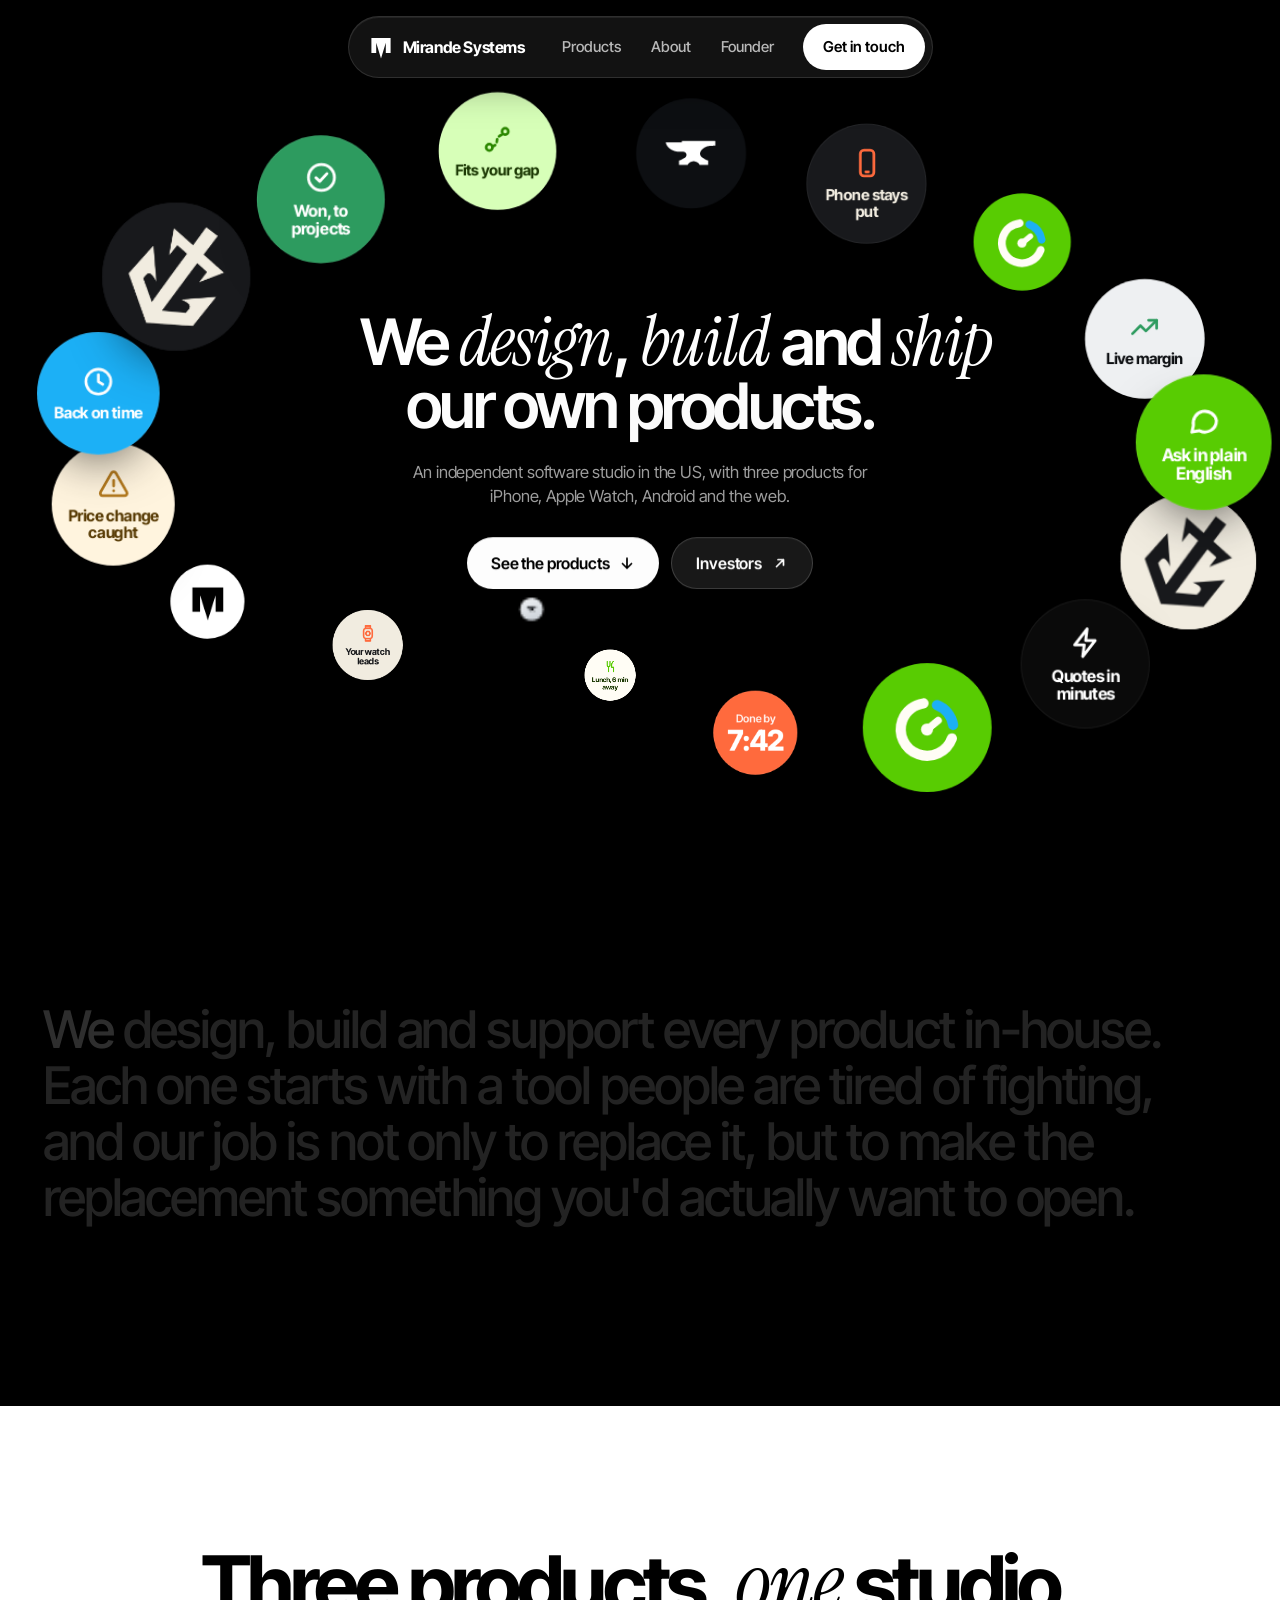
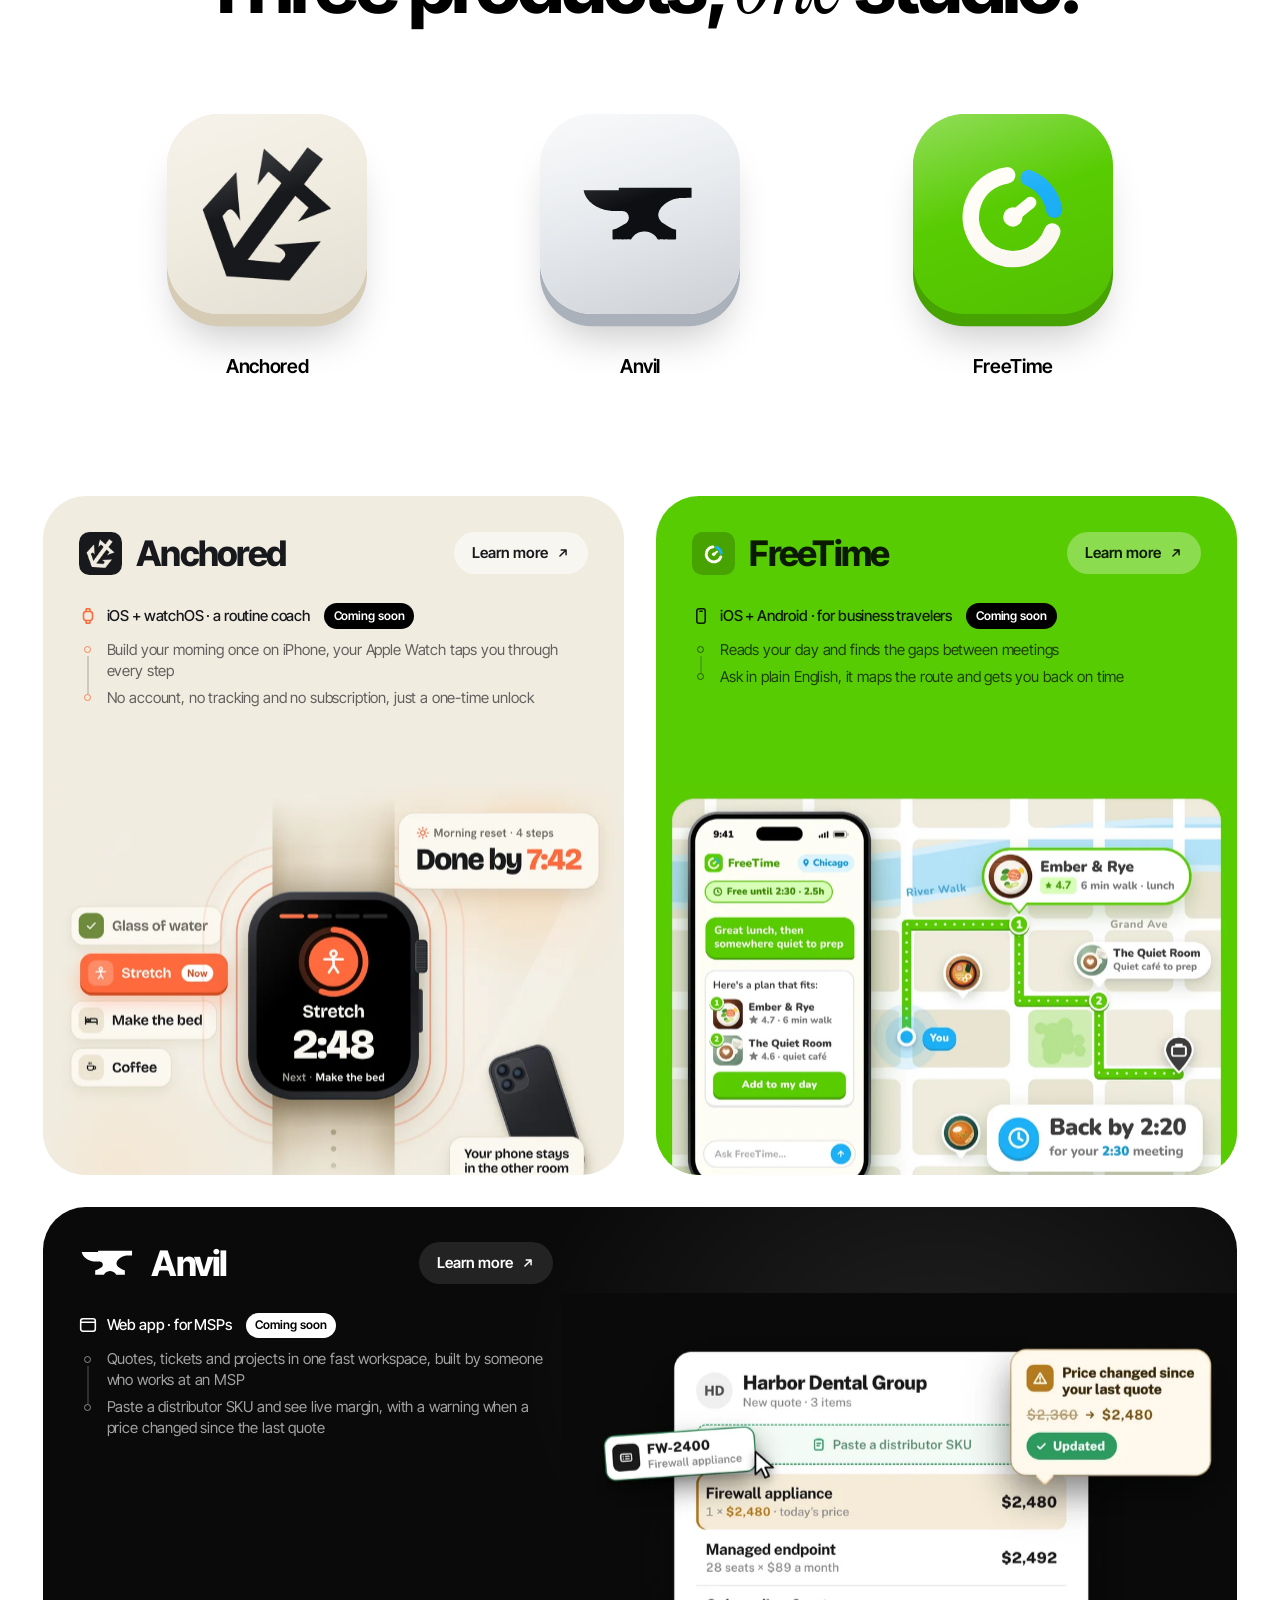
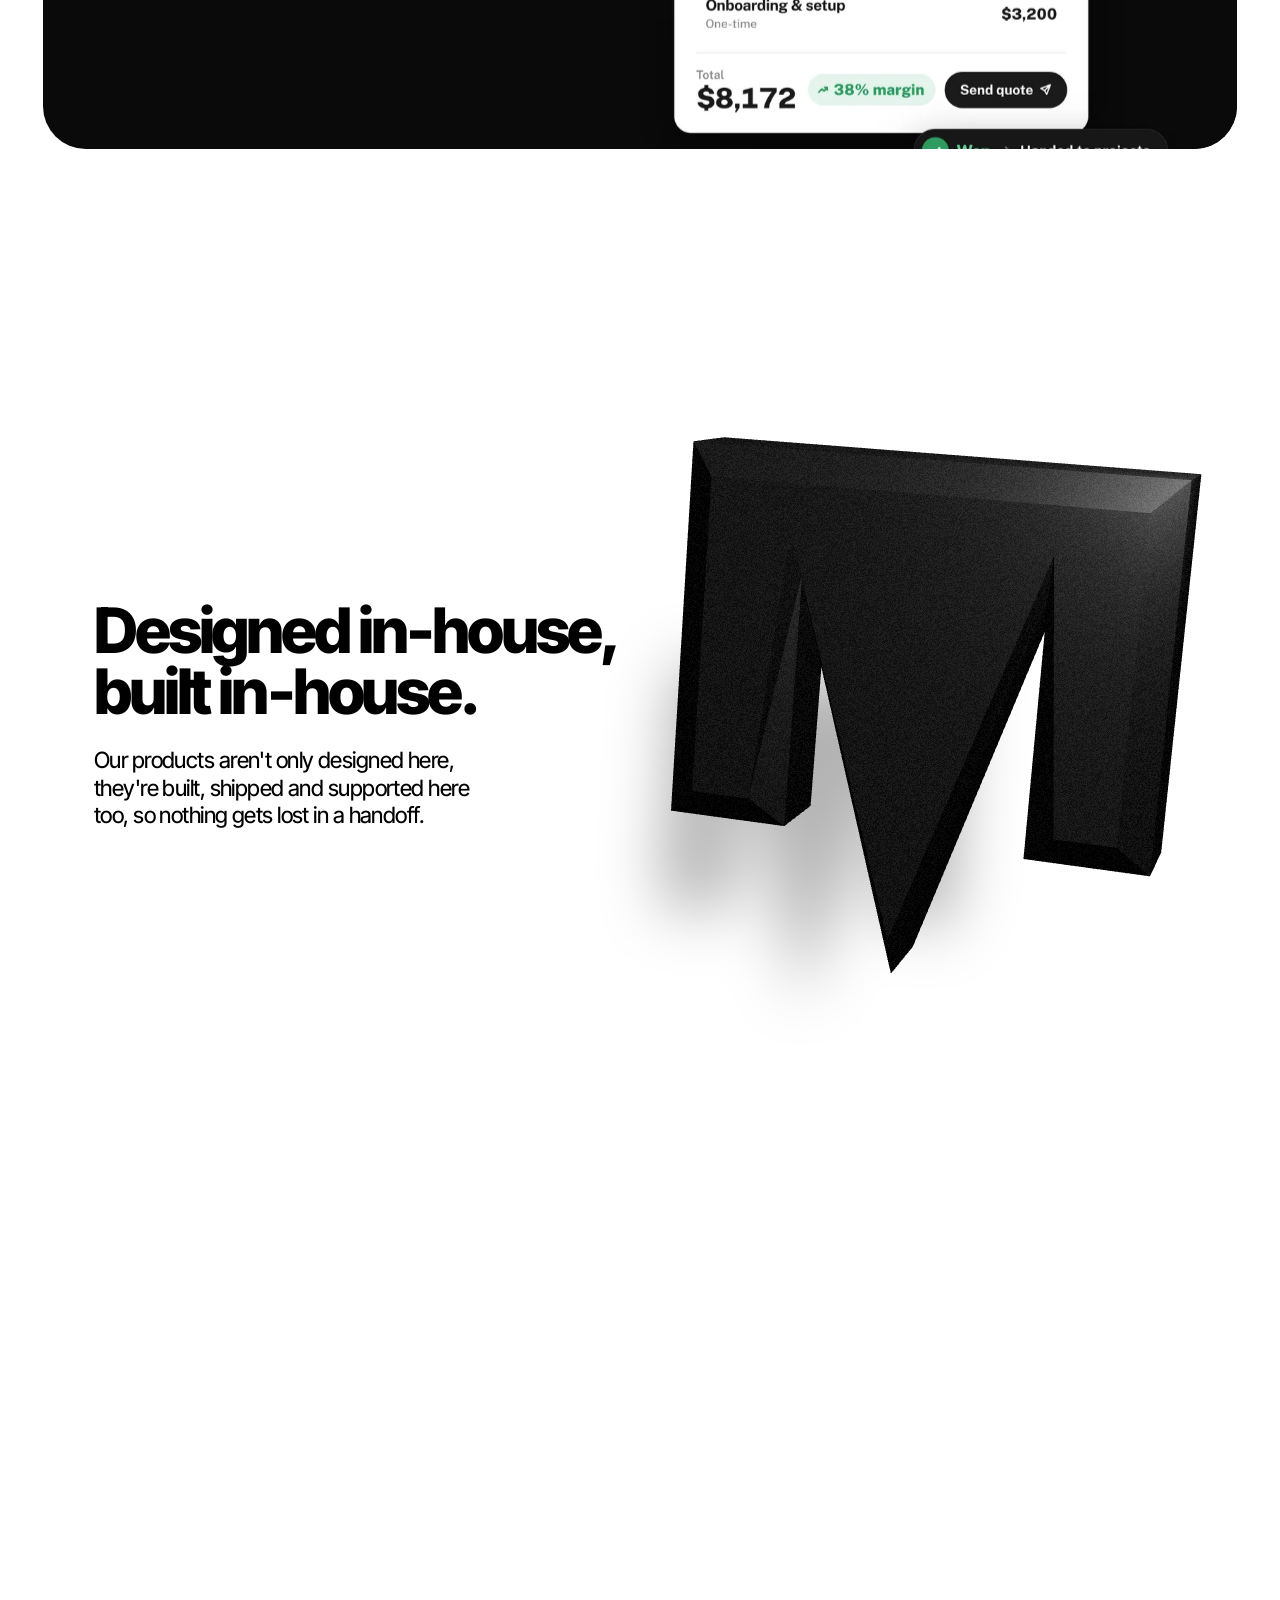
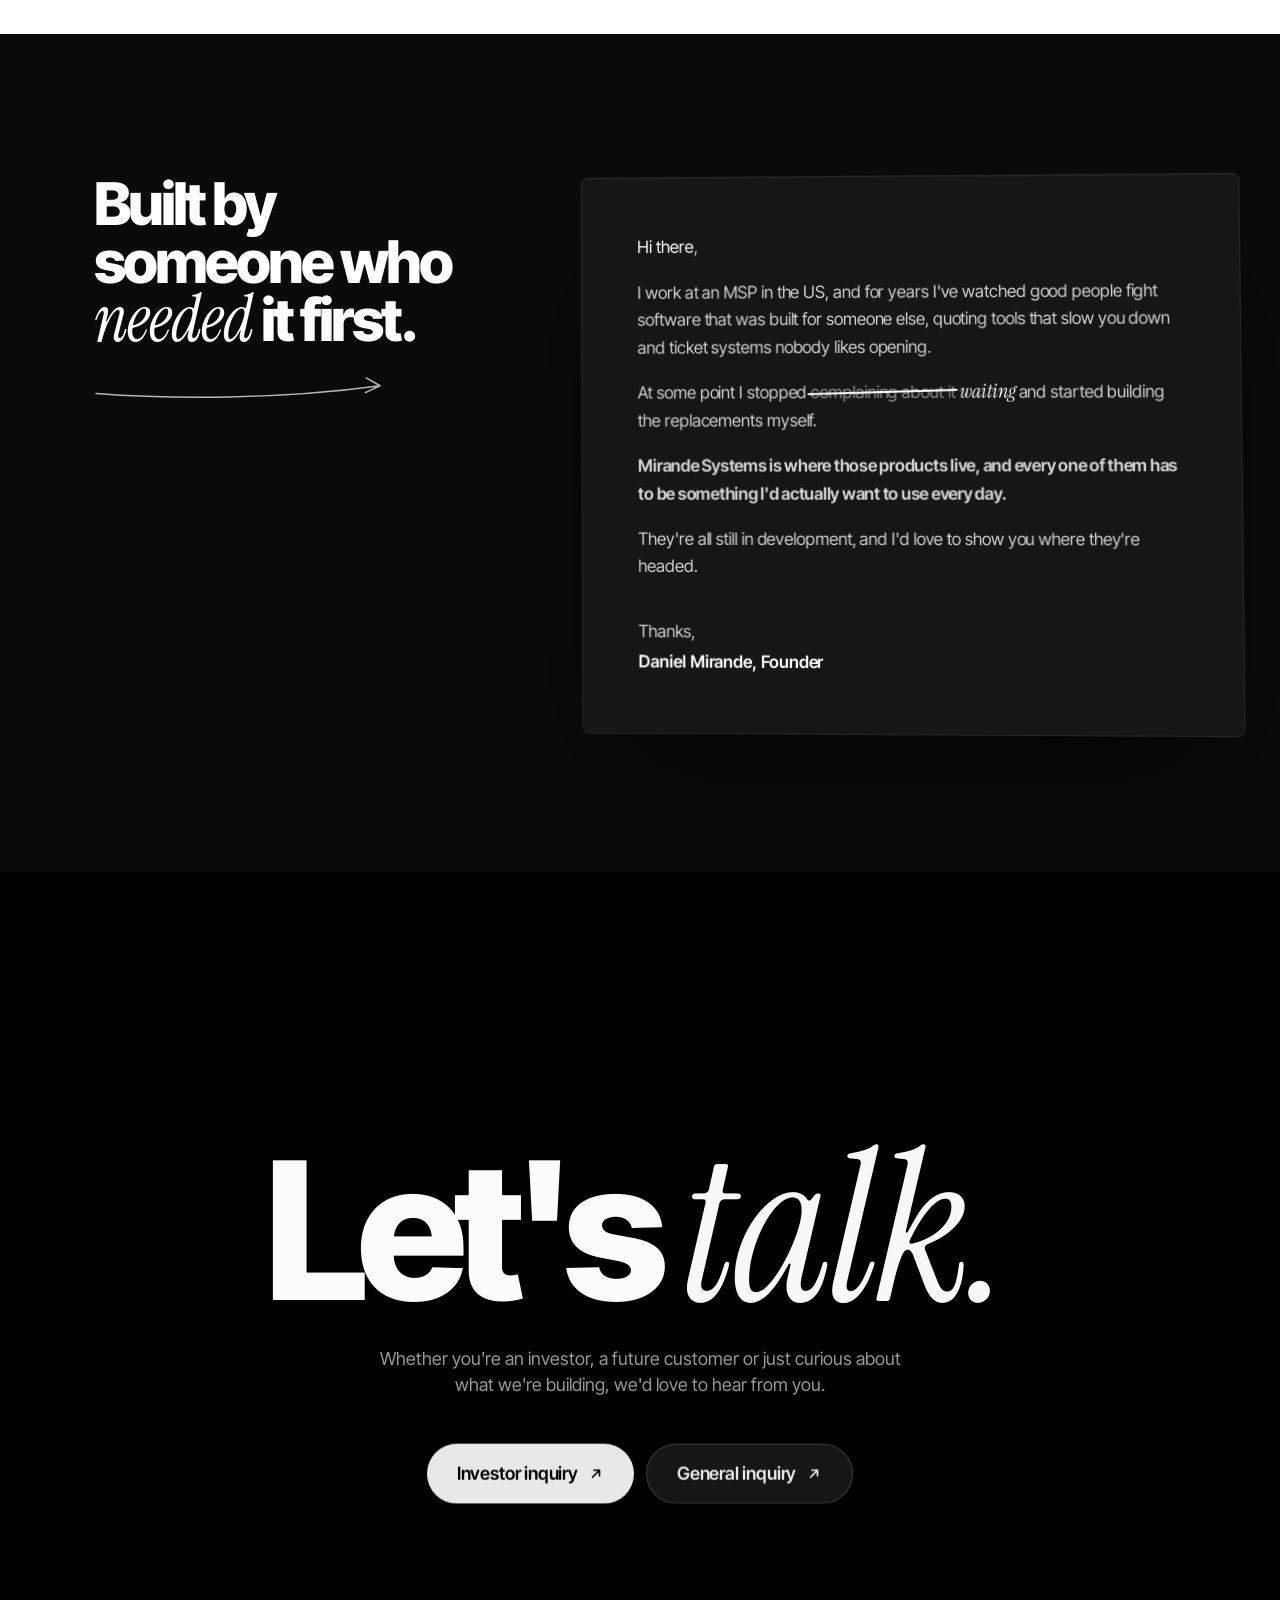
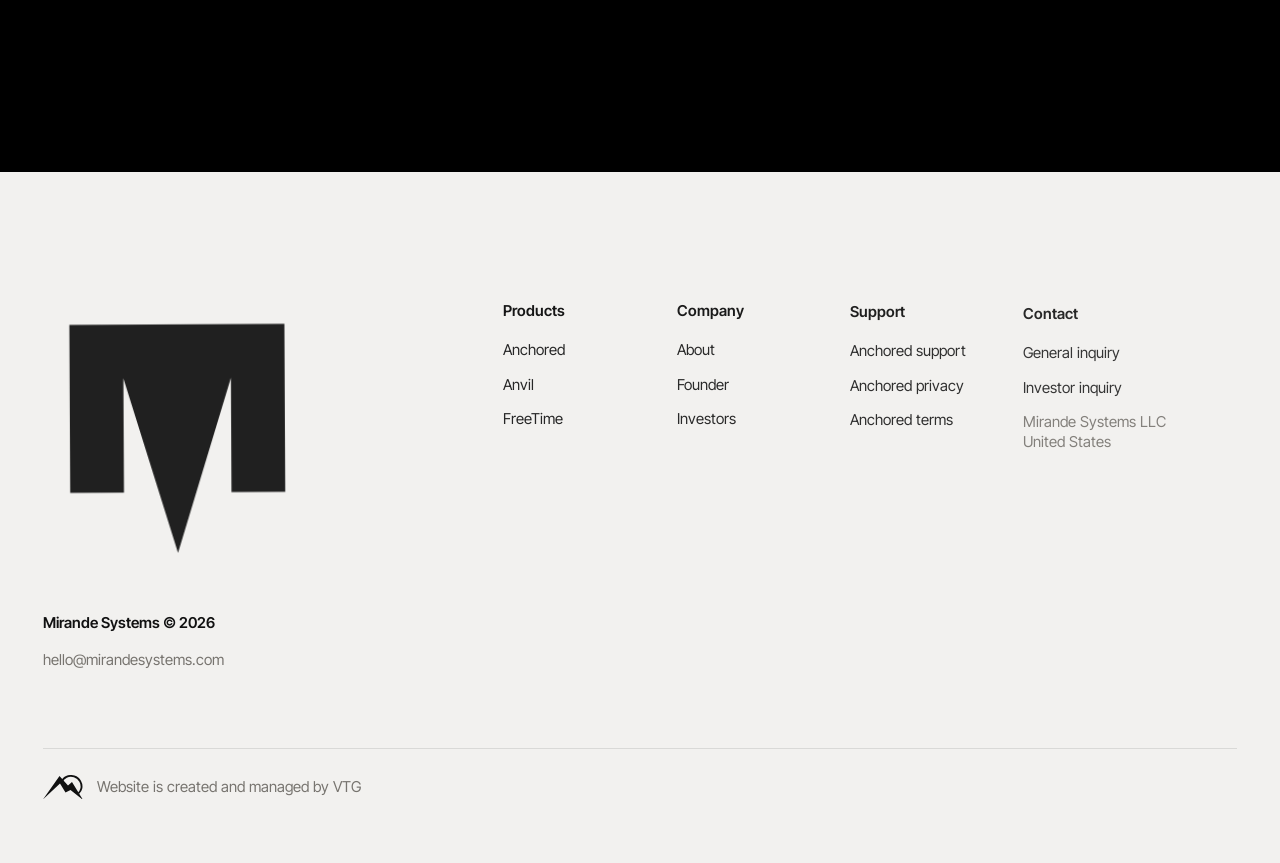
<file: index.html>
<!DOCTYPE html>
<html lang="en">
<head>
<meta charset="UTF-8">
<meta name="viewport" content="width=device-width, initial-scale=1, viewport-fit=cover">
<title>Mirande Systems · Independent software studio</title>
<meta name="description" content="Mirande Systems is an independent software studio in the US. We design, build and ship our own products: Anchored, Anvil and FreeTime.">
<meta name="theme-color" content="#000000">
<link rel="canonical" href="https://www.mirandesystems.com/">
<meta property="og:type" content="website">
<meta property="og:site_name" content="Mirande Systems">
<meta property="og:title" content="Mirande Systems · We design, build and ship our own products">
<meta property="og:description" content="An independent software studio in the US, with three products for iPhone, Apple Watch, Android and the web: Anchored, Anvil and FreeTime.">
<meta property="og:url" content="https://www.mirandesystems.com/">
<meta property="og:image" content="https://www.mirandesystems.com/assets/site/img/og-image.png">
<meta property="og:image:width" content="1200">
<meta property="og:image:height" content="630">
<meta name="twitter:card" content="summary_large_image">
<link rel="icon" href="/assets/site/img/m.svg" type="image/svg+xml">
<link rel="apple-touch-icon" href="/assets/site/img/apple-touch-icon.png">
<link rel="preconnect" href="https://fonts.googleapis.com">
<link rel="preconnect" href="https://fonts.gstatic.com" crossorigin>
<link href="https://fonts.googleapis.com/css2?family=Inter+Tight:ital,wght@0,300..900;1,300..900&family=Instrument+Serif:ital@0;1&display=swap" rel="stylesheet">
<link rel="stylesheet" href="/assets/site/site.css">
<link rel="modulepreload" href="/assets/site/js/main.js">
<link rel="modulepreload" href="/assets/site/js/orbit.js">
<link rel="modulepreload" href="/assets/site/js/m3d.js">
<link rel="modulepreload" href="/assets/site/lib/three-m3d.js">
<script>
  // decide on the preloader before first paint (skip on reduced motion, repeat visits, ?nopre)
  (function () {
    var q = location.search, d = document.documentElement;
    var reduce = window.matchMedia('(prefers-reduced-motion: reduce)').matches;
    var seen = false; try { seen = sessionStorage.getItem('ms-pre') === '1'; } catch (e) {}
    var pre = !reduce && q.indexOf('nopre') < 0 && (!seen || q.indexOf('pre') > -1 && q.indexOf('nopre') < 0);
    d.classList.add(pre ? 'has-pre' : 'no-pre');
    if (reduce) d.classList.add('reduce');
    else { d.classList.add('js-intro'); setTimeout(function () { d.classList.remove('js-intro'); }, 5000); }
    d.classList.add('hero-orbit');
  })();
</script>
</head>
<body>

<svg width="0" height="0" style="position:absolute" aria-hidden="true" focusable="false">
  <defs>
    <symbol id="i-m" viewBox="0 0 200 200"><path d="M 20 25 L 180 25 L 180 150 L 140 150 L 140 65 L 100 195 L 60 65 L 60 150 L 20 150 Z" fill="currentColor"/></symbol>
    <symbol id="i-arrow" viewBox="0 0 16 16"><path d="M4.5 11.5l7-7M6 4.5h5.5V10" fill="none" stroke="currentColor" stroke-width="1.7" stroke-linecap="round" stroke-linejoin="round"/></symbol>
    <symbol id="i-down" viewBox="0 0 16 16"><path d="M8 3v10M3.5 8.5L8 13l4.5-4.5" fill="none" stroke="currentColor" stroke-width="1.7" stroke-linecap="round" stroke-linejoin="round"/></symbol>
    <symbol id="i-watch" viewBox="0 0 16 16"><g fill="none" stroke="currentColor" stroke-width="1.4" stroke-linejoin="round"><rect x="4" y="4" width="8" height="8" rx="2.4"/><path d="M6 4l.5-2.5h3L10 4M6 12l.5 2.5h3L10 12"/></g></symbol>
    <symbol id="i-phone" viewBox="0 0 16 16"><g fill="none" stroke="currentColor" stroke-width="1.4"><rect x="4.25" y="1.5" width="7.5" height="13" rx="2"/><path d="M7 3.7h2" stroke-linecap="round"/></g></symbol>
    <symbol id="i-web" viewBox="0 0 16 16"><g fill="none" stroke="currentColor" stroke-width="1.4"><rect x="1.5" y="2.5" width="13" height="11" rx="2"/><path d="M1.5 5.5h13"/></g></symbol>
    <symbol id="i-shield" viewBox="0 0 16 16"><path d="M8 1.6l5.2 2v4c0 3.2-2.2 5.6-5.2 6.8C5 13.2 2.8 10.8 2.8 7.6v-4z" fill="none" stroke="currentColor" stroke-width="1.4" stroke-linejoin="round"/></symbol>
    <symbol id="i-flow" viewBox="0 0 16 16"><g fill="none" stroke="currentColor" stroke-width="1.4" stroke-linecap="round"><circle cx="3.5" cy="4" r="1.8"/><circle cx="12.5" cy="12" r="1.8"/><path d="M5.3 4h3.2a2 2 0 012 2v4"/></g></symbol>
    <symbol id="i-tag" viewBox="0 0 16 16"><g fill="none" stroke="currentColor" stroke-width="1.4" stroke-linejoin="round"><path d="M8.6 1.8h5.6v5.6L7.6 14 2 8.4z"/><circle cx="11.3" cy="4.7" r="1"/></g></symbol>
    <symbol id="i-pin" viewBox="0 0 16 16"><g fill="none" stroke="currentColor" stroke-width="1.4"><path d="M8 14.5s4.6-4.3 4.6-8a4.6 4.6 0 10-9.2 0c0 3.7 4.6 8 4.6 8z"/><circle cx="8" cy="6.5" r="1.7"/></g></symbol>
    <symbol id="i-gap" viewBox="0 0 16 16"><g fill="none" stroke="currentColor" stroke-width="1.4" stroke-linecap="round"><path d="M13.2 5.2A5.8 5.8 0 108 2.2"/><path d="M8 5v3l2 1.4"/></g></symbol>
    <symbol id="i-lock" viewBox="0 0 16 16"><g fill="none" stroke="currentColor" stroke-width="1.4"><rect x="3" y="7" width="10" height="7.5" rx="1.8"/><path d="M5.3 7V5.2a2.7 2.7 0 015.4 0V7"/></g></symbol>
    <symbol id="i-ft" viewBox="0 0 100 100">
      <circle cx="50" cy="52" r="27" fill="none" stroke="#FFFDF5" stroke-width="10.5" stroke-linecap="round" stroke-dasharray="114 200" transform="rotate(20 50 52)"/>
      <circle cx="50" cy="52" r="27" fill="none" stroke="#1CB0F6" stroke-width="10.5" stroke-linecap="round" stroke-dasharray="27.3 200" transform="rotate(292 50 52)"/>
      <path d="M50 52L61.4 42.8" stroke="#FFFDF5" stroke-width="7.5" stroke-linecap="round"/>
      <circle cx="50" cy="52" r="6.2" fill="#FFFDF5"/>
    </symbol>
  </defs>
</svg>

<!-- 0 · preloader (dot matrix) -->
<div class="pre" id="pre" aria-hidden="true"><canvas id="pre-canvas"></canvas></div>

<!-- 1 · floating glass pill nav -->
<header class="nav" id="nav">
  <div class="nav__pill">
    <a class="nav__brand" href="#top" aria-label="Mirande Systems, back to top">
      <svg class="nav__m" aria-hidden="true"><use href="#i-m"/></svg>
      <span>Mirande Systems</span>
    </a>
    <nav class="nav__links" aria-label="Primary">
      <a href="#products">Products</a>
      <a href="#about">About</a>
      <a href="#founder">Founder</a>
    </nav>
    <a class="nav__cta" href="#contact">Get in touch</a>
  </div>
</header>

<main id="top">

  <!-- 2 · hero -->
  <section class="hero" data-theme="dark" aria-labelledby="hero-title">
    <div class="hero__copy">
      <h1 class="hero__title" id="hero-title">
        <span class="line">We <em>design</em>, <em>build</em> and <em>ship</em></span>
        <span class="line">our own products.</span>
      </h1>
      <p class="hero__sub">An independent software studio in the US, with three products for iPhone, Apple&nbsp;Watch, Android and the&nbsp;web.</p>
      <div class="hero__ctas">
        <a class="pill pill--solid" href="#products">See the products <svg aria-hidden="true"><use href="#i-down"/></svg></a>
        <a class="pill pill--glass" href="mailto:hello@mirandesystems.com?subject=Investor%20inquiry">Investors <svg aria-hidden="true"><use href="#i-arrow"/></svg></a>
      </div>
    </div>

    <!-- Tiny-style orbit (drag to spin) -->
    <div class="orbit" id="orbit" aria-hidden="true">
      <div class="orbit__ring" id="orbit-ring"></div>
    </div>

    <ul class="sr-only">
      <li>Anchored, a routine coach for iPhone and Apple Watch</li>
      <li>Anvil, a quoting, ticketing and project workspace for MSPs</li>
      <li>FreeTime, an AI companion for business travelers on iOS and Android</li>
    </ul>
  </section>

  <!-- 4 · blur-reveal statement -->
  <section class="statement" id="about" data-theme="dark" aria-label="About the studio">
    <p class="statement__text" id="statement-text">We design, build and support every product in-house. Each one starts with a tool people are tired of fighting, and our job is not only to replace it, but to make the replacement something you'd actually want to open.</p>
  </section>

  <!-- 5 · products -->
  <section class="products" id="products" data-theme="light" aria-labelledby="products-title">
    <h2 class="products__title" id="products-title">Three products, <em>one</em> studio.</h2>

    <div class="apps">
      <button class="app" type="button" data-target="#p-anchored" aria-label="Anchored, jump to product">
        <span class="app__tile app__tile--anchored"><span class="app__face"><img src="/assets/site/img/anchored-icon.png" alt=""></span></span>
        <span class="app__name">Anchored</span>
      </button>
      <button class="app" type="button" data-target="#p-anvil" aria-label="Anvil, jump to product">
        <span class="app__tile app__tile--anvil"><span class="app__face"><span class="anvil-mark"></span></span></span>
        <span class="app__name">Anvil</span>
      </button>
      <button class="app" type="button" data-target="#p-freetime" aria-label="FreeTime, jump to product">
        <span class="app__tile app__tile--freetime"><span class="app__face"><svg><use href="#i-ft"/></svg></span></span>
        <span class="app__name">FreeTime</span>
      </button>
    </div>

    <div class="cards">
      <article class="pcard pcard--anchored" id="p-anchored">
        <header class="pcard__head">
          <h3 class="pcard__brand"><img src="/assets/site/img/anchored-icon-dark.png" alt="" class="pcard__icon">Anchored</h3>
          <a class="pcard__more" href="/anchored/">Learn more <svg aria-hidden="true"><use href="#i-arrow"/></svg></a>
        </header>
        <p class="pcard__meta"><svg aria-hidden="true"><use href="#i-watch"/></svg>iOS + watchOS · a routine coach <span class="pcard__tag">Coming soon</span></p>
        <ul class="pcard__facts">
          <li>Build your morning once on iPhone, your Apple&nbsp;Watch taps you through every step</li>
          <li>No account, no tracking and no subscription, just a one-time unlock</li>
        </ul>
        <div class="pcard__media">
          <figure class="pcard__visual">
            <picture>
              <source media="(max-width: 700px)" srcset="/assets/site/visuals/anchored-square-640.webp 640w, /assets/site/visuals/anchored-square-1200.webp 1200w" sizes="92vw" type="image/webp" width="1200" height="1200">
              <img src="/assets/site/visuals/anchored-card-1600.webp" srcset="/assets/site/visuals/anchored-card-960.webp 960w, /assets/site/visuals/anchored-card-1600.webp 1600w, /assets/site/visuals/anchored-card-2400.webp 2400w" sizes="(max-width: 1100px) 92vw, min(46vw, 650px)" width="1600" height="1200" alt="Anchored: your Apple Watch walks you through a four-step morning routine while your phone stays in the other room, done by 7:42" fetchpriority="low" decoding="async">
            </picture>
          </figure>
        </div>
      </article>

      <article class="pcard pcard--freetime" id="p-freetime">
        <header class="pcard__head">
          <h3 class="pcard__brand"><svg class="pcard__icon" aria-hidden="true"><use href="#i-ft"/></svg>FreeTime</h3>
          <a class="pcard__more" href="/freetime/">Learn more <svg aria-hidden="true"><use href="#i-arrow"/></svg></a>
        </header>
        <p class="pcard__meta"><svg aria-hidden="true"><use href="#i-phone"/></svg>iOS + Android · for business travelers <span class="pcard__tag">Coming soon</span></p>
        <ul class="pcard__facts">
          <li>Reads your day and finds the gaps between meetings</li>
          <li>Ask in plain English, it maps the route and gets you back on time</li>
        </ul>
        <div class="pcard__media">
          <figure class="pcard__visual">
            <picture>
              <source media="(max-width: 700px)" srcset="/assets/site/visuals/freetime-square-640.webp 640w, /assets/site/visuals/freetime-square-1200.webp 1200w" sizes="92vw" type="image/webp" width="1200" height="1200">
              <img src="/assets/site/visuals/freetime-card-1600.webp" srcset="/assets/site/visuals/freetime-card-960.webp 960w, /assets/site/visuals/freetime-card-1600.webp 1600w, /assets/site/visuals/freetime-card-2400.webp 2400w" sizes="(max-width: 1100px) 92vw, min(46vw, 650px)" width="1600" height="1200" alt="FreeTime: in an unfamiliar city with a free gap until 2:30, it finds a good lunch spot six minutes away and a quiet café to prep, maps the walk and gets you back in time" fetchpriority="low" decoding="async">
            </picture>
          </figure>
        </div>
      </article>

      <article class="pcard pcard--anvil pcard--wide" id="p-anvil">
        <div class="pcard__col">
          <header class="pcard__head">
            <h3 class="pcard__brand"><span class="anvil-mark pcard__icon"></span>Anvil</h3>
            <a class="pcard__more" href="/anvil/">Learn more <svg aria-hidden="true"><use href="#i-arrow"/></svg></a>
          </header>
          <p class="pcard__meta"><svg aria-hidden="true"><use href="#i-web"/></svg>Web app · for MSPs <span class="pcard__tag">Coming soon</span></p>
          <ul class="pcard__facts">
            <li>Quotes, tickets and projects in one fast workspace, built by someone who works at an MSP</li>
            <li>Paste a distributor SKU and see live margin, with a warning when a price changed since the last quote</li>
          </ul>
        </div>
        <div class="pcard__media">
          <figure class="pcard__visual">
            <picture>
              <source media="(max-width: 700px)" srcset="/assets/site/visuals/anvil-square-640.webp 640w, /assets/site/visuals/anvil-square-1200.webp 1200w" sizes="92vw" type="image/webp" width="1200" height="1200">
              <img src="/assets/site/visuals/anvil-card-1600.webp" srcset="/assets/site/visuals/anvil-card-960.webp 960w, /assets/site/visuals/anvil-card-1600.webp 1600w, /assets/site/visuals/anvil-card-2400.webp 2400w" sizes="(max-width: 1100px) 92vw, min(56vw, 790px)" width="1600" height="1200" alt="Anvil: paste a distributor SKU into a quote, see the margin, get warned that a price changed since your last quote, send it, and hand the won deal to projects" fetchpriority="low" decoding="async">
            </picture>
          </figure>
        </div>
      </article>
    </div>
  </section>

  <!-- 6 · giant 3D M -->
  <section class="mshow" id="mshow" data-theme="light" aria-labelledby="mshow-title">
    <div class="mshow__sticky">
      <canvas class="mshow__canvas" id="m-canvas" aria-hidden="true"></canvas>
      <div class="mshow__copy">
        <h2 class="mshow__title" id="mshow-title"><span>Designed in&#8209;house,</span><span>built in&#8209;house.</span></h2>
        <p class="mshow__body">Our products aren't only designed here, they're built, shipped and supported here too, so nothing gets lost in a handoff.</p>
      </div>
    </div>
  </section>

  <!-- 9 · founder letter -->
  <section class="founder" id="founder" data-theme="dark" aria-labelledby="founder-title">
    <div class="founder__side">
      <h2 class="founder__title" id="founder-title">Built by someone who <em>needed</em> it first.</h2>
      <svg class="founder__arrow" viewBox="0 0 300 30" aria-hidden="true"><path d="M2 20C80 26 190 26 292 12M278 4l14 8-15 7" fill="none" stroke="currentColor" stroke-width="1.6" stroke-linecap="round" stroke-linejoin="round"/></svg>
    </div>
    <article class="letter" id="letter">
      <p class="letter__hi">Hi there,</p>
      <p>I work at an MSP in the US, and for years I've watched good people fight software that was built for someone else, quoting tools that slow you down and ticket systems nobody likes opening.</p>
      <p>At some point I stopped <s class="letter__strike"><span>complaining about it</span></s> <span class="letter__edit">waiting for someone else to fix it</span> and started building the replacements myself.</p>
      <p class="letter__hl"><mark>Mirande Systems is where those products live, and every one of them has to be something I'd actually want to use every day.</mark></p>
      <p>They're all still in development, and I'd love to show you where they're headed.</p>
      <div class="letter__sign">
        <p>Thanks,</p>
        <p class="letter__name">Daniel Mirande, Founder</p>
      </div>
    </article>
  </section>

  <!-- 10 · contact + footer -->
  <section class="contact" id="contact" data-theme="dark" aria-labelledby="contact-title">
    <canvas class="stars" id="stars" aria-hidden="true"></canvas>
    <div class="contact__inner">
      <h2 class="contact__title" id="contact-title">Let's <em>talk.</em></h2>
      <p class="contact__sub">Whether you're an investor, a future customer or just curious about what we're building, we'd love to hear from you.</p>
      <div class="contact__ctas">
        <a class="pill pill--solid pill--lg" href="mailto:hello@mirandesystems.com?subject=Investor%20inquiry">Investor inquiry <svg aria-hidden="true"><use href="#i-arrow"/></svg></a>
        <a class="pill pill--glass pill--lg" href="mailto:hello@mirandesystems.com">General inquiry <svg aria-hidden="true"><use href="#i-arrow"/></svg></a>
      </div>
    </div>
  </section>

  <footer class="foot" data-theme="light">
    <div class="foot__inner">
      <div class="foot__brand">
        <a class="foot__logo" href="#top" aria-label="Mirande Systems, back to top"><svg viewBox="0 0 200 200" aria-hidden="true"><use href="#i-m"/></svg></a>
        <div class="foot__legal">
          <p class="foot__copy">Mirande Systems &copy; 2026</p>
          <a href="mailto:hello@mirandesystems.com">hello@mirandesystems.com</a>
        </div>
      </div>
      <nav class="foot__cols" aria-label="Footer">
        <div class="foot__col">
          <p class="foot__h">Products</p>
          <a href="/anchored/">Anchored</a>
          <a href="/anvil/">Anvil</a>
          <a href="/freetime/">FreeTime</a>
        </div>
        <div class="foot__col">
          <p class="foot__h">Company</p>
          <a href="#about">About</a>
          <a href="#founder">Founder</a>
          <a href="mailto:hello@mirandesystems.com?subject=Investor%20inquiry">Investors</a>
        </div>
        <div class="foot__col">
          <p class="foot__h">Support</p>
          <a href="/anchored/support/">Anchored support</a>
          <a href="/anchored/privacy/">Anchored privacy</a>
          <a href="/anchored/terms/">Anchored terms</a>
        </div>
        <div class="foot__col">
          <p class="foot__h">Contact</p>
          <a href="mailto:hello@mirandesystems.com">General inquiry</a>
          <a href="mailto:hello@mirandesystems.com?subject=Investor%20inquiry">Investor inquiry</a>
          <p class="foot__note">Mirande Systems LLC<br>United States</p>
        </div>
      </nav>
    </div>
    <a class="foot__credit" href="https://usevantagetech.com" target="_blank" rel="noopener">
      <svg viewBox="217.345 212.675 316.602 197.112" aria-hidden="true"><path fill="currentColor" d="M217.345 405.829L347.943 219.825L415.221 295.018L446.881 267.316L533.947 409.787L435.009 330.636L395.434 350.424L351.901 279.188Z"/><path fill="none" stroke="currentColor" stroke-width="15" d="M364.549 270.615C376.457 231.719 421.130 210.910 464.327 224.135C508.800 237.751 528.167 284.053 520.981 318.509C517.100 337.122 505.980 349.839 499.166 356.376"/></svg>
      <span>Website is created and managed by VTG</span>
    </a>
  </footer>
</main>


<script src="/assets/site/lib/gsap.min.js"></script>
<script src="/assets/site/lib/ScrollTrigger.min.js"></script>
<script src="/assets/site/lib/SplitText.min.js"></script>
<script type="module" src="/assets/site/js/main.js"></script>
</body>
</html>
</file>
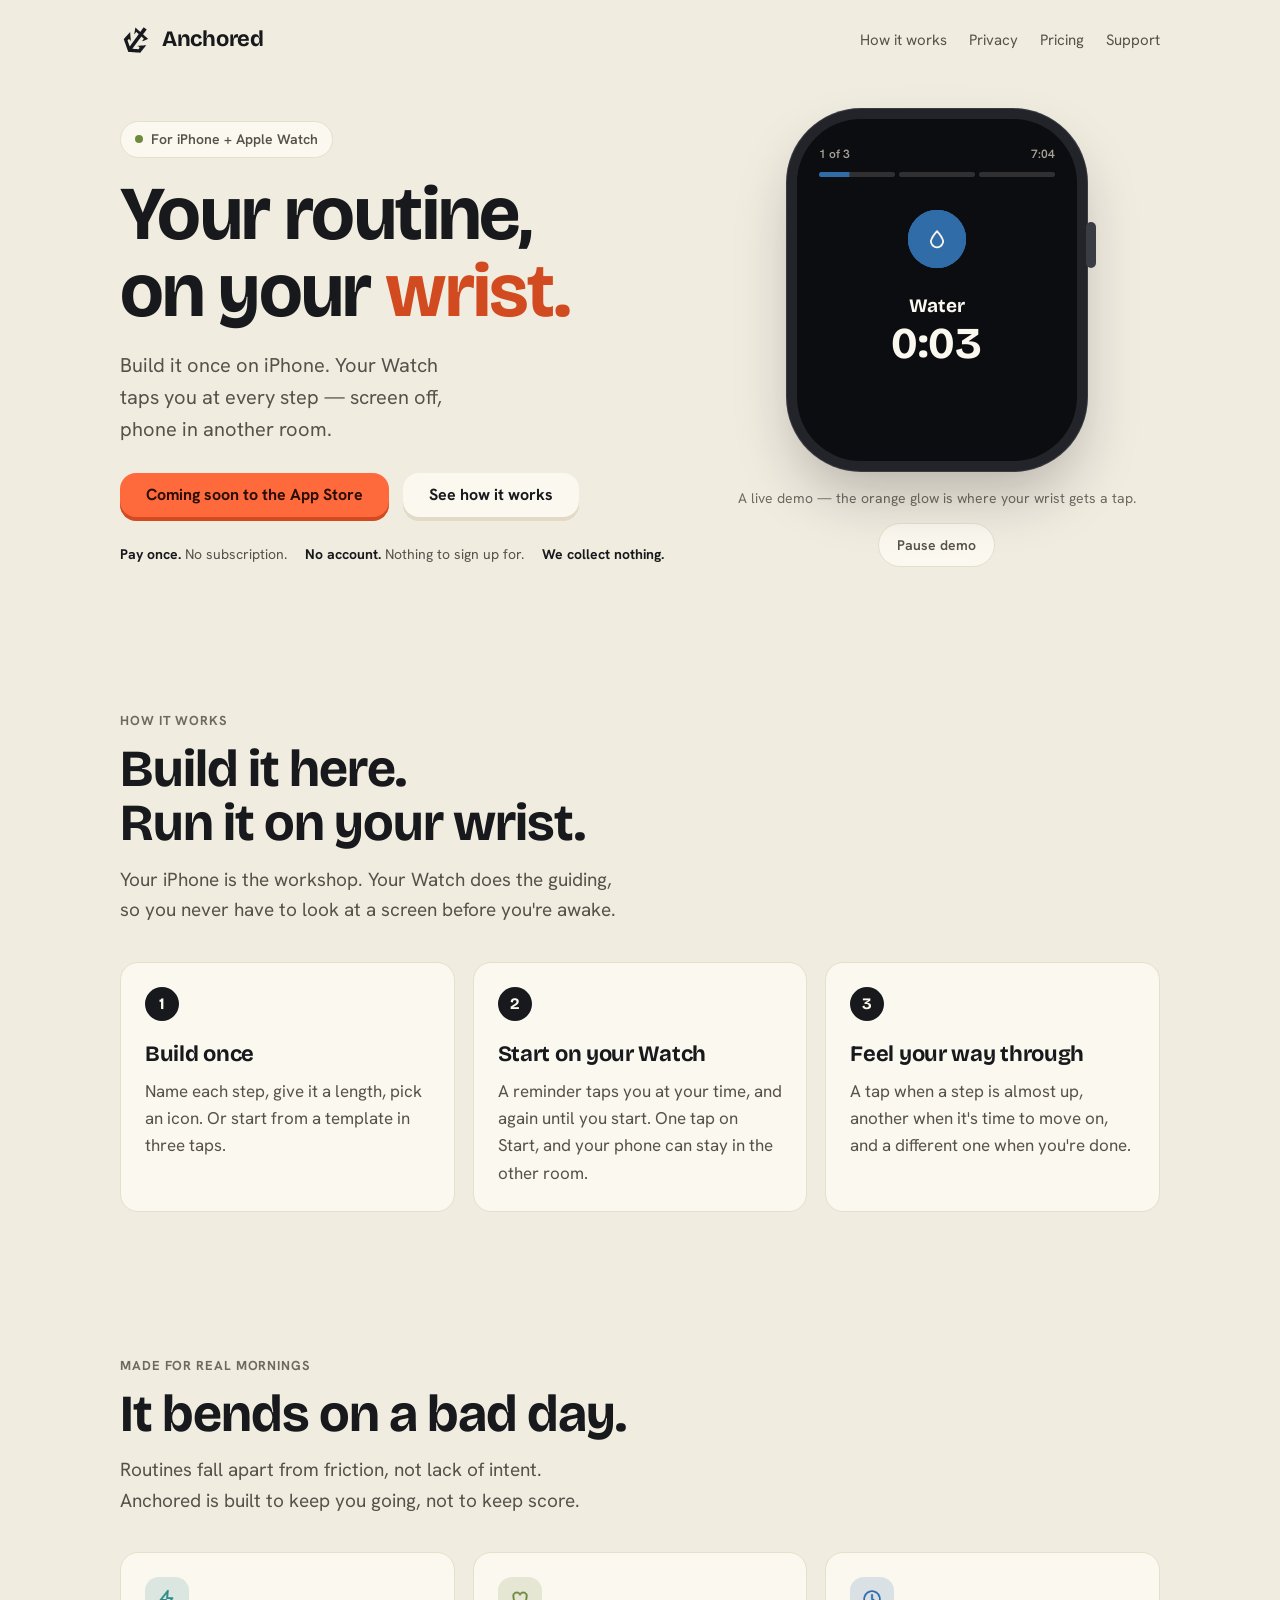
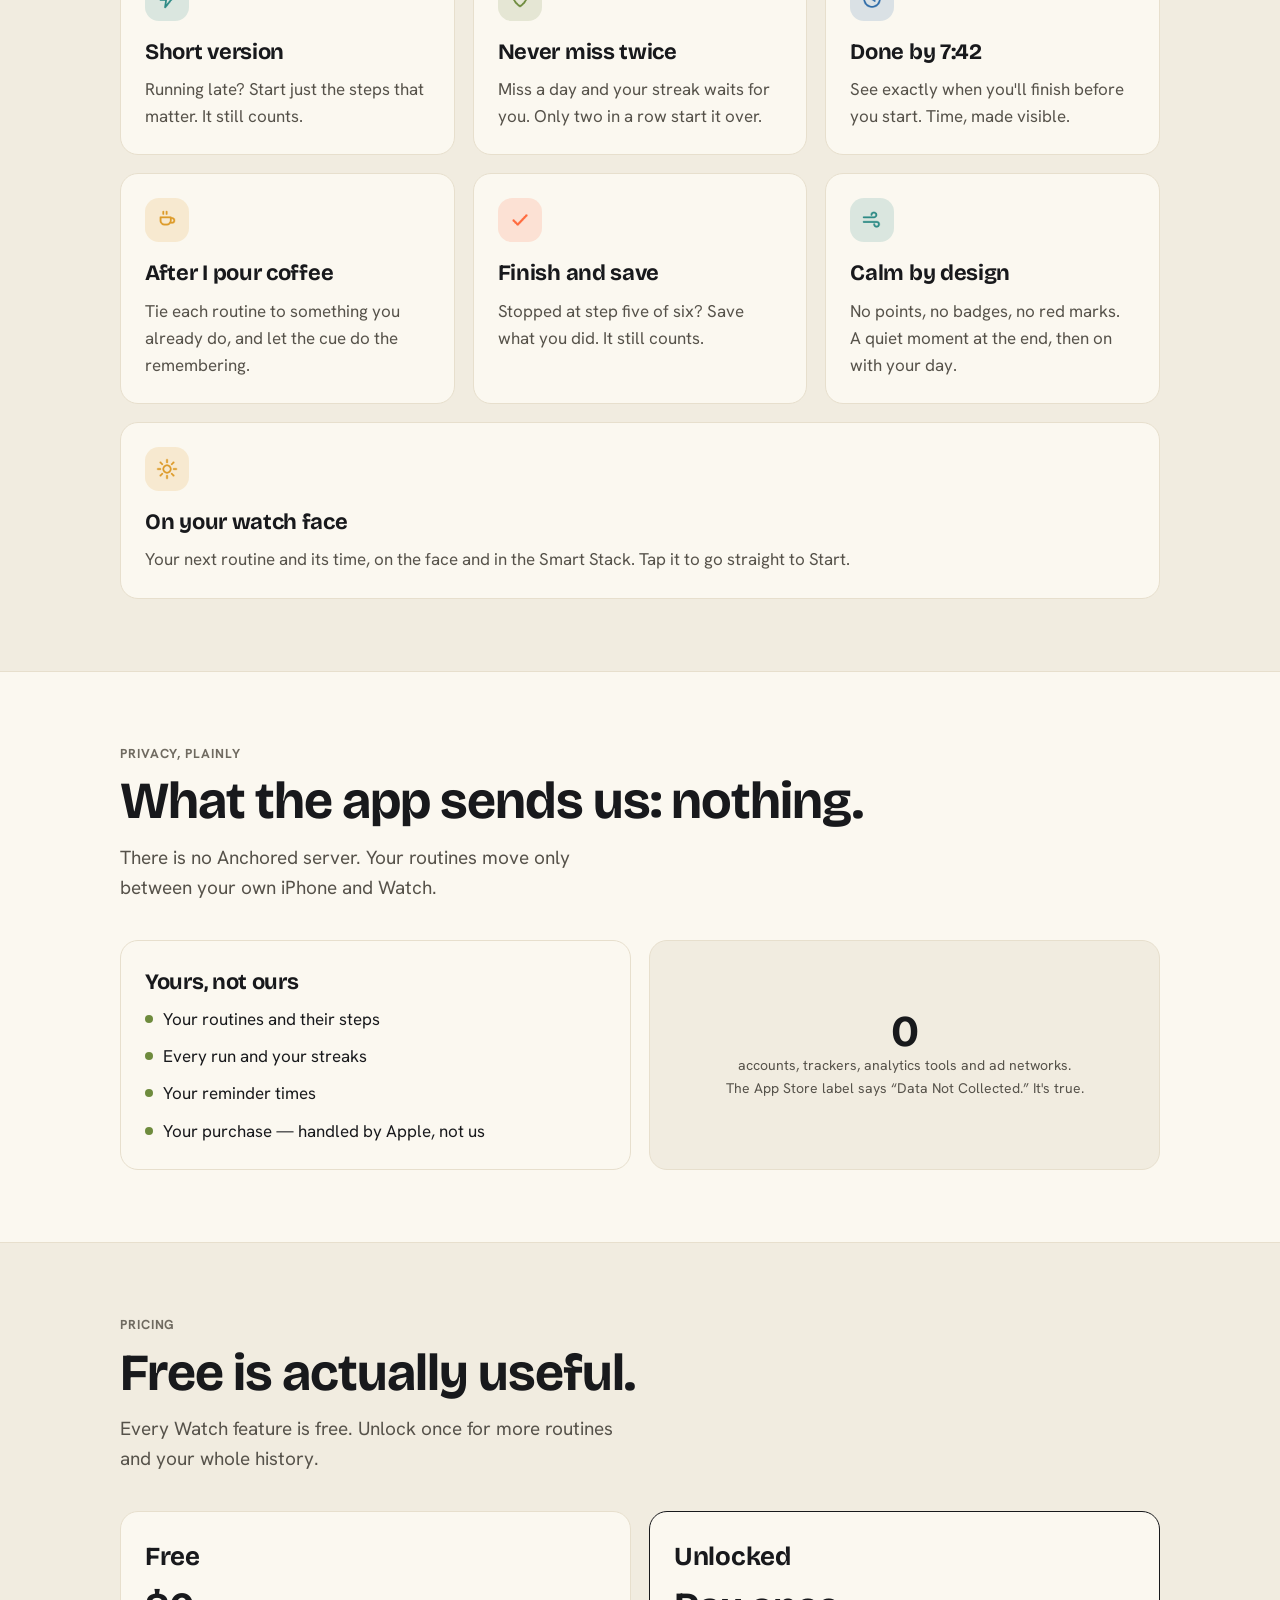
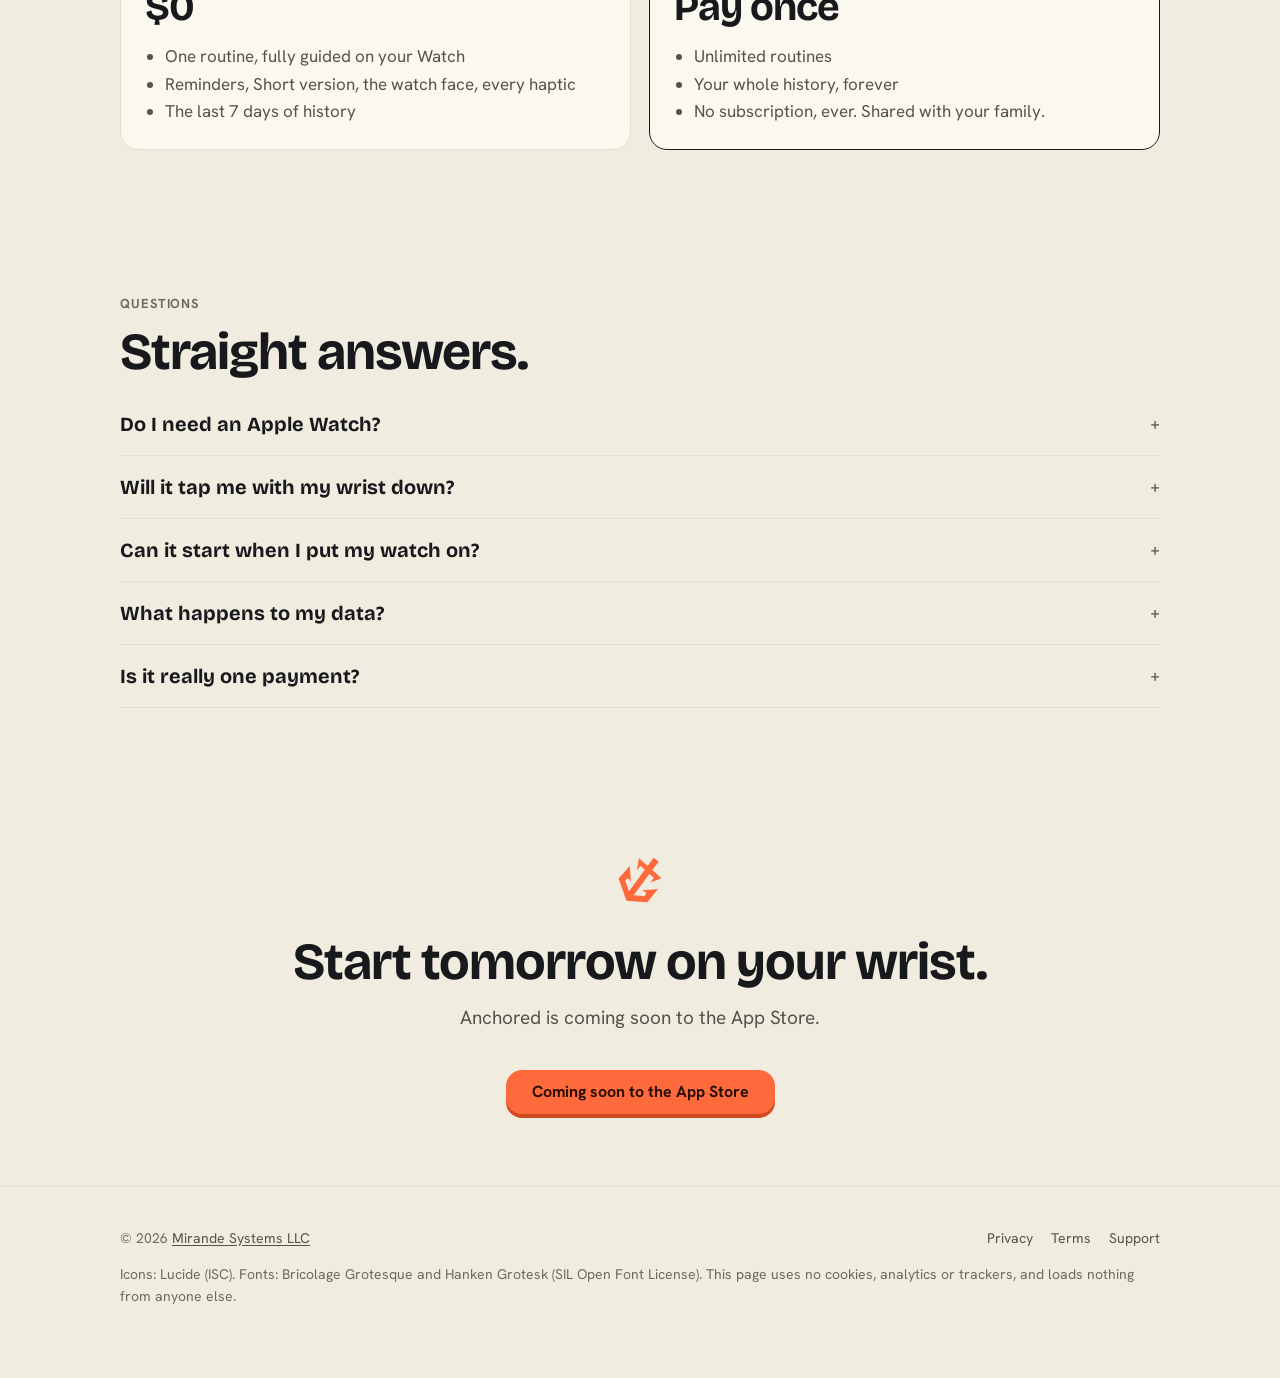
<file: anchored/index.html>
<!DOCTYPE html>
<html lang="en">
<head>
<meta charset="utf-8">
<meta name="viewport" content="width=device-width, initial-scale=1">
<title>Anchored — Your routine, on your wrist</title>
<meta name="description" content="Build a routine once on iPhone. Your Apple Watch taps you through every step — screen off, phone in another room. Pay once. The app collects nothing.">
<meta name="theme-color" content="#F1ECE0">
<link rel="canonical" href="https://www.mirandesystems.com/anchored/">
<link rel="icon" href="/anchored/assets/favicon.svg" type="image/svg+xml">
<link rel="stylesheet" href="/anchored/style.css">
</head>
<body>

<div class="wrap">
  <nav class="nav" aria-label="Main">
    <a class="brand" href="/anchored/"><i class="mark" aria-hidden="true"></i><span>Anchored</span></a>
    <div class="links">
      <a href="#how">How it works</a>
      <a href="#privacy">Privacy</a>
      <a href="#pricing">Pricing</a>
      <a href="/anchored/support">Support</a>
    </div>
  </nav>
</div>

<main>
<div class="wrap">
  <header class="hero">
    <div>
      <span class="pill"><i class="dot" aria-hidden="true"></i>For iPhone + Apple Watch</span>
      <h1>Your routine,<br>on your <em>wrist.</em></h1>
      <p class="lede">Build it once on iPhone. Your Watch taps you at every step — screen off, phone in another room.</p>
      <div class="cta-row">
        <span class="ledge" aria-disabled="true">Coming soon to the App Store</span>
        <a class="ledge quiet" href="#how">See how it works</a>
      </div>
      <div class="trust">
        <span><b>Pay once.</b> No subscription.</span>
        <span><b>No account.</b> Nothing to sign up for.</span>
        <span><b>We collect nothing.</b></span>
      </div>
    </div>

    <div class="watch-stage">
      <div class="watch" id="watch" role="img" aria-label="Anchored running on an Apple Watch: a step called Stretch counts down, then the routine finishes with the word Anchored.">
        <i class="crown" aria-hidden="true"></i>
        <div class="tap" id="tap" aria-hidden="true"></div>
        <div aria-hidden="true">
          <div class="w-top"><span id="w-count">1 of 3</span><span id="w-clock">7:04</span></div>
          <div class="w-bar" id="w-bar"><i></i><i></i><i></i></div>
          <div class="w-anim">
            <i class="w-ring"></i><i class="w-ring two"></i>
            <div class="w-core"><i class="glyph" id="w-glyph" style="--src:url('/anchored/assets/icons/droplet.png')"></i></div>
          </div>
          <div class="w-name" id="w-name">Water</div>
          <div class="w-time" id="w-time">0:05</div>
          <div class="w-next" id="w-next"></div>
          <div class="w-done" id="w-done">
            <i class="ripple"></i>
            <div class="disc"><i class="glyph" style="--src:url('/anchored/assets/icons/check.png')"></i></div>
            <strong>Anchored.</strong>
            <span>All 3 steps · 12 min</span>
          </div>
        </div>
      </div>
      <p class="demo-caption" id="demo-caption">A live demo — the orange glow is where your wrist gets a tap.</p>
      <button type="button" class="demo-toggle" id="demo-toggle">Pause demo</button>
    </div>
  </header>
</div>

<section id="how">
  <div class="wrap">
    <div class="eyebrow">How it works</div>
    <h2 class="reveal">Build it here.<br>Run it on your wrist.</h2>
    <p class="section-lede reveal">Your iPhone is the workshop. Your Watch does the guiding, so you never have to look at a screen before you're awake.</p>
    <div class="steps">
      <div class="card reveal"><h3>Build once</h3><p>Name each step, give it a length, pick an icon. Or start from a template in three taps.</p></div>
      <div class="card reveal"><h3>Start on your Watch</h3><p>A reminder taps you at your time, and again until you start. One tap on Start, and your phone can stay in the other room.</p></div>
      <div class="card reveal"><h3>Feel your way through</h3><p>A tap when a step is almost up, another when it's time to move on, and a different one when you're done.</p></div>
    </div>
  </div>
</section>

<section>
  <div class="wrap">
    <div class="eyebrow">Made for real mornings</div>
    <h2 class="reveal">It bends on a bad day.</h2>
    <p class="section-lede reveal">Routines fall apart from friction, not lack of intent. Anchored is built to keep you going, not to keep score.</p>
    <div class="features">
      <div class="card feature reveal" style="--c: var(--teal)"><div class="tile"><i class="glyph" style="--src:url('/anchored/assets/icons/bolt.png')"></i></div><h3>Short version</h3><p>Running late? Start just the steps that matter. It still counts.</p></div>
      <div class="card feature reveal" style="--c: var(--olive)"><div class="tile"><i class="glyph" style="--src:url('/anchored/assets/icons/heart.png')"></i></div><h3>Never miss twice</h3><p>Miss a day and your streak waits for you. Only two in a row start it over.</p></div>
      <div class="card feature reveal" style="--c: var(--marine)"><div class="tile"><i class="glyph" style="--src:url('/anchored/assets/icons/clock.png')"></i></div><h3>Done by 7:42</h3><p>See exactly when you'll finish before you start. Time, made visible.</p></div>
      <div class="card feature reveal" style="--c: var(--amber)"><div class="tile"><i class="glyph" style="--src:url('/anchored/assets/icons/coffee.png')"></i></div><h3>After I pour coffee</h3><p>Tie each routine to something you already do, and let the cue do the remembering.</p></div>
      <div class="card feature reveal" style="--c: var(--spark)"><div class="tile"><i class="glyph" style="--src:url('/anchored/assets/icons/check.png')"></i></div><h3>Finish and save</h3><p>Stopped at step five of six? Save what you did. It still counts.</p></div>
      <div class="card feature reveal" style="--c: var(--teal)"><div class="tile"><i class="glyph" style="--src:url('/anchored/assets/icons/wind.png')"></i></div><h3>Calm by design</h3><p>No points, no badges, no red marks. A quiet moment at the end, then on with your day.</p></div>
      <div class="card feature reveal" style="--c: var(--amber)"><div class="tile"><i class="glyph" style="--src:url('/anchored/assets/icons/sun.png')"></i></div><h3>On your watch face</h3><p>Your next routine and its time, on the face and in the Smart Stack. Tap it to go straight to Start.</p></div>
    </div>
  </div>
</section>

<section id="privacy" class="band">
  <div class="wrap">
    <div class="eyebrow">Privacy, plainly</div>
    <h2 class="reveal">What the app sends us: nothing.</h2>
    <p class="section-lede reveal">There is no Anchored server. Your routines move only between your own iPhone and Watch.</p>
    <div class="privacy">
      <div class="card reveal">
        <h3>Yours, not ours</h3>
        <ul>
          <li>Your routines and their steps</li>
          <li>Every run and your streaks</li>
          <li>Your reminder times</li>
          <li>Your purchase — handled by Apple, not us</li>
        </ul>
      </div>
      <div class="card empty reveal">
        <div><strong>0</strong><p class="small">accounts, trackers, analytics tools and ad networks.<br>The App Store label says “Data Not Collected.” It's true.</p></div>
      </div>
    </div>
  </div>
</section>

<section id="pricing">
  <div class="wrap">
    <div class="eyebrow">Pricing</div>
    <h2 class="reveal">Free is actually useful.</h2>
    <p class="section-lede reveal">Every Watch feature is free. Unlock once for more routines and your whole history.</p>
    <div class="pricing">
      <div class="card price-card reveal">
        <h3>Free</h3>
        <div class="big">$0</div>
        <ul>
          <li>One routine, fully guided on your Watch</li>
          <li>Reminders, Short version, the watch face, every haptic</li>
          <li>The last 7 days of history</li>
        </ul>
      </div>
      <div class="card price-card pro reveal">
        <h3>Unlocked</h3>
        <div class="big">Pay once</div>
        <ul>
          <li>Unlimited routines</li>
          <li>Your whole history, forever</li>
          <li>No subscription, ever. Shared with your family.</li>
        </ul>
      </div>
    </div>
  </div>
</section>

<section class="faq">
  <div class="wrap">
    <div class="eyebrow">Questions</div>
    <h2 class="reveal">Straight answers.</h2>
    <details><summary>Do I need an Apple Watch?</summary><p>Yes. You build routines on iPhone (iOS 17.6 or later) and run them on an Apple Watch (watchOS 10.6 or later). Without a Watch, routines can't be run.</p></details>
    <details><summary>Will it tap me with my wrist down?</summary><p>Yes. While a routine runs, Anchored stays active for up to an hour so taps come through with the screen off. If you press the Digital Crown or switch apps, the remaining step changes arrive as notifications instead.</p></details>
    <details><summary>Can it start when I put my watch on?</summary><p>watchOS doesn't let any app know when you put your watch on. Instead, a reminder taps you at your time and keeps tapping over the next hour until you start. It opens straight to your routine — one tap on Start.</p></details>
    <details><summary>What happens to my data?</summary><p>It stays on your iPhone and Watch. It moves with your iPhone backup, and deleting the app deletes it from your devices. Read the <a href="/anchored/privacy">privacy policy</a>.</p></details>
    <details><summary>Is it really one payment?</summary><p>Yes. One in-app purchase unlocks unlimited routines and history for good, on every iPhone signed in to your Apple Account. With Family Sharing, your family gets it too.</p></details>
  </div>
</section>

<section class="final">
  <div class="wrap">
    <i class="mark" aria-hidden="true"></i>
    <h2 class="reveal">Start tomorrow on your wrist.</h2>
    <p class="section-lede reveal" style="margin-inline:auto">Anchored is coming soon to the App Store.</p>
    <span class="ledge" aria-disabled="true">Coming soon to the App Store</span>
  </div>
</section>
</main>

<footer>
  <div class="wrap">
    <div class="row">
      <span class="grow">© 2026 <a href="/">Mirande Systems LLC</a></span>
      <a href="/anchored/privacy">Privacy</a>
      <a href="/anchored/terms">Terms</a>
      <a href="/anchored/support">Support</a>
    </div>
    <p>Icons: Lucide (ISC). Fonts: Bricolage Grotesque and Hanken Grotesk (SIL Open Font License). This page uses no cookies, analytics or trackers, and loads nothing from anyone else.</p>
  </div>
</footer>

<script>
document.documentElement.classList.add("js");
/* The live Watch demo: three short steps, a tap at each change, then the finish. */
(function () {
  var reduce = window.matchMedia("(prefers-reduced-motion: reduce)").matches;
  var steps = [
    { name: "Water", icon: "droplet", c: "#2F6CA8", secs: 5 },
    { name: "Stretch", icon: "sun", c: "#2E8B86", secs: 6 },
    { name: "Breathe", icon: "wind", c: "#6E8B3D", secs: 5 }
  ];
  var el = function (id) { return document.getElementById(id); };
  var watch = el("watch"), bars = el("w-bar").children, toggle = el("demo-toggle");
  var i = 0, left = steps[0].secs, doneTicks = 0, timer = null;

  function tap() {
    if (reduce) return;
    var t = el("tap"); t.classList.remove("go"); void t.offsetWidth; t.classList.add("go");
  }
  function render() {
    var s = steps[i];
    watch.style.setProperty("--c", s.c);
    el("w-count").textContent = (i + 1) + " of " + steps.length;
    el("w-name").textContent = s.name;
    el("w-glyph").style.setProperty("--src", "url('/anchored/assets/icons/" + s.icon + ".png')");
    el("w-time").textContent = "0:" + String(left).padStart(2, "0");
    el("w-next").textContent = (left <= 2 && steps[i + 1]) ? "Up next: " + steps[i + 1].name : "";
    for (var b = 0; b < bars.length; b++) {
      bars[b].className = b < i ? "done" : (b === i ? "now" : "");
      bars[b].style.setProperty("--c", steps[b].c);
    }
    bars[i].style.setProperty("--p", String(1 - left / s.secs));
  }
  /* The finish screen stays for four ticks, so pausing holds it too. */
  function finish() {
    watch.style.setProperty("--c", "#6E8B3D");
    el("w-done").classList.add("show");
    doneTicks = 4;
    tap();
  }
  function tick() {
    if (doneTicks > 0) {
      doneTicks -= 1;
      if (doneTicks === 0) { el("w-done").classList.remove("show"); i = 0; left = steps[0].secs; render(); }
      return;
    }
    left -= 1;
    if (left < 0) {
      if (i === steps.length - 1) { finish(); return; }
      i += 1; left = steps[i].secs; tap();
    }
    render();
  }
  function play() {
    timer = setInterval(tick, 1000);
    watch.classList.remove("paused");
    toggle.textContent = "Pause demo";
    if (reduce) el("demo-caption").textContent = "Reduce Motion is on, so the demo runs without the glow.";
  }
  function pause() {
    clearInterval(timer); timer = null;
    watch.classList.add("paused");
    toggle.textContent = "Play demo";
  }
  toggle.addEventListener("click", function () { if (timer) { pause(); } else { play(); } });

  if (reduce) {
    /* Reduce Motion: one still frame of Stretch (as the label says), no ticking. */
    i = 1; left = 4;
    render();
    pause();
    el("demo-caption").textContent = "A still frame, because Reduce Motion is on. Press Play demo to run it.";
  } else {
    render();
    play();
  }

  /* Gentle reveal as sections scroll in (skipped entirely with Reduce Motion). */
  var items = document.querySelectorAll(".reveal");
  if (reduce || !("IntersectionObserver" in window)) {
    items.forEach(function (n) { n.classList.add("in"); });
  } else {
    var io = new IntersectionObserver(function (entries) {
      entries.forEach(function (e) { if (e.isIntersecting) { e.target.classList.add("in"); io.unobserve(e.target); } });
    }, { threshold: 0.15 });
    items.forEach(function (n) { io.observe(n); });
  }
})();
</script>
</body>
</html>
</file>
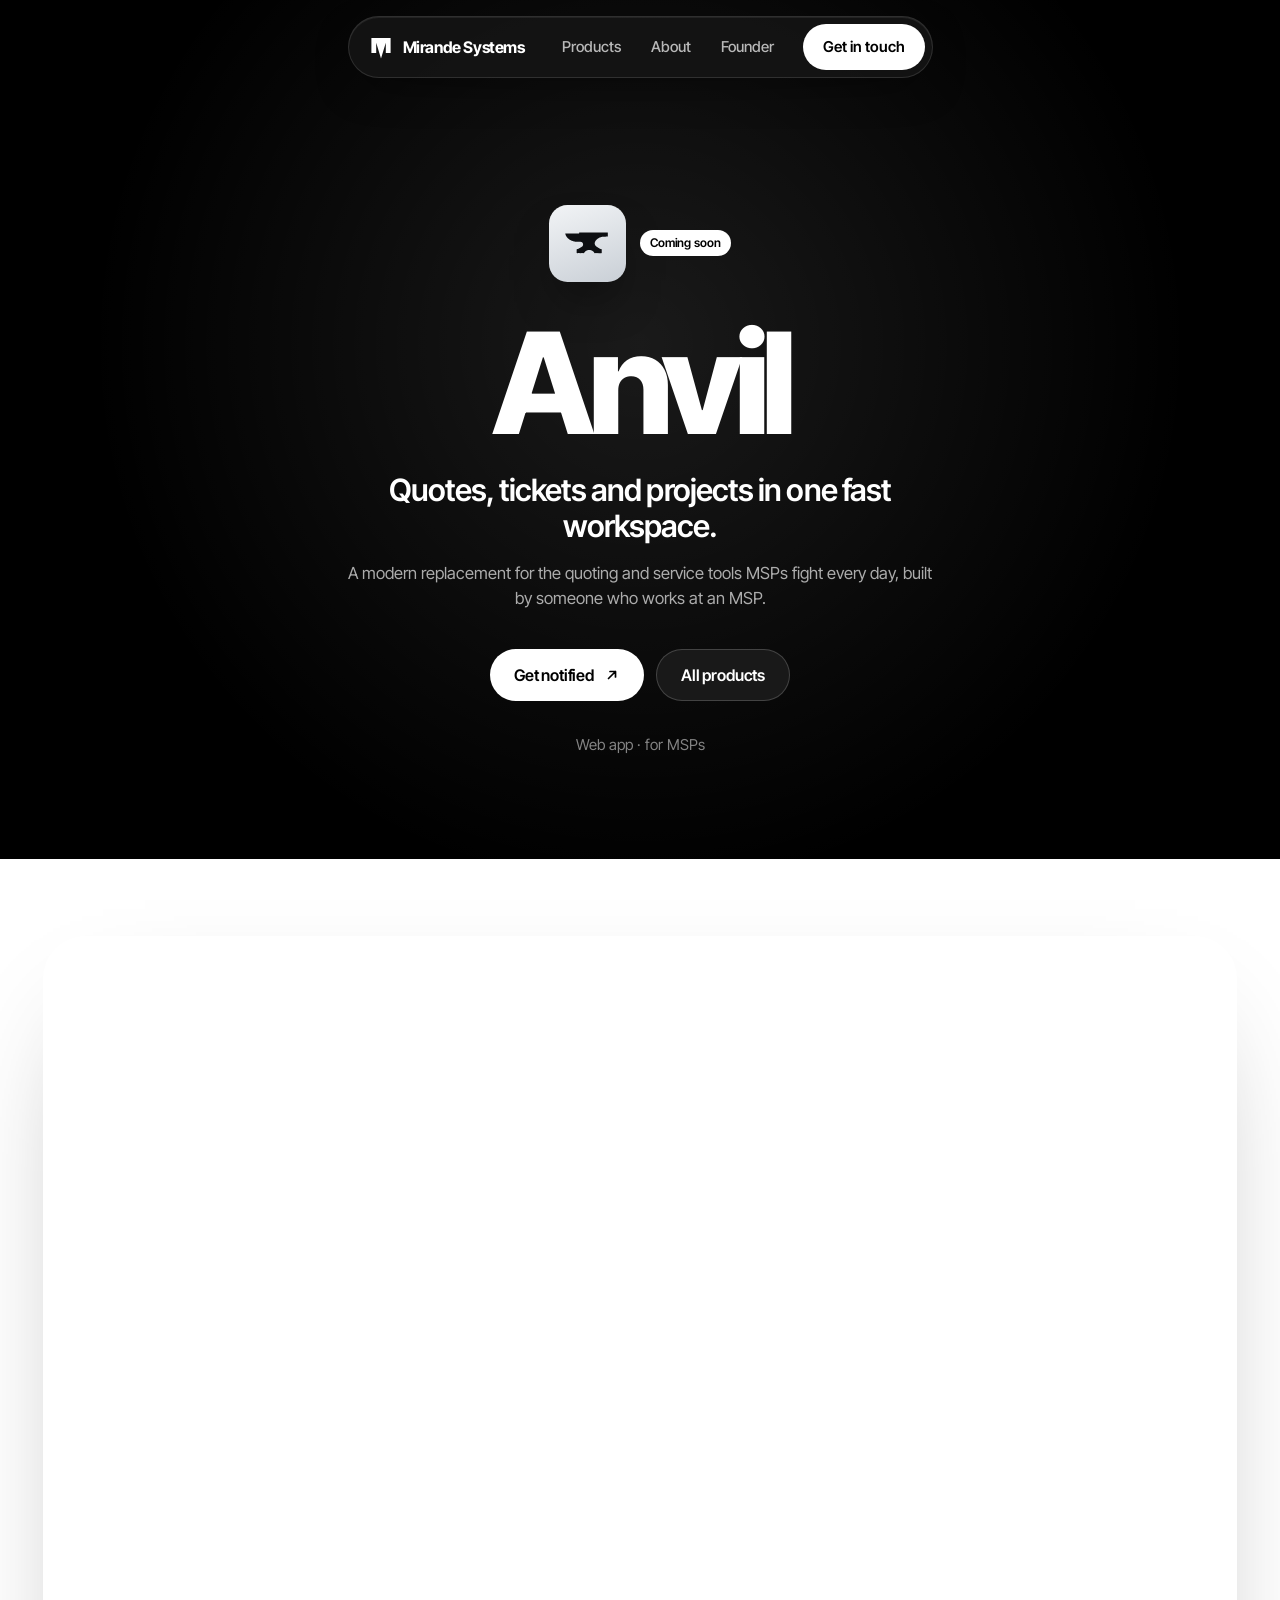
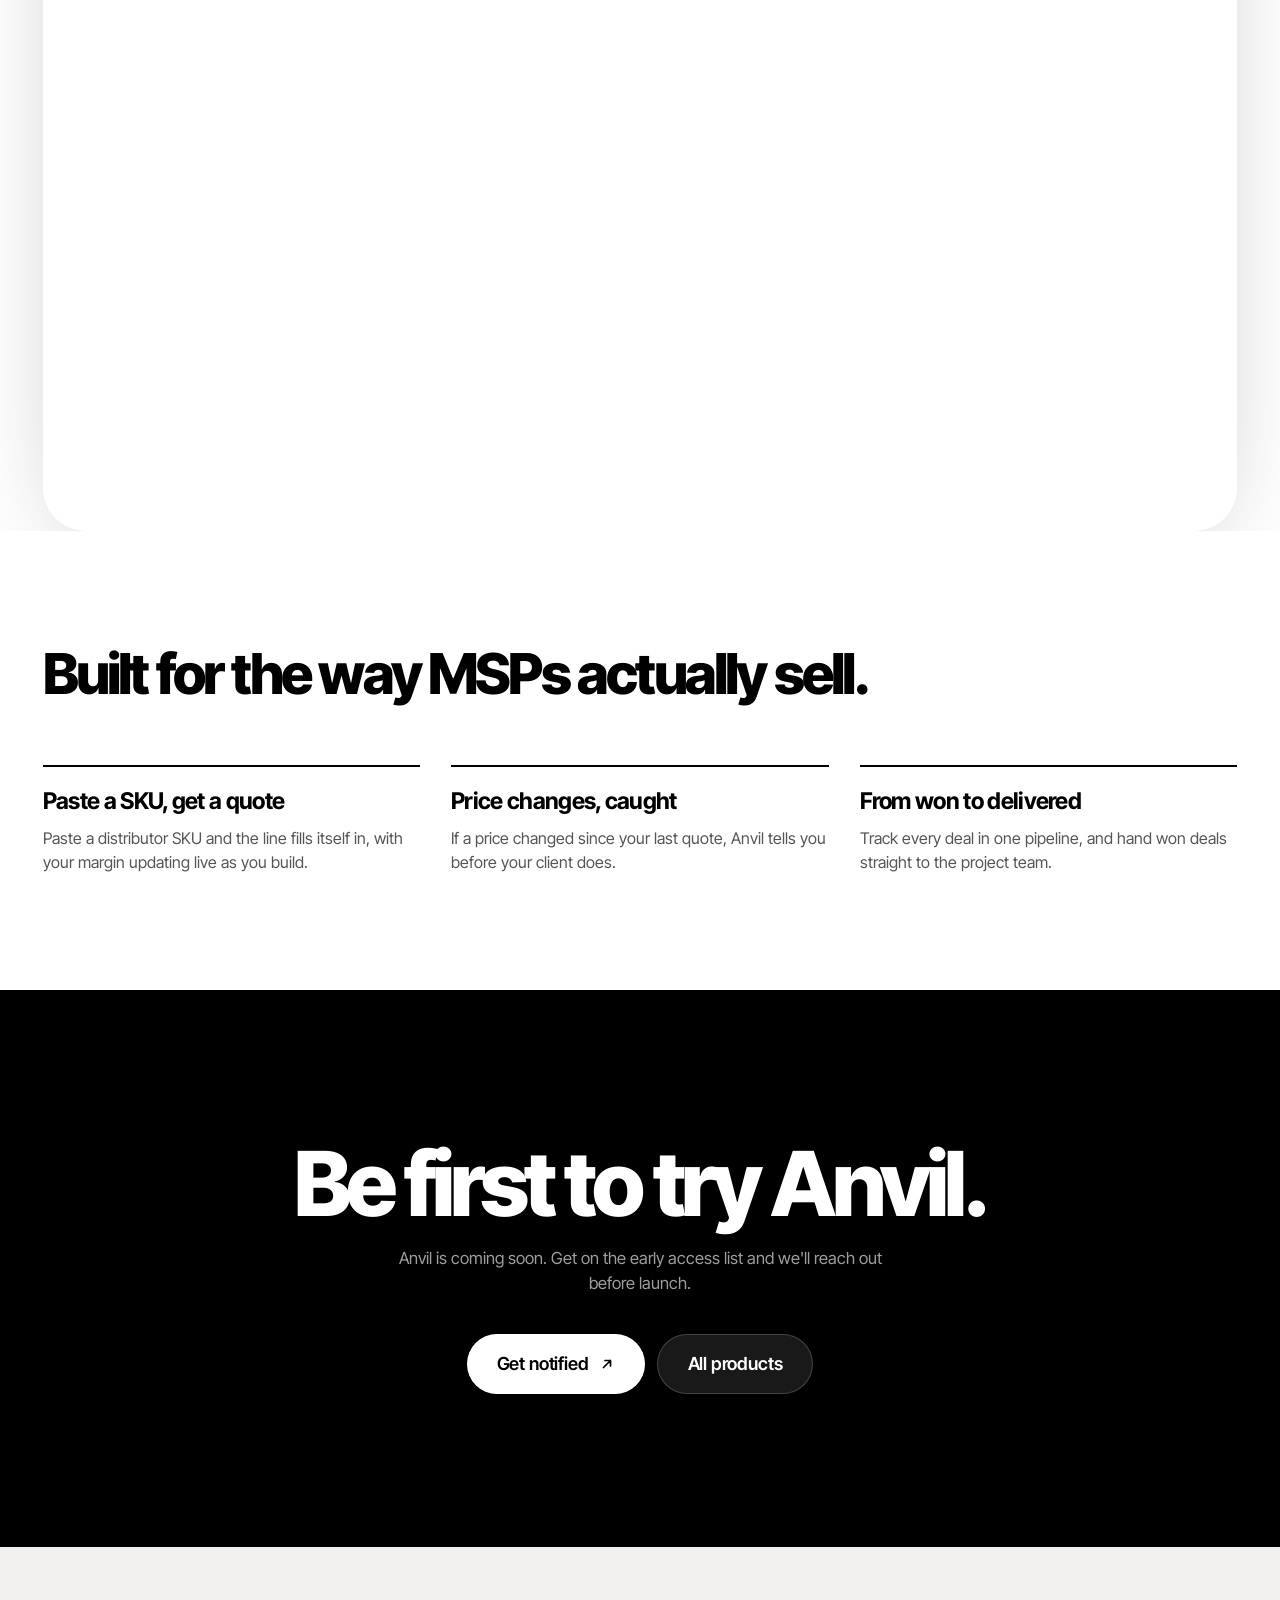
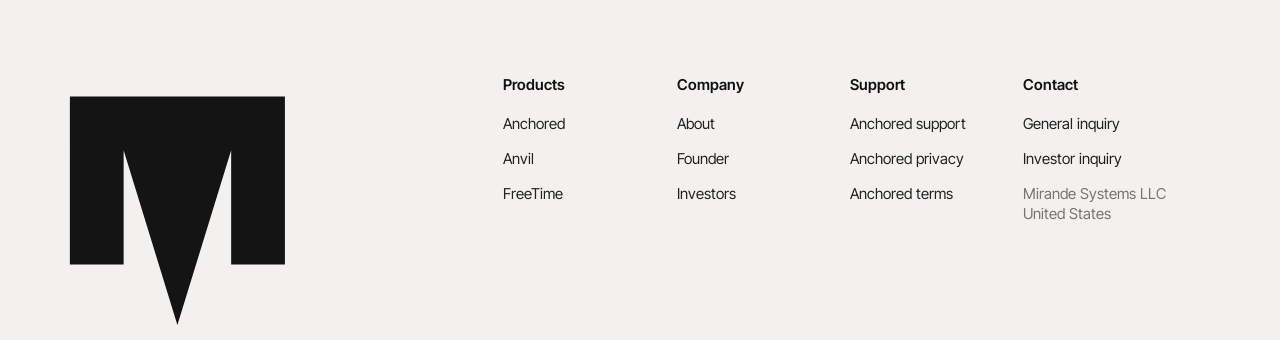
<file: anvil/index.html>
<!DOCTYPE html>
<html lang="en">
<head>
<meta charset="UTF-8">
<meta name="viewport" content="width=device-width, initial-scale=1, viewport-fit=cover">
<title>Anvil · Quotes, tickets and projects for MSPs · Mirande Systems</title>
<meta name="description" content="Anvil is a modern quoting and service workspace for MSPs: quotes, tickets and projects in one fast app. Coming soon from Mirande Systems.">
<meta name="theme-color" content="#000000">
<link rel="canonical" href="https://www.mirandesystems.com/anvil/">
<meta property="og:type" content="website">
<meta property="og:site_name" content="Mirande Systems">
<meta property="og:title" content="Anvil · Quotes, tickets and projects for MSPs">
<meta property="og:description" content="Anvil is a modern quoting and service workspace for MSPs: quotes, tickets and projects in one fast app. Coming soon from Mirande Systems.">
<meta property="og:url" content="https://www.mirandesystems.com/anvil/">
<meta property="og:image" content="https://www.mirandesystems.com/assets/site/visuals/anvil-card-1600.webp">
<meta name="twitter:card" content="summary_large_image">
<link rel="icon" href="/assets/site/img/m.svg" type="image/svg+xml">
<link rel="apple-touch-icon" href="/assets/site/img/apple-touch-icon.png">
<link rel="preconnect" href="https://fonts.googleapis.com">
<link rel="preconnect" href="https://fonts.gstatic.com" crossorigin>
<link href="https://fonts.googleapis.com/css2?family=Inter+Tight:ital,wght@0,300..900;1,300..900&family=Instrument+Serif:ital@0;1&display=swap" rel="stylesheet">
<link rel="stylesheet" href="/assets/site/site.css">
</head>
<body class="pp pp--anvil">

<svg width="0" height="0" style="position:absolute" aria-hidden="true" focusable="false">
  <defs>
    <symbol id="i-m" viewBox="0 0 200 200"><path d="M 20 25 L 180 25 L 180 150 L 140 150 L 140 65 L 100 195 L 60 65 L 60 150 L 20 150 Z" fill="currentColor"/></symbol>
    <symbol id="i-arrow" viewBox="0 0 16 16"><path d="M4.5 11.5l7-7M6 4.5h5.5V10" fill="none" stroke="currentColor" stroke-width="1.7" stroke-linecap="round" stroke-linejoin="round"/></symbol>
    <symbol id="i-down" viewBox="0 0 16 16"><path d="M8 3v10M3.5 8.5L8 13l4.5-4.5" fill="none" stroke="currentColor" stroke-width="1.7" stroke-linecap="round" stroke-linejoin="round"/></symbol>
    <symbol id="i-watch" viewBox="0 0 16 16"><g fill="none" stroke="currentColor" stroke-width="1.4" stroke-linejoin="round"><rect x="4" y="4" width="8" height="8" rx="2.4"/><path d="M6 4l.5-2.5h3L10 4M6 12l.5 2.5h3L10 12"/></g></symbol>
    <symbol id="i-phone" viewBox="0 0 16 16"><g fill="none" stroke="currentColor" stroke-width="1.4"><rect x="4.25" y="1.5" width="7.5" height="13" rx="2"/><path d="M7 3.7h2" stroke-linecap="round"/></g></symbol>
    <symbol id="i-web" viewBox="0 0 16 16"><g fill="none" stroke="currentColor" stroke-width="1.4"><rect x="1.5" y="2.5" width="13" height="11" rx="2"/><path d="M1.5 5.5h13"/></g></symbol>
    <symbol id="i-shield" viewBox="0 0 16 16"><path d="M8 1.6l5.2 2v4c0 3.2-2.2 5.6-5.2 6.8C5 13.2 2.8 10.8 2.8 7.6v-4z" fill="none" stroke="currentColor" stroke-width="1.4" stroke-linejoin="round"/></symbol>
    <symbol id="i-flow" viewBox="0 0 16 16"><g fill="none" stroke="currentColor" stroke-width="1.4" stroke-linecap="round"><circle cx="3.5" cy="4" r="1.8"/><circle cx="12.5" cy="12" r="1.8"/><path d="M5.3 4h3.2a2 2 0 012 2v4"/></g></symbol>
    <symbol id="i-tag" viewBox="0 0 16 16"><g fill="none" stroke="currentColor" stroke-width="1.4" stroke-linejoin="round"><path d="M8.6 1.8h5.6v5.6L7.6 14 2 8.4z"/><circle cx="11.3" cy="4.7" r="1"/></g></symbol>
    <symbol id="i-pin" viewBox="0 0 16 16"><g fill="none" stroke="currentColor" stroke-width="1.4"><path d="M8 14.5s4.6-4.3 4.6-8a4.6 4.6 0 10-9.2 0c0 3.7 4.6 8 4.6 8z"/><circle cx="8" cy="6.5" r="1.7"/></g></symbol>
    <symbol id="i-gap" viewBox="0 0 16 16"><g fill="none" stroke="currentColor" stroke-width="1.4" stroke-linecap="round"><path d="M13.2 5.2A5.8 5.8 0 108 2.2"/><path d="M8 5v3l2 1.4"/></g></symbol>
    <symbol id="i-lock" viewBox="0 0 16 16"><g fill="none" stroke="currentColor" stroke-width="1.4"><rect x="3" y="7" width="10" height="7.5" rx="1.8"/><path d="M5.3 7V5.2a2.7 2.7 0 015.4 0V7"/></g></symbol>
    <symbol id="i-ft" viewBox="0 0 100 100">
      <circle cx="50" cy="52" r="27" fill="none" stroke="#FFFDF5" stroke-width="10.5" stroke-linecap="round" stroke-dasharray="114 200" transform="rotate(20 50 52)"/>
      <circle cx="50" cy="52" r="27" fill="none" stroke="#1CB0F6" stroke-width="10.5" stroke-linecap="round" stroke-dasharray="27.3 200" transform="rotate(292 50 52)"/>
      <path d="M50 52L61.4 42.8" stroke="#FFFDF5" stroke-width="7.5" stroke-linecap="round"/>
      <circle cx="50" cy="52" r="6.2" fill="#FFFDF5"/>
    </symbol>
  </defs>
</svg>

<header class="nav" id="nav">
  <div class="nav__pill">
    <a class="nav__brand" href="/" aria-label="Mirande Systems home">
      <svg class="nav__m" aria-hidden="true"><use href="#i-m"/></svg>
      <span>Mirande Systems</span>
    </a>
    <nav class="nav__links" aria-label="Primary">
      <a href="/#products">Products</a>
      <a href="/#about">About</a>
      <a href="/#founder">Founder</a>
    </nav>
    <a class="nav__cta" href="/#contact">Get in touch</a>
  </div>
</header>

<main>
  <section class="pp-hero" data-theme="dark">
    <div class="pp-hero__brand"><span class="pp-icon pp-icon--anvil"><span class="anvil-mark"></span></span><span class="pcard__tag">Coming soon</span></div>
    <h1 class="pp-hero__title">Anvil</h1>
    <p class="pp-hero__tagline">Quotes, tickets and projects in one fast workspace.</p>
    <p class="pp-hero__sub">A modern replacement for the quoting and service tools MSPs fight every day, built by someone who works at an MSP.</p>
    <div class="pp-hero__ctas">
      <a class="pill pill--solid" href="mailto:hello@mirandesystems.com?subject=Anvil%20early%20access">Get notified <svg aria-hidden="true"><use href="#i-arrow"/></svg></a>
      <a class="pill pill--glass" href="/#products">All products</a>
    </div>
    <p class="pp-hero__meta">Web app · for MSPs</p>
  </section>

  <section class="pp-visual" data-theme="light">
    <figure class="pp-visual__card">
      <picture>
        <source media="(max-width: 700px)" srcset="/assets/site/visuals/anvil-square-640.webp 640w, /assets/site/visuals/anvil-square-1200.webp 1200w" sizes="92vw" type="image/webp" width="1200" height="1200">
        <img src="/assets/site/visuals/anvil-card-1600.webp" srcset="/assets/site/visuals/anvil-card-960.webp 960w, /assets/site/visuals/anvil-card-1600.webp 1600w, /assets/site/visuals/anvil-card-2400.webp 2400w" sizes="min(1240px, 92vw)" width="1600" height="1200" alt="Anvil: paste a distributor SKU into a quote, see the margin, get warned that a price changed since your last quote, send it, and hand the won deal to projects" decoding="async">
      </picture>
    </figure>
  </section>

  <section class="pp-facts" data-theme="light">
    <h2 class="pp-facts__title">Built for the way MSPs actually sell.</h2>
    <div class="pp-facts__grid">
      <div class="pp-fact">
        <h3>Paste a SKU, get a quote</h3>
        <p>Paste a distributor SKU and the line fills itself in, with your margin updating live as you build.</p>
      </div>
      <div class="pp-fact">
        <h3>Price changes, caught</h3>
        <p>If a price changed since your last quote, Anvil tells you before your client does.</p>
      </div>
      <div class="pp-fact">
        <h3>From won to delivered</h3>
        <p>Track every deal in one pipeline, and hand won deals straight to the project team.</p>
      </div>
    </div>
  </section>

  <section class="pp-cta" data-theme="dark">
    <h2>Be first to try Anvil.</h2>
    <p>Anvil is coming soon. Get on the early access list and we'll reach out before launch.</p>
    <div class="pp-hero__ctas">
      <a class="pill pill--solid pill--lg" href="mailto:hello@mirandesystems.com?subject=Anvil%20early%20access">Get notified <svg aria-hidden="true"><use href="#i-arrow"/></svg></a>
      <a class="pill pill--glass pill--lg" href="/#products">All products</a>
    </div>
  </section>
</main>

  <footer class="foot" data-theme="light">
    <div class="foot__inner">
      <div class="foot__brand">
        <a class="foot__logo" href="/" aria-label="Mirande Systems, back to top"><svg viewBox="0 0 200 200" aria-hidden="true"><use href="#i-m"/></svg></a>
        <div class="foot__legal">
          <p class="foot__copy">Mirande Systems &copy; 2026</p>
          <a href="mailto:hello@mirandesystems.com">hello@mirandesystems.com</a>
        </div>
      </div>
      <nav class="foot__cols" aria-label="Footer">
        <div class="foot__col">
          <p class="foot__h">Products</p>
          <a href="/anchored/">Anchored</a>
          <a href="/anvil/">Anvil</a>
          <a href="/freetime/">FreeTime</a>
        </div>
        <div class="foot__col">
          <p class="foot__h">Company</p>
          <a href="/#about">About</a>
          <a href="/#founder">Founder</a>
          <a href="mailto:hello@mirandesystems.com?subject=Investor%20inquiry">Investors</a>
        </div>
        <div class="foot__col">
          <p class="foot__h">Support</p>
          <a href="/anchored/support/">Anchored support</a>
          <a href="/anchored/privacy/">Anchored privacy</a>
          <a href="/anchored/terms/">Anchored terms</a>
        </div>
        <div class="foot__col">
          <p class="foot__h">Contact</p>
          <a href="mailto:hello@mirandesystems.com">General inquiry</a>
          <a href="mailto:hello@mirandesystems.com?subject=Investor%20inquiry">Investor inquiry</a>
          <p class="foot__note">Mirande Systems LLC<br>United States</p>
        </div>
      </nav>
    </div>
    <a class="foot__credit" href="https://usevantagetech.com" target="_blank" rel="noopener">
      <svg viewBox="217.345 212.675 316.602 197.112" aria-hidden="true"><path fill="currentColor" d="M217.345 405.829L347.943 219.825L415.221 295.018L446.881 267.316L533.947 409.787L435.009 330.636L395.434 350.424L351.901 279.188Z"/><path fill="none" stroke="currentColor" stroke-width="15" d="M364.549 270.615C376.457 231.719 421.130 210.910 464.327 224.135C508.800 237.751 528.167 284.053 520.981 318.509C517.100 337.122 505.980 349.839 499.166 356.376"/></svg>
      <span>Website is created and managed by VTG</span>
    </a>
  </footer>
</body>
</html>
</file>
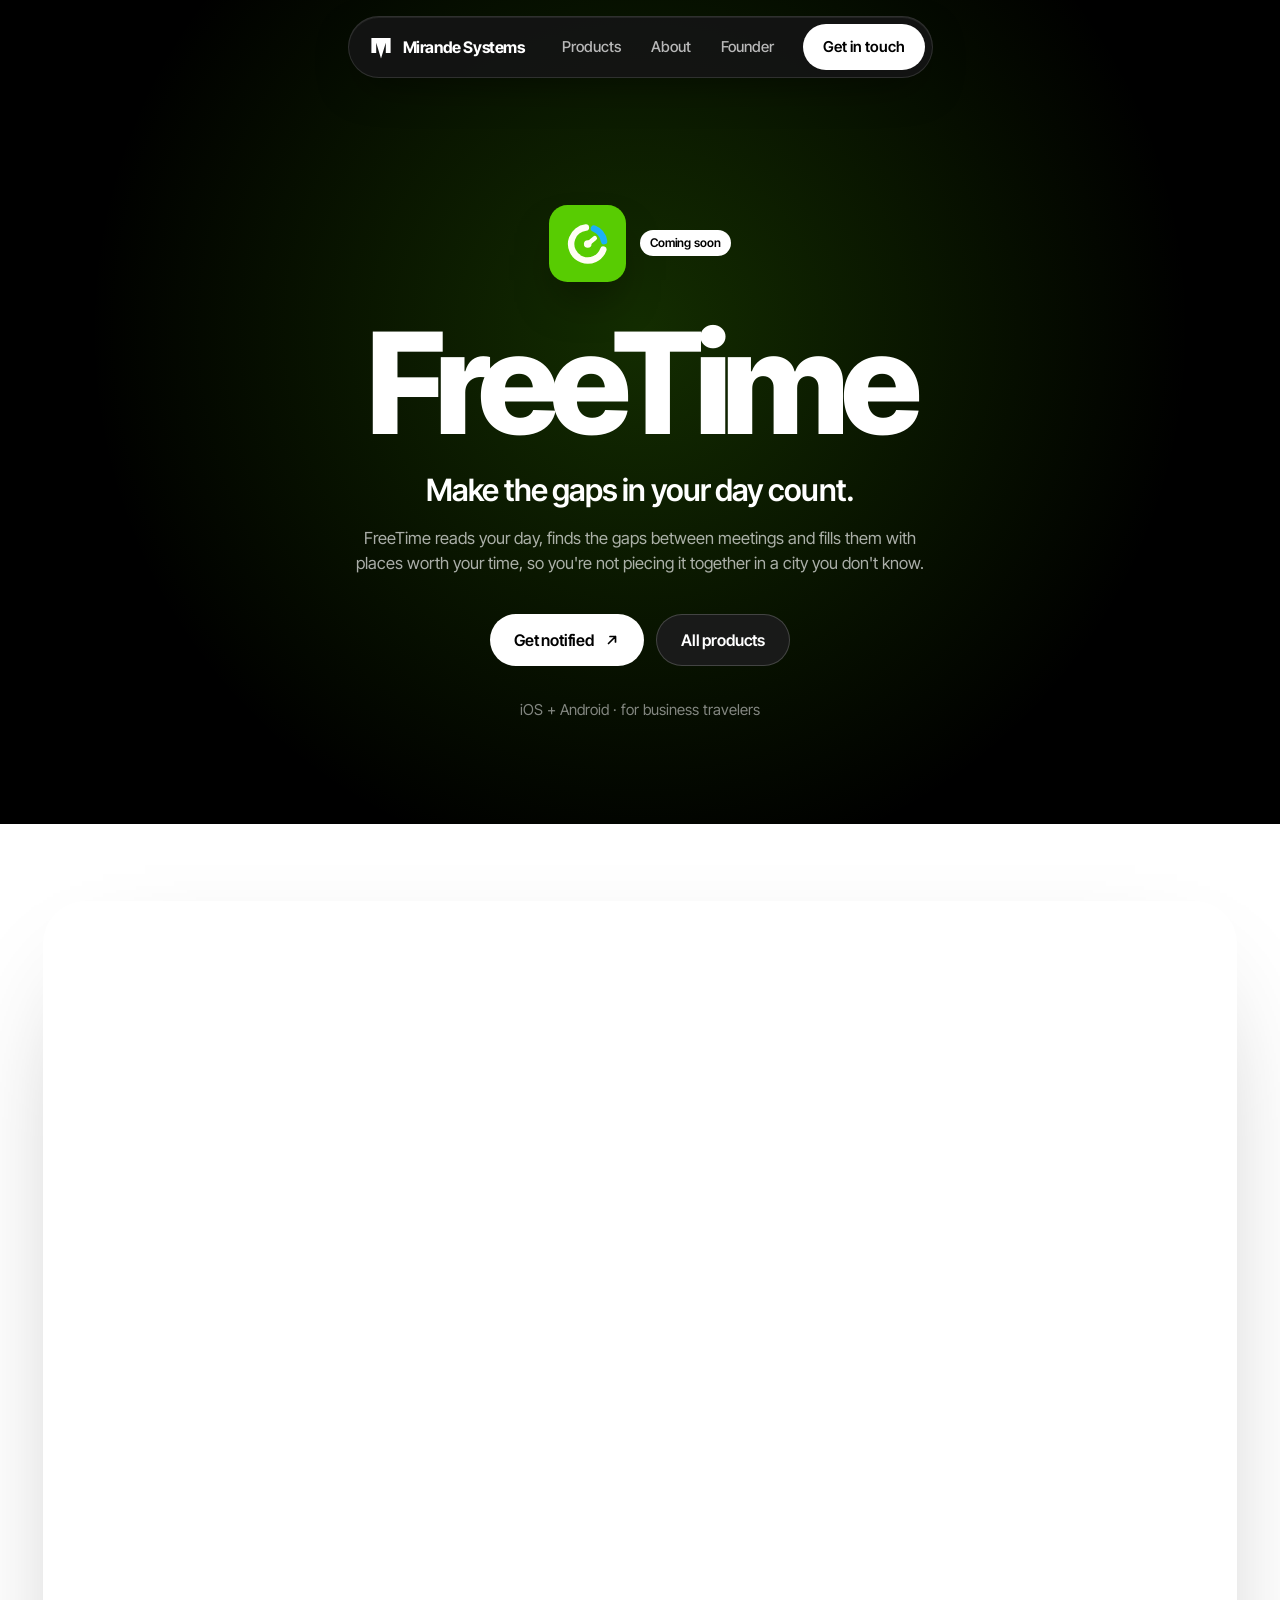
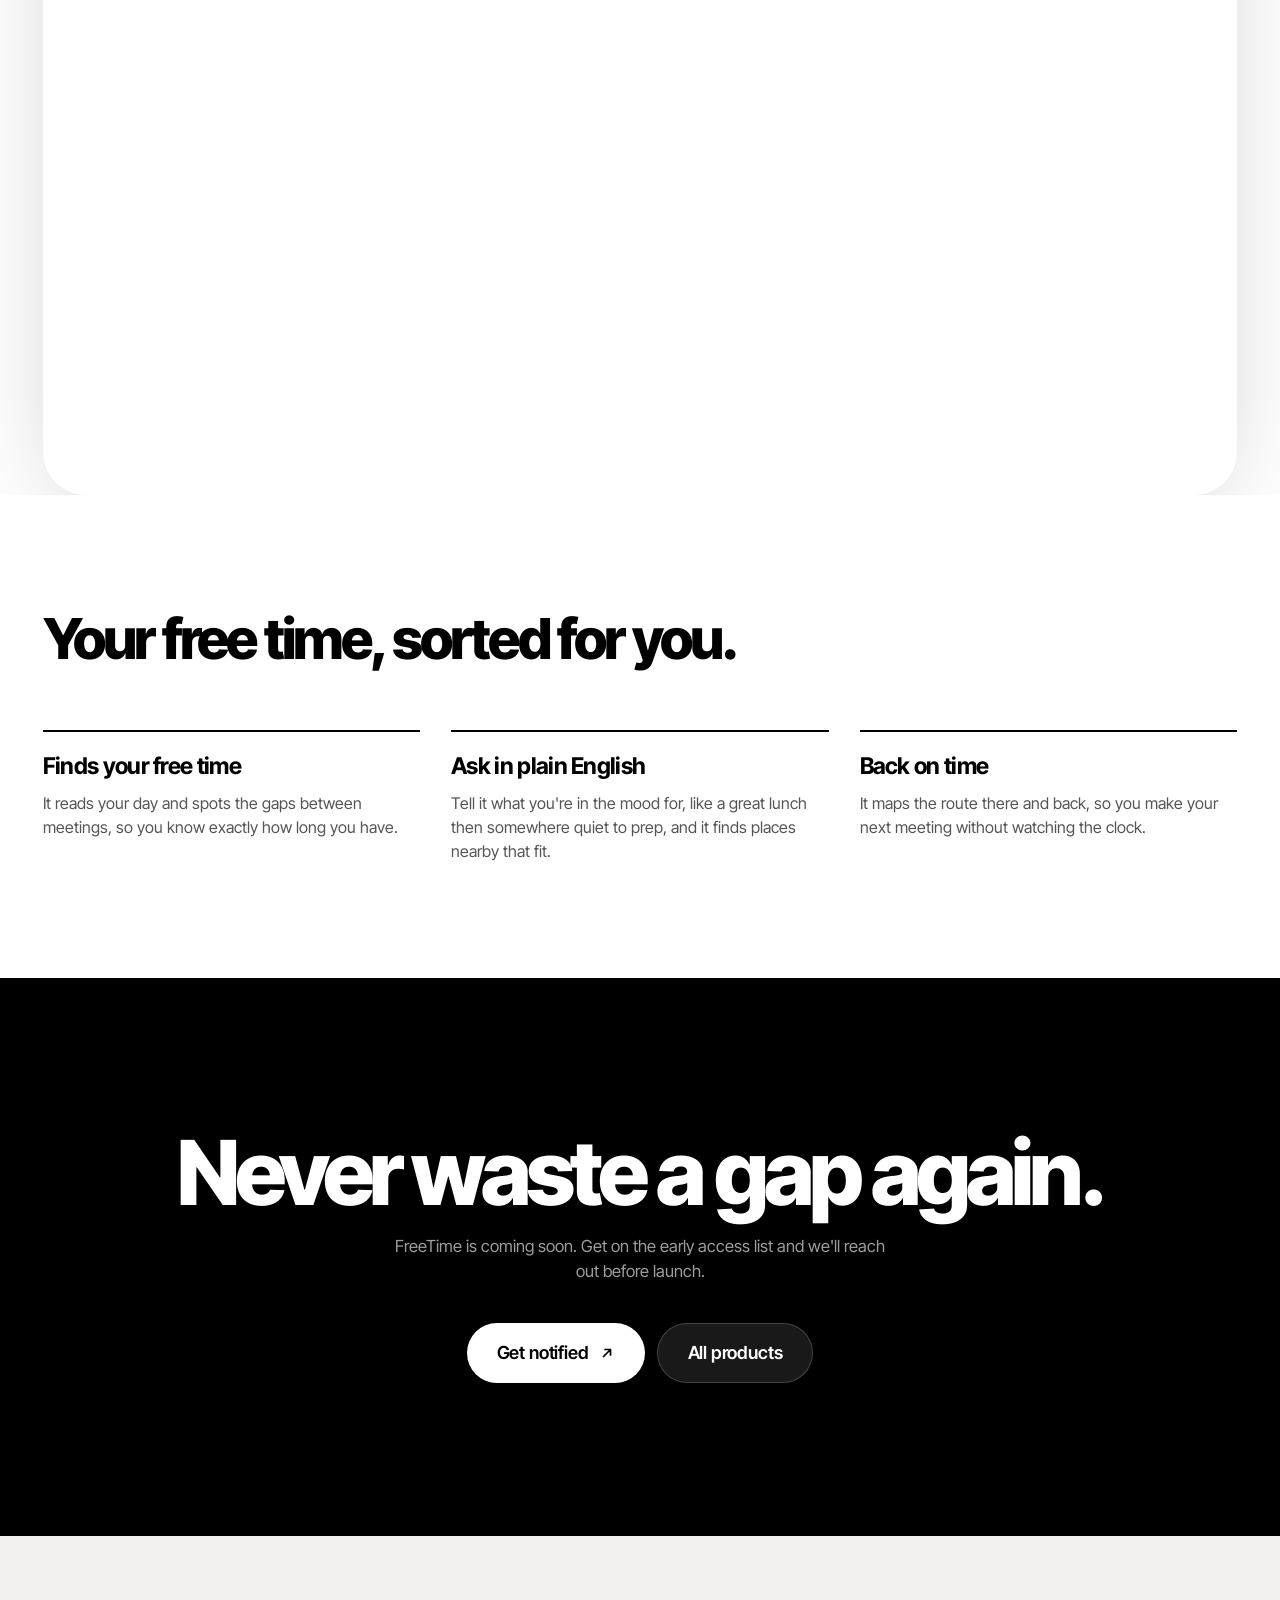
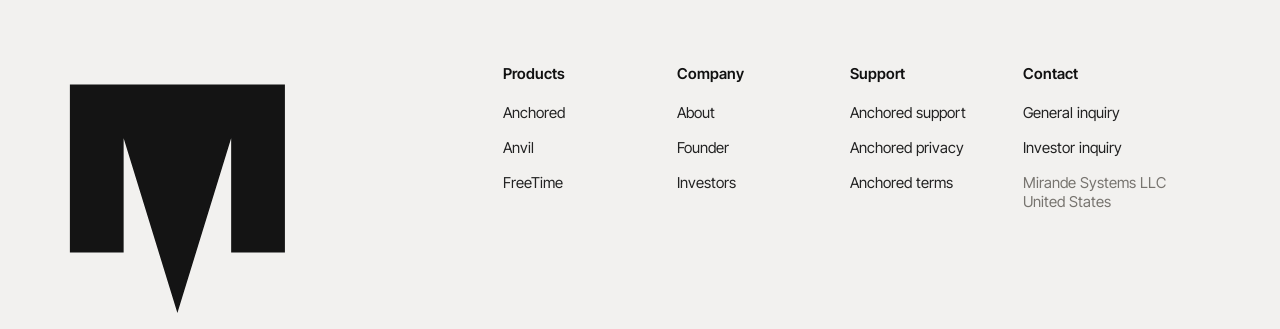
<file: freetime/index.html>
<!DOCTYPE html>
<html lang="en">
<head>
<meta charset="UTF-8">
<meta name="viewport" content="width=device-width, initial-scale=1, viewport-fit=cover">
<title>FreeTime · Make the gaps in your day count · Mirande Systems</title>
<meta name="description" content="FreeTime is an AI companion for business travelers. It finds the gaps between meetings and fills them with places nearby that fit. Coming soon from Mirande Systems.">
<meta name="theme-color" content="#000000">
<link rel="canonical" href="https://www.mirandesystems.com/freetime/">
<meta property="og:type" content="website">
<meta property="og:site_name" content="Mirande Systems">
<meta property="og:title" content="FreeTime · Make the gaps in your day count">
<meta property="og:description" content="FreeTime is an AI companion for business travelers. It finds the gaps between meetings and fills them with places nearby that fit. Coming soon from Mirande Systems.">
<meta property="og:url" content="https://www.mirandesystems.com/freetime/">
<meta property="og:image" content="https://www.mirandesystems.com/assets/site/visuals/freetime-card-1600.webp">
<meta name="twitter:card" content="summary_large_image">
<link rel="icon" href="/assets/site/img/m.svg" type="image/svg+xml">
<link rel="apple-touch-icon" href="/assets/site/img/apple-touch-icon.png">
<link rel="preconnect" href="https://fonts.googleapis.com">
<link rel="preconnect" href="https://fonts.gstatic.com" crossorigin>
<link href="https://fonts.googleapis.com/css2?family=Inter+Tight:ital,wght@0,300..900;1,300..900&family=Instrument+Serif:ital@0;1&display=swap" rel="stylesheet">
<link rel="stylesheet" href="/assets/site/site.css">
</head>
<body class="pp pp--freetime">

<svg width="0" height="0" style="position:absolute" aria-hidden="true" focusable="false">
  <defs>
    <symbol id="i-m" viewBox="0 0 200 200"><path d="M 20 25 L 180 25 L 180 150 L 140 150 L 140 65 L 100 195 L 60 65 L 60 150 L 20 150 Z" fill="currentColor"/></symbol>
    <symbol id="i-arrow" viewBox="0 0 16 16"><path d="M4.5 11.5l7-7M6 4.5h5.5V10" fill="none" stroke="currentColor" stroke-width="1.7" stroke-linecap="round" stroke-linejoin="round"/></symbol>
    <symbol id="i-down" viewBox="0 0 16 16"><path d="M8 3v10M3.5 8.5L8 13l4.5-4.5" fill="none" stroke="currentColor" stroke-width="1.7" stroke-linecap="round" stroke-linejoin="round"/></symbol>
    <symbol id="i-watch" viewBox="0 0 16 16"><g fill="none" stroke="currentColor" stroke-width="1.4" stroke-linejoin="round"><rect x="4" y="4" width="8" height="8" rx="2.4"/><path d="M6 4l.5-2.5h3L10 4M6 12l.5 2.5h3L10 12"/></g></symbol>
    <symbol id="i-phone" viewBox="0 0 16 16"><g fill="none" stroke="currentColor" stroke-width="1.4"><rect x="4.25" y="1.5" width="7.5" height="13" rx="2"/><path d="M7 3.7h2" stroke-linecap="round"/></g></symbol>
    <symbol id="i-web" viewBox="0 0 16 16"><g fill="none" stroke="currentColor" stroke-width="1.4"><rect x="1.5" y="2.5" width="13" height="11" rx="2"/><path d="M1.5 5.5h13"/></g></symbol>
    <symbol id="i-shield" viewBox="0 0 16 16"><path d="M8 1.6l5.2 2v4c0 3.2-2.2 5.6-5.2 6.8C5 13.2 2.8 10.8 2.8 7.6v-4z" fill="none" stroke="currentColor" stroke-width="1.4" stroke-linejoin="round"/></symbol>
    <symbol id="i-flow" viewBox="0 0 16 16"><g fill="none" stroke="currentColor" stroke-width="1.4" stroke-linecap="round"><circle cx="3.5" cy="4" r="1.8"/><circle cx="12.5" cy="12" r="1.8"/><path d="M5.3 4h3.2a2 2 0 012 2v4"/></g></symbol>
    <symbol id="i-tag" viewBox="0 0 16 16"><g fill="none" stroke="currentColor" stroke-width="1.4" stroke-linejoin="round"><path d="M8.6 1.8h5.6v5.6L7.6 14 2 8.4z"/><circle cx="11.3" cy="4.7" r="1"/></g></symbol>
    <symbol id="i-pin" viewBox="0 0 16 16"><g fill="none" stroke="currentColor" stroke-width="1.4"><path d="M8 14.5s4.6-4.3 4.6-8a4.6 4.6 0 10-9.2 0c0 3.7 4.6 8 4.6 8z"/><circle cx="8" cy="6.5" r="1.7"/></g></symbol>
    <symbol id="i-gap" viewBox="0 0 16 16"><g fill="none" stroke="currentColor" stroke-width="1.4" stroke-linecap="round"><path d="M13.2 5.2A5.8 5.8 0 108 2.2"/><path d="M8 5v3l2 1.4"/></g></symbol>
    <symbol id="i-lock" viewBox="0 0 16 16"><g fill="none" stroke="currentColor" stroke-width="1.4"><rect x="3" y="7" width="10" height="7.5" rx="1.8"/><path d="M5.3 7V5.2a2.7 2.7 0 015.4 0V7"/></g></symbol>
    <symbol id="i-ft" viewBox="0 0 100 100">
      <circle cx="50" cy="52" r="27" fill="none" stroke="#FFFDF5" stroke-width="10.5" stroke-linecap="round" stroke-dasharray="114 200" transform="rotate(20 50 52)"/>
      <circle cx="50" cy="52" r="27" fill="none" stroke="#1CB0F6" stroke-width="10.5" stroke-linecap="round" stroke-dasharray="27.3 200" transform="rotate(292 50 52)"/>
      <path d="M50 52L61.4 42.8" stroke="#FFFDF5" stroke-width="7.5" stroke-linecap="round"/>
      <circle cx="50" cy="52" r="6.2" fill="#FFFDF5"/>
    </symbol>
  </defs>
</svg>

<header class="nav" id="nav">
  <div class="nav__pill">
    <a class="nav__brand" href="/" aria-label="Mirande Systems home">
      <svg class="nav__m" aria-hidden="true"><use href="#i-m"/></svg>
      <span>Mirande Systems</span>
    </a>
    <nav class="nav__links" aria-label="Primary">
      <a href="/#products">Products</a>
      <a href="/#about">About</a>
      <a href="/#founder">Founder</a>
    </nav>
    <a class="nav__cta" href="/#contact">Get in touch</a>
  </div>
</header>

<main>
  <section class="pp-hero" data-theme="dark">
    <div class="pp-hero__brand"><span class="pp-icon pp-icon--freetime"><svg viewBox="0 0 100 100" aria-hidden="true"><use href="#i-ft"/></svg></span><span class="pcard__tag">Coming soon</span></div>
    <h1 class="pp-hero__title">FreeTime</h1>
    <p class="pp-hero__tagline">Make the gaps in your day count.</p>
    <p class="pp-hero__sub">FreeTime reads your day, finds the gaps between meetings and fills them with places worth your time, so you're not piecing it together in a city you don't know.</p>
    <div class="pp-hero__ctas">
      <a class="pill pill--solid" href="mailto:hello@mirandesystems.com?subject=FreeTime%20early%20access">Get notified <svg aria-hidden="true"><use href="#i-arrow"/></svg></a>
      <a class="pill pill--glass" href="/#products">All products</a>
    </div>
    <p class="pp-hero__meta">iOS + Android · for business travelers</p>
  </section>

  <section class="pp-visual" data-theme="light">
    <figure class="pp-visual__card">
      <picture>
        <source media="(max-width: 700px)" srcset="/assets/site/visuals/freetime-square-640.webp 640w, /assets/site/visuals/freetime-square-1200.webp 1200w" sizes="92vw" type="image/webp" width="1200" height="1200">
        <img src="/assets/site/visuals/freetime-card-1600.webp" srcset="/assets/site/visuals/freetime-card-960.webp 960w, /assets/site/visuals/freetime-card-1600.webp 1600w, /assets/site/visuals/freetime-card-2400.webp 2400w" sizes="min(1240px, 92vw)" width="1600" height="1200" alt="FreeTime: in an unfamiliar city with a free gap until 2:30, it finds a good lunch spot six minutes away and a quiet café to prep, maps the walk and gets you back in time" decoding="async">
      </picture>
    </figure>
  </section>

  <section class="pp-facts" data-theme="light">
    <h2 class="pp-facts__title">Your free time, sorted for you.</h2>
    <div class="pp-facts__grid">
      <div class="pp-fact">
        <h3>Finds your free time</h3>
        <p>It reads your day and spots the gaps between meetings, so you know exactly how long you have.</p>
      </div>
      <div class="pp-fact">
        <h3>Ask in plain English</h3>
        <p>Tell it what you're in the mood for, like a great lunch then somewhere quiet to prep, and it finds places nearby that fit.</p>
      </div>
      <div class="pp-fact">
        <h3>Back on time</h3>
        <p>It maps the route there and back, so you make your next meeting without watching the clock.</p>
      </div>
    </div>
  </section>

  <section class="pp-cta" data-theme="dark">
    <h2>Never waste a gap again.</h2>
    <p>FreeTime is coming soon. Get on the early access list and we'll reach out before launch.</p>
    <div class="pp-hero__ctas">
      <a class="pill pill--solid pill--lg" href="mailto:hello@mirandesystems.com?subject=FreeTime%20early%20access">Get notified <svg aria-hidden="true"><use href="#i-arrow"/></svg></a>
      <a class="pill pill--glass pill--lg" href="/#products">All products</a>
    </div>
  </section>
</main>

  <footer class="foot" data-theme="light">
    <div class="foot__inner">
      <div class="foot__brand">
        <a class="foot__logo" href="/" aria-label="Mirande Systems, back to top"><svg viewBox="0 0 200 200" aria-hidden="true"><use href="#i-m"/></svg></a>
        <div class="foot__legal">
          <p class="foot__copy">Mirande Systems &copy; 2026</p>
          <a href="mailto:hello@mirandesystems.com">hello@mirandesystems.com</a>
        </div>
      </div>
      <nav class="foot__cols" aria-label="Footer">
        <div class="foot__col">
          <p class="foot__h">Products</p>
          <a href="/anchored/">Anchored</a>
          <a href="/anvil/">Anvil</a>
          <a href="/freetime/">FreeTime</a>
        </div>
        <div class="foot__col">
          <p class="foot__h">Company</p>
          <a href="/#about">About</a>
          <a href="/#founder">Founder</a>
          <a href="mailto:hello@mirandesystems.com?subject=Investor%20inquiry">Investors</a>
        </div>
        <div class="foot__col">
          <p class="foot__h">Support</p>
          <a href="/anchored/support/">Anchored support</a>
          <a href="/anchored/privacy/">Anchored privacy</a>
          <a href="/anchored/terms/">Anchored terms</a>
        </div>
        <div class="foot__col">
          <p class="foot__h">Contact</p>
          <a href="mailto:hello@mirandesystems.com">General inquiry</a>
          <a href="mailto:hello@mirandesystems.com?subject=Investor%20inquiry">Investor inquiry</a>
          <p class="foot__note">Mirande Systems LLC<br>United States</p>
        </div>
      </nav>
    </div>
    <a class="foot__credit" href="https://usevantagetech.com" target="_blank" rel="noopener">
      <svg viewBox="217.345 212.675 316.602 197.112" aria-hidden="true"><path fill="currentColor" d="M217.345 405.829L347.943 219.825L415.221 295.018L446.881 267.316L533.947 409.787L435.009 330.636L395.434 350.424L351.901 279.188Z"/><path fill="none" stroke="currentColor" stroke-width="15" d="M364.549 270.615C376.457 231.719 421.130 210.910 464.327 224.135C508.800 237.751 528.167 284.053 520.981 318.509C517.100 337.122 505.980 349.839 499.166 356.376"/></svg>
      <span>Website is created and managed by VTG</span>
    </a>
  </footer>
</body>
</html>
</file>
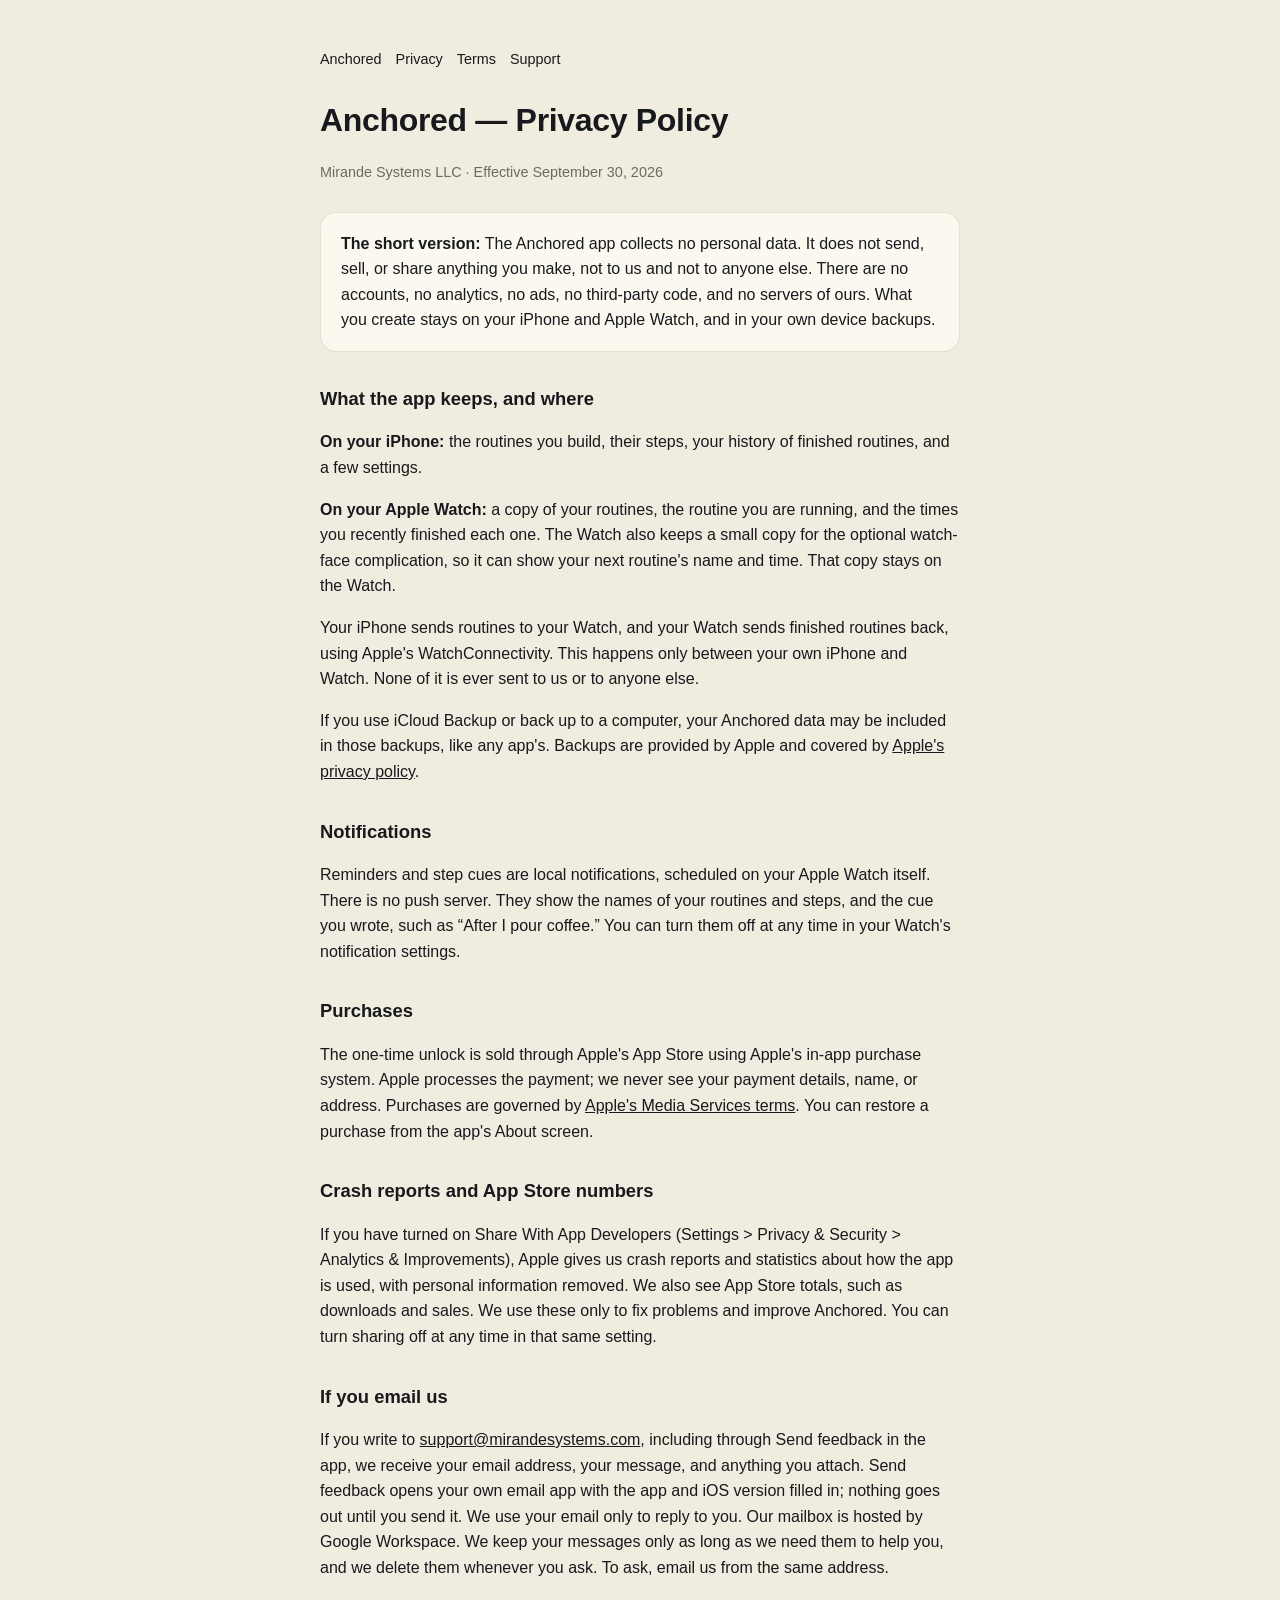
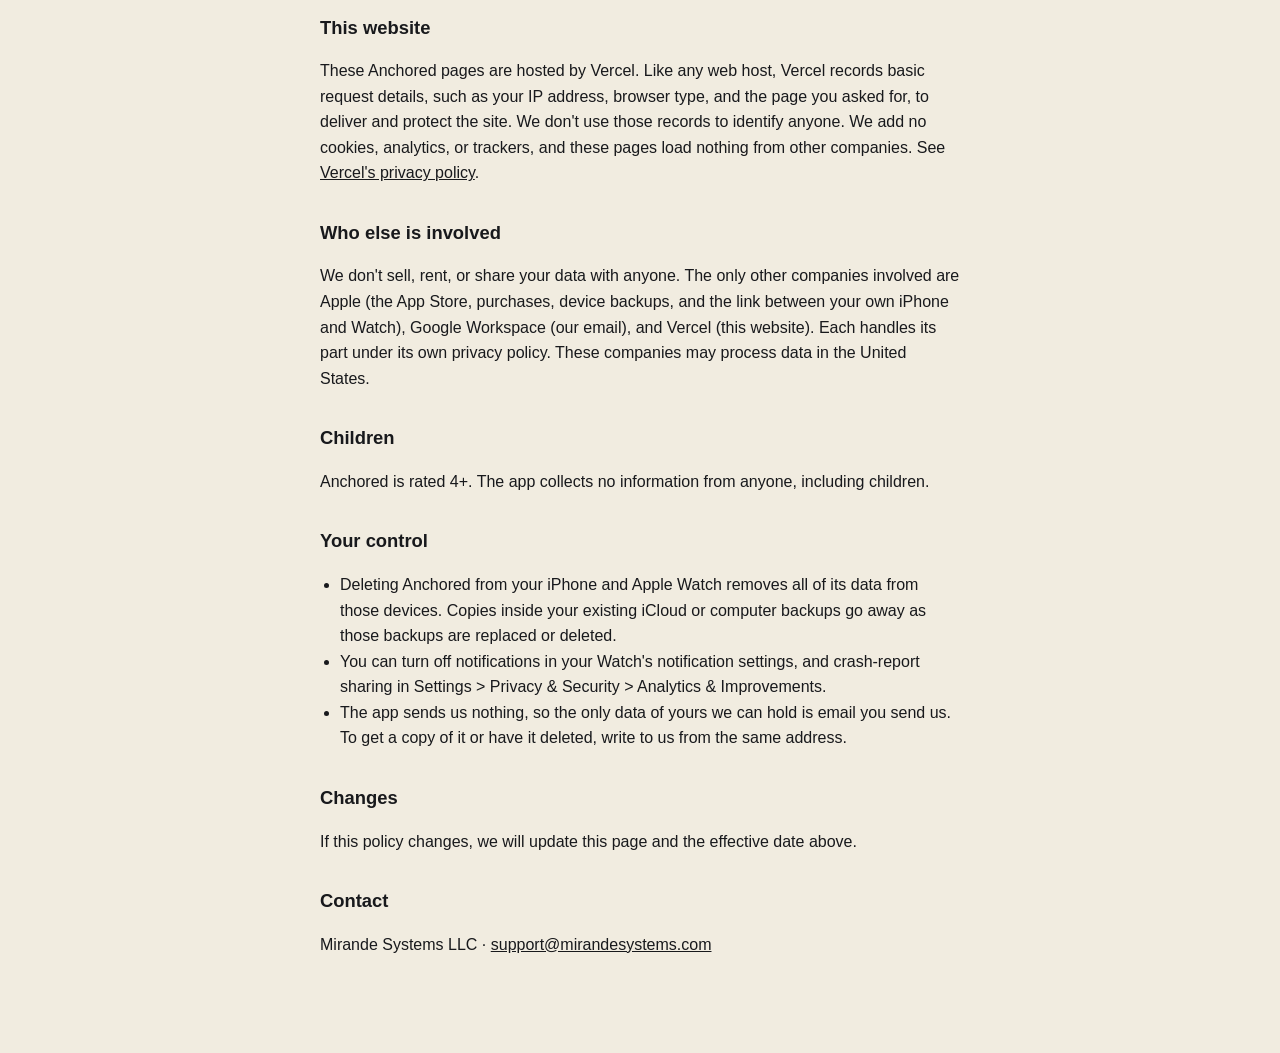
<file: anchored/privacy/index.html>
<!DOCTYPE html>
<html lang="en">
<head>
<meta charset="utf-8">
<meta name="viewport" content="width=device-width, initial-scale=1">
<title>Anchored — Privacy Policy</title>
<meta name="description" content="The Anchored app collects no personal data. Nothing you make is sent to us or to anyone else.">
<link rel="icon" href="/anchored/assets/favicon.svg" type="image/svg+xml">
<style>
  :root { --paper:#F1ECE0; --surface:#FBF8F0; --ink:#18191C; --spark:#FF6A3D; --muted:#6F6A60; --hairline:#E7DFCD; }
  * { box-sizing: border-box; }
  body { margin:0; background:var(--paper); color:var(--ink); font-family: -apple-system, "Helvetica Neue", Helvetica, Arial, sans-serif; line-height:1.6; }
  main { max-width: 680px; margin: 0 auto; padding: 48px 20px 80px; }
  h1 { font-size: 2rem; margin: 0 0 4px; letter-spacing: -0.01em; }
  h2 { font-size: 1.15rem; margin: 32px 0 8px; }
  .meta { color: var(--muted); font-size: 0.9rem; margin-bottom: 28px; }
  .card { background: var(--surface); border: 1px solid var(--hairline); border-radius: 16px; padding: 18px 20px; margin: 20px 0; }
  a { color: var(--ink); }
  nav { font-size: 0.9rem; color: var(--muted); margin-bottom: 24px; }
  nav a { color: var(--ink); text-decoration: none; margin-right: 14px; }
  ul { padding-left: 20px; }
</style>
</head>
<body>
<main>
  <nav><a href="/anchored/">Anchored</a><a href="/anchored/privacy">Privacy</a><a href="/anchored/terms">Terms</a><a href="/anchored/support">Support</a></nav>
  <h1>Anchored — Privacy Policy</h1>
  <p class="meta">Mirande Systems LLC · Effective September 30, 2026</p>

  <div class="card">
    <strong>The short version:</strong> The Anchored app collects no personal data.
    It does not send, sell, or share anything you make, not to us and not to anyone else.
    There are no accounts, no analytics, no ads, no third-party code, and no servers of ours.
    What you create stays on your iPhone and Apple Watch, and in your own device backups.
  </div>

  <h2>What the app keeps, and where</h2>
  <p><strong>On your iPhone:</strong> the routines you build, their steps, your history of finished routines, and a few settings.</p>
  <p><strong>On your Apple Watch:</strong> a copy of your routines, the routine you are running, and the times you recently finished each one.
  The Watch also keeps a small copy for the optional watch-face complication, so it can show your next routine's name and time.
  That copy stays on the Watch.</p>
  <p>Your iPhone sends routines to your Watch, and your Watch sends finished routines back, using Apple's WatchConnectivity.
  This happens only between your own iPhone and Watch. None of it is ever sent to us or to anyone else.</p>
  <p>If you use iCloud Backup or back up to a computer, your Anchored data may be included in those backups, like any app's.
  Backups are provided by Apple and covered by <a href="https://www.apple.com/legal/privacy/">Apple's privacy policy</a>.</p>

  <h2>Notifications</h2>
  <p>Reminders and step cues are local notifications, scheduled on your Apple Watch itself. There is no push server.
  They show the names of your routines and steps, and the cue you wrote, such as “After I pour coffee.”
  You can turn them off at any time in your Watch's notification settings.</p>

  <h2>Purchases</h2>
  <p>The one-time unlock is sold through Apple's App Store using Apple's in-app purchase system.
  Apple processes the payment; we never see your payment details, name, or address.
  Purchases are governed by <a href="https://www.apple.com/legal/internet-services/itunes/">Apple's Media Services terms</a>.
  You can restore a purchase from the app's About screen.</p>

  <h2>Crash reports and App Store numbers</h2>
  <p>If you have turned on Share With App Developers (Settings &gt; Privacy &amp; Security &gt; Analytics &amp; Improvements),
  Apple gives us crash reports and statistics about how the app is used, with personal information removed.
  We also see App Store totals, such as downloads and sales. We use these only to fix problems and improve Anchored.
  You can turn sharing off at any time in that same setting.</p>

  <h2>If you email us</h2>
  <p>If you write to <a href="mailto:support@mirandesystems.com">support@mirandesystems.com</a>, including through Send feedback in the app,
  we receive your email address, your message, and anything you attach.
  Send feedback opens your own email app with the app and iOS version filled in; nothing goes out until you send it.
  We use your email only to reply to you. Our mailbox is hosted by Google Workspace.
  We keep your messages only as long as we need them to help you, and we delete them whenever you ask.
  To ask, email us from the same address.</p>

  <h2>This website</h2>
  <p>These Anchored pages are hosted by Vercel. Like any web host, Vercel records basic request details,
  such as your IP address, browser type, and the page you asked for, to deliver and protect the site.
  We don't use those records to identify anyone. We add no cookies, analytics, or trackers,
  and these pages load nothing from other companies.
  See <a href="https://vercel.com/legal/privacy-policy">Vercel's privacy policy</a>.</p>

  <h2>Who else is involved</h2>
  <p>We don't sell, rent, or share your data with anyone. The only other companies involved are Apple (the App Store, purchases,
  device backups, and the link between your own iPhone and Watch), Google Workspace (our email), and Vercel (this website).
  Each handles its part under its own privacy policy. These companies may process data in the United States.</p>

  <h2>Children</h2>
  <p>Anchored is rated 4+. The app collects no information from anyone, including children.</p>

  <h2>Your control</h2>
  <ul>
    <li>Deleting Anchored from your iPhone and Apple Watch removes all of its data from those devices.
    Copies inside your existing iCloud or computer backups go away as those backups are replaced or deleted.</li>
    <li>You can turn off notifications in your Watch's notification settings, and crash-report sharing in
    Settings &gt; Privacy &amp; Security &gt; Analytics &amp; Improvements.</li>
    <li>The app sends us nothing, so the only data of yours we can hold is email you send us.
    To get a copy of it or have it deleted, write to us from the same address.</li>
  </ul>

  <h2>Changes</h2>
  <p>If this policy changes, we will update this page and the effective date above.</p>

  <h2>Contact</h2>
  <p>Mirande Systems LLC · <a href="mailto:support@mirandesystems.com">support@mirandesystems.com</a></p>
</main>
</body>
</html>
</file>
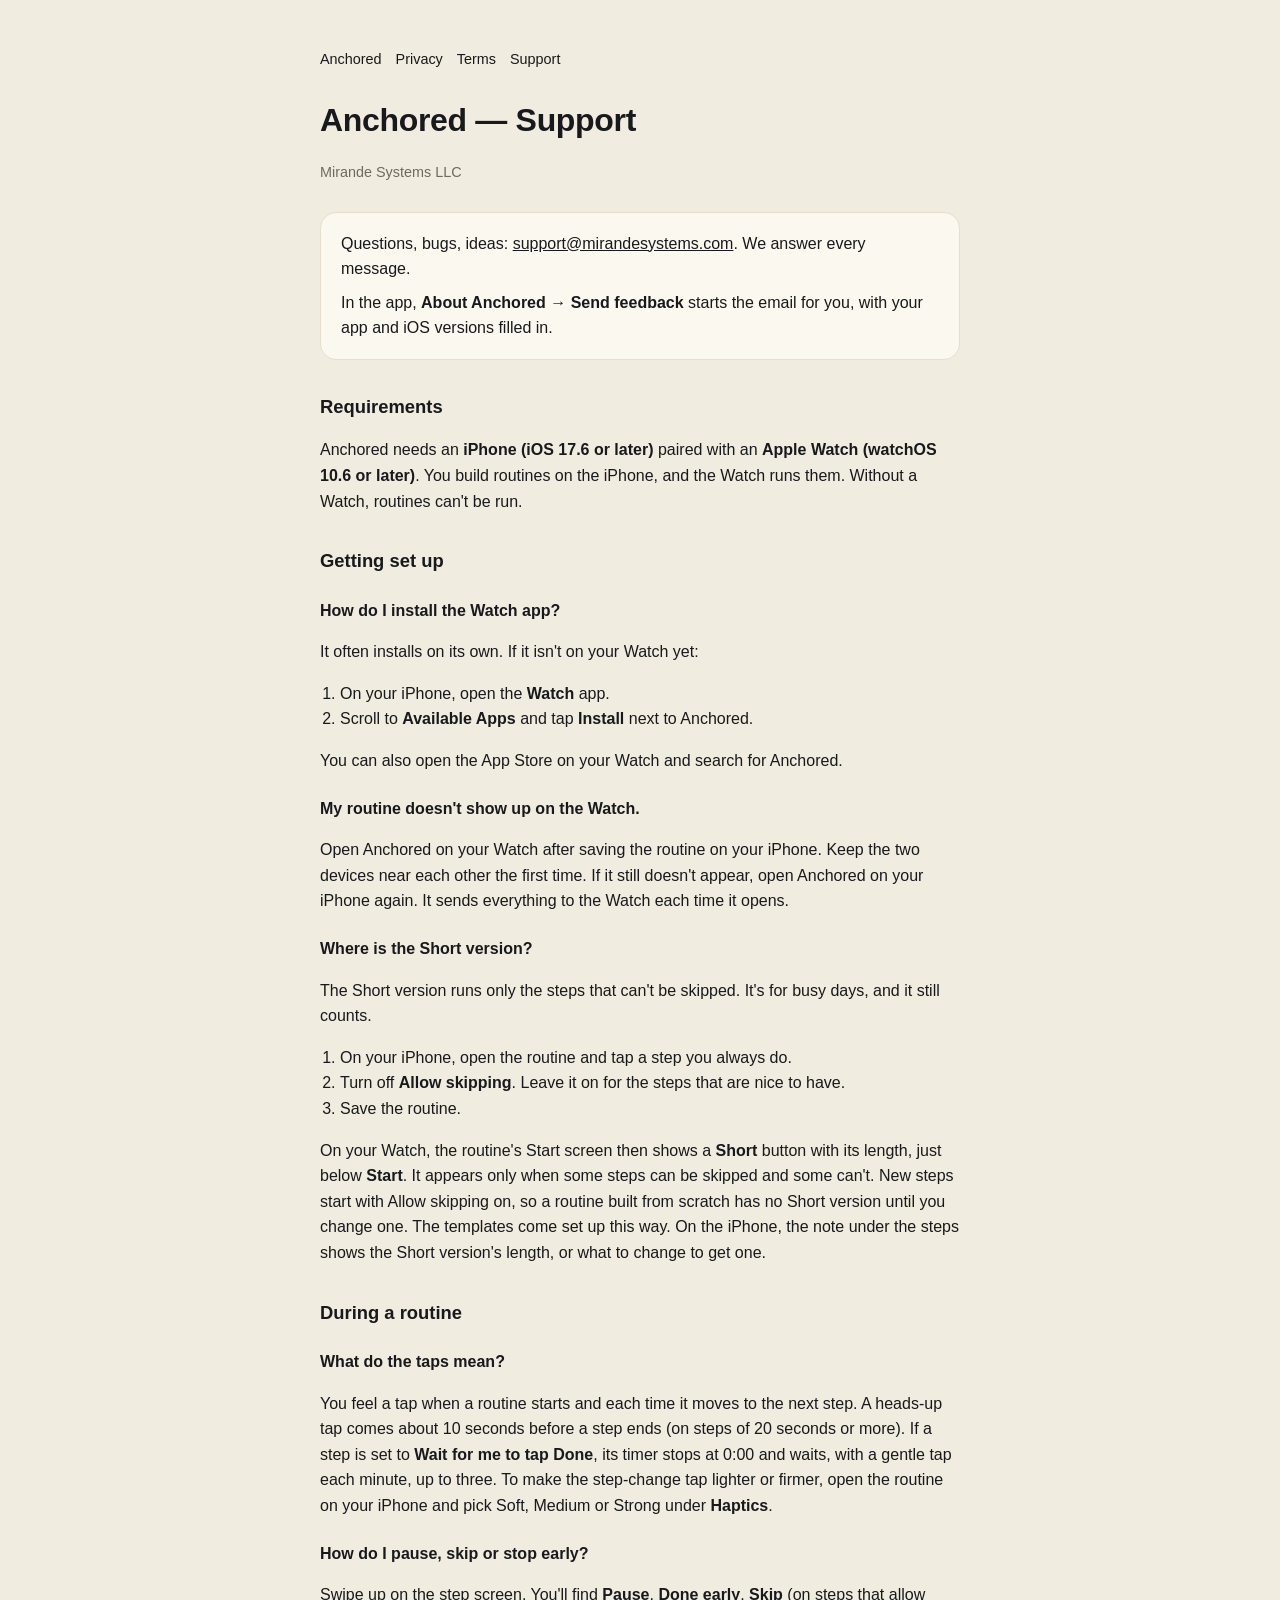
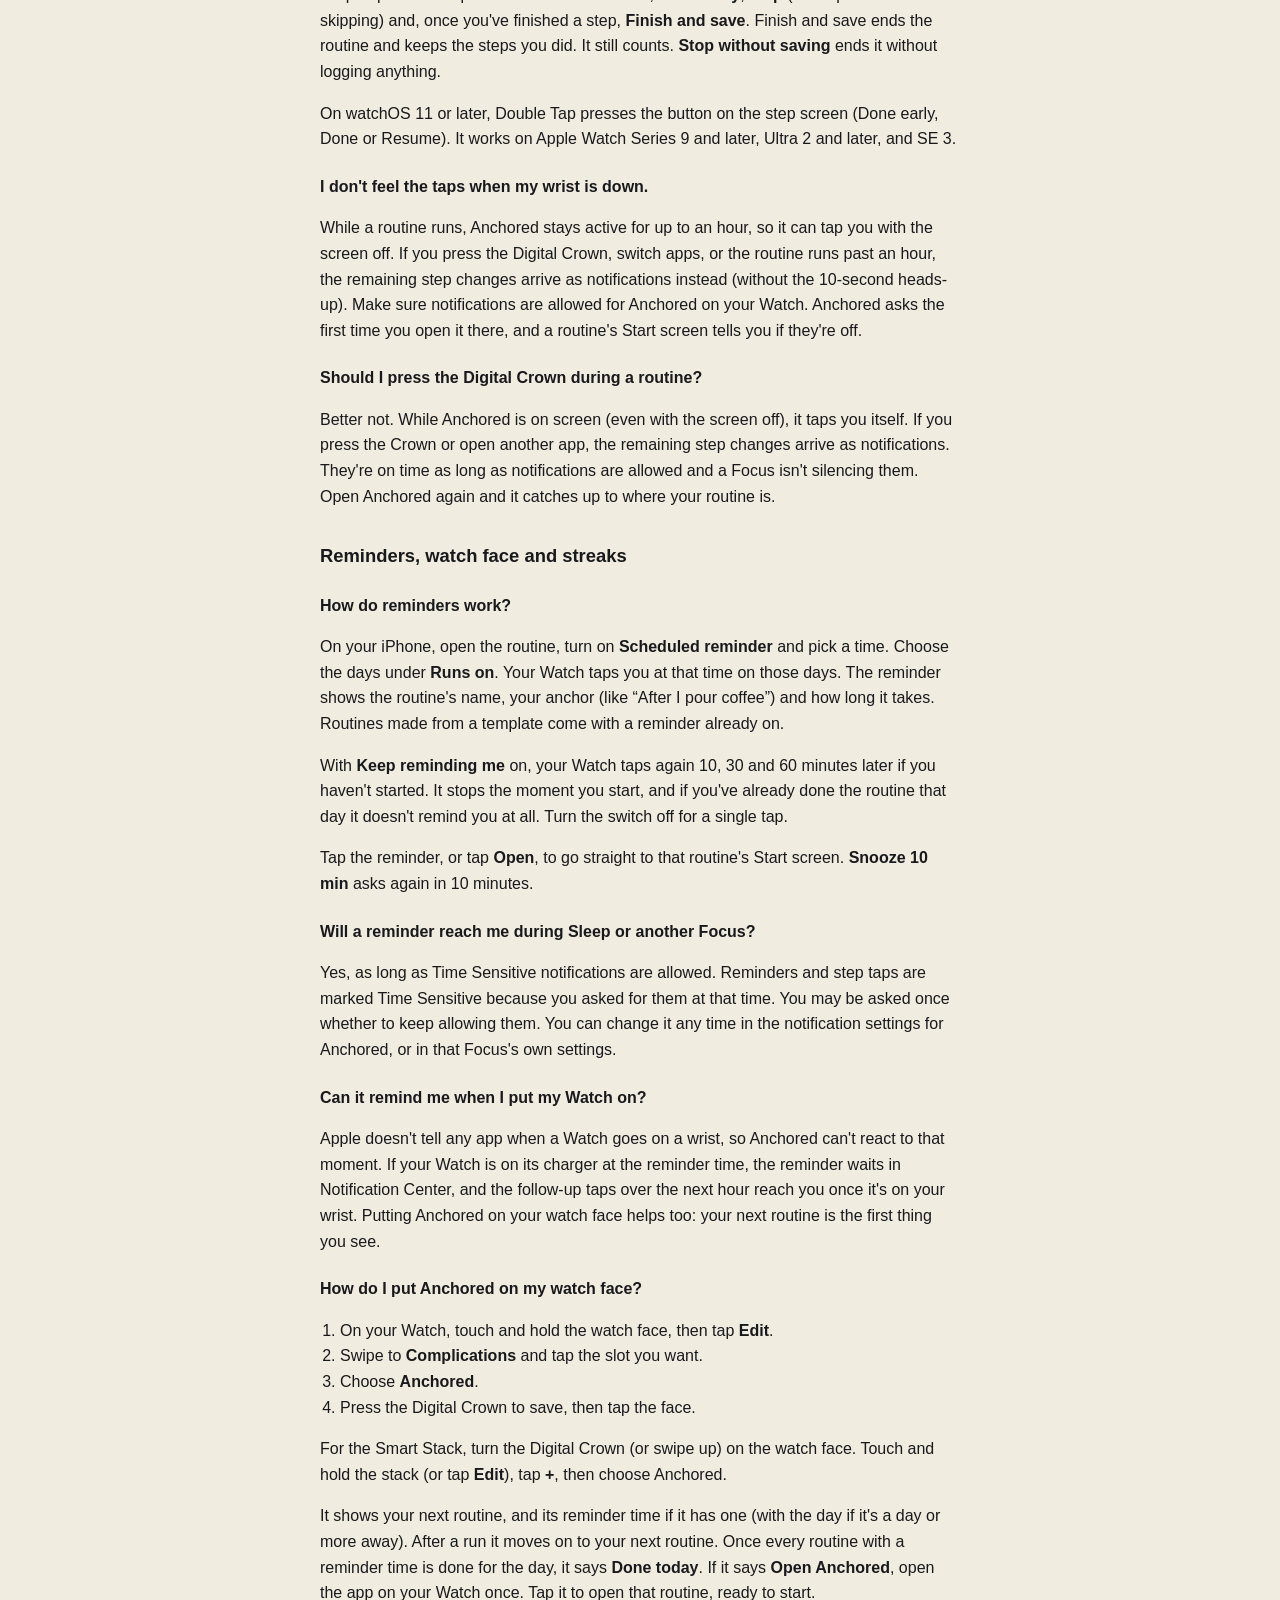
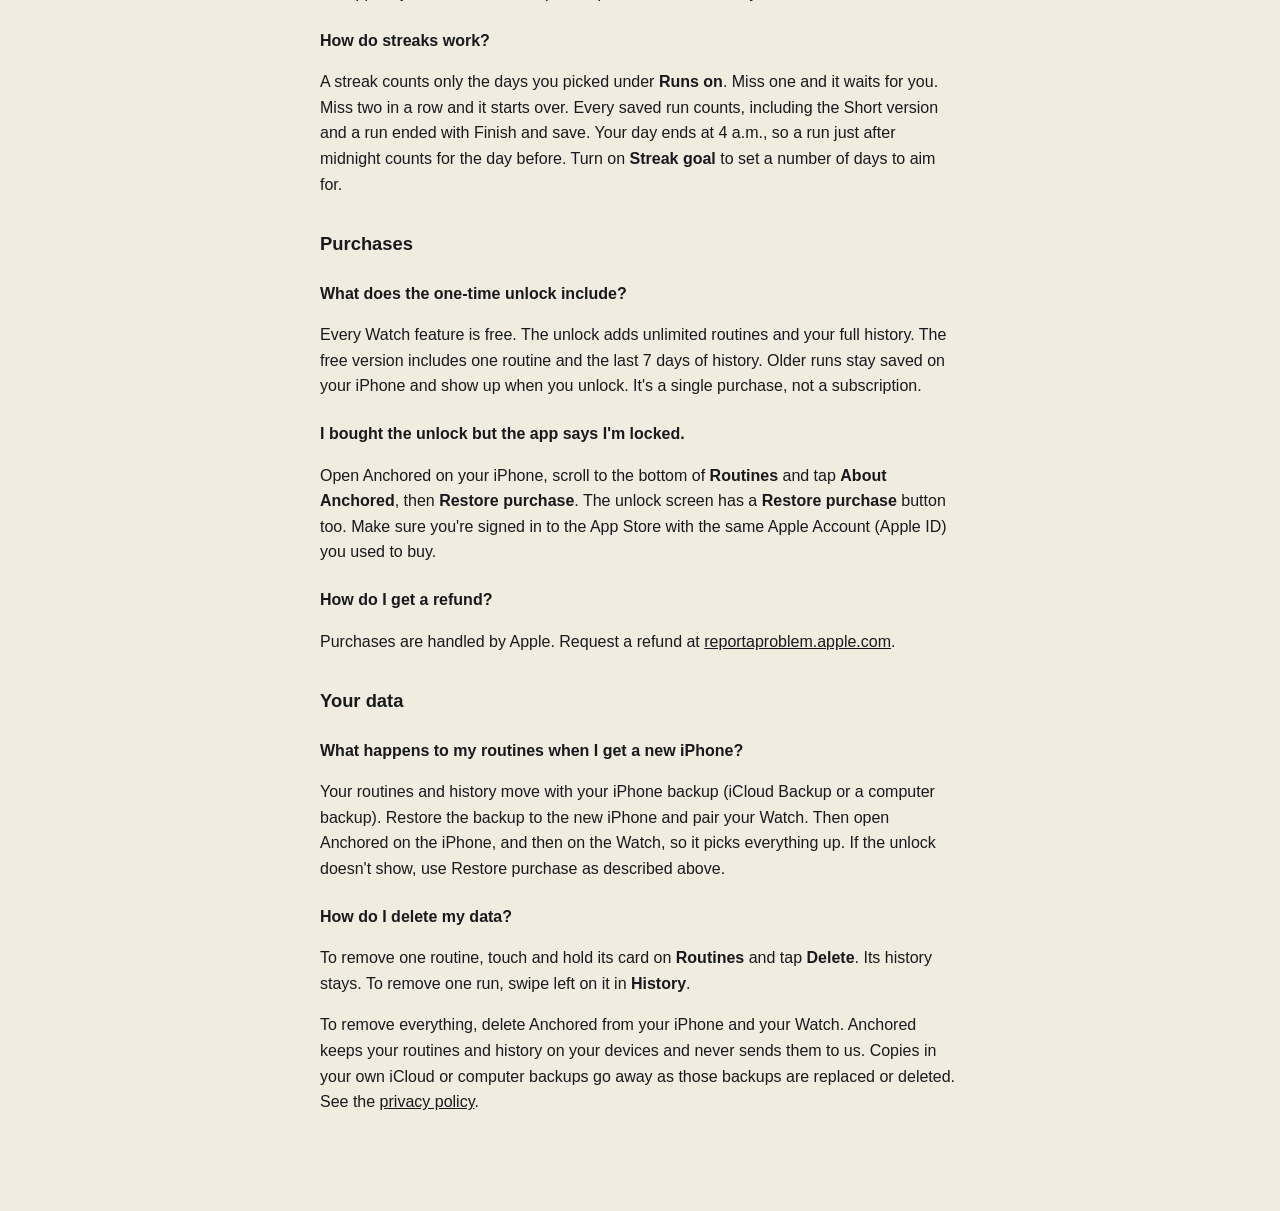
<file: anchored/support/index.html>
<!DOCTYPE html>
<html lang="en">
<head>
<meta charset="utf-8">
<meta name="viewport" content="width=device-width, initial-scale=1">
<title>Anchored — Support</title>
<meta name="description" content="Help for Anchored, the Apple Watch routine coach.">
<link rel="icon" href="/anchored/assets/favicon.svg" type="image/svg+xml">
<style>
  :root { --paper:#F1ECE0; --surface:#FBF8F0; --ink:#18191C; --spark:#FF6A3D; --muted:#6F6A60; --hairline:#E7DFCD; }
  * { box-sizing: border-box; }
  body { margin:0; background:var(--paper); color:var(--ink); font-family: -apple-system, "Helvetica Neue", Helvetica, Arial, sans-serif; line-height:1.6; }
  main { max-width: 680px; margin: 0 auto; padding: 48px 20px 80px; }
  h1 { font-size: 2rem; margin: 0 0 4px; letter-spacing: -0.01em; }
  h2 { font-size: 1.15rem; margin: 32px 0 8px; }
  h3 { font-size: 1rem; margin: 22px 0 4px; }
  .meta { color: var(--muted); font-size: 0.9rem; margin-bottom: 28px; }
  .card { background: var(--surface); border: 1px solid var(--hairline); border-radius: 16px; padding: 18px 20px; margin: 20px 0; }
  .card p { margin: 0; }
  .card p + p { margin-top: 8px; }
  a { color: var(--ink); }
  nav { font-size: 0.9rem; color: var(--muted); margin-bottom: 24px; }
  nav a { color: var(--ink); text-decoration: none; margin-right: 14px; }
  ol { padding-left: 20px; }
</style>
</head>
<body>
<main>
  <nav><a href="/anchored/">Anchored</a><a href="/anchored/privacy">Privacy</a><a href="/anchored/terms">Terms</a><a href="/anchored/support">Support</a></nav>
  <h1>Anchored — Support</h1>
  <p class="meta">Mirande Systems LLC</p>

  <div class="card">
    <p>Questions, bugs, ideas: <a href="mailto:support@mirandesystems.com">support@mirandesystems.com</a>.
    We answer every message.</p>
    <p>In the app, <strong>About Anchored</strong> → <strong>Send feedback</strong> starts the email for you, with your app and iOS versions filled in.</p>
  </div>

  <h2>Requirements</h2>
  <p>Anchored needs an <strong>iPhone (iOS 17.6 or later)</strong> paired with an <strong>Apple Watch (watchOS 10.6 or later)</strong>.
  You build routines on the iPhone, and the Watch runs them. Without a Watch, routines can't be run.</p>

  <h2>Getting set up</h2>

  <h3 id="install">How do I install the Watch app?</h3>
  <p>It often installs on its own. If it isn't on your Watch yet:</p>
  <ol>
    <li>On your iPhone, open the <strong>Watch</strong> app.</li>
    <li>Scroll to <strong>Available Apps</strong> and tap <strong>Install</strong> next to Anchored.</li>
  </ol>
  <p>You can also open the App Store on your Watch and search for Anchored.</p>

  <h3 id="sync">My routine doesn't show up on the Watch.</h3>
  <p>Open Anchored on your Watch after saving the routine on your iPhone. Keep the two devices near each other the first time.
  If it still doesn't appear, open Anchored on your iPhone again. It sends everything to the Watch each time it opens.</p>

  <h3 id="short-version">Where is the Short version?</h3>
  <p>The Short version runs only the steps that can't be skipped. It's for busy days, and it still counts.</p>
  <ol>
    <li>On your iPhone, open the routine and tap a step you always do.</li>
    <li>Turn off <strong>Allow skipping</strong>. Leave it on for the steps that are nice to have.</li>
    <li>Save the routine.</li>
  </ol>
  <p>On your Watch, the routine's Start screen then shows a <strong>Short</strong> button with its length, just below <strong>Start</strong>.
  It appears only when some steps can be skipped and some can't. New steps start with Allow skipping on,
  so a routine built from scratch has no Short version until you change one. The templates come set up this way.
  On the iPhone, the note under the steps shows the Short version's length, or what to change to get one.</p>

  <h2>During a routine</h2>

  <h3 id="taps">What do the taps mean?</h3>
  <p>You feel a tap when a routine starts and each time it moves to the next step.
  A heads-up tap comes about 10 seconds before a step ends (on steps of 20 seconds or more).
  If a step is set to <strong>Wait for me to tap Done</strong>, its timer stops at 0:00 and waits, with a gentle tap each minute, up to three.
  To make the step-change tap lighter or firmer, open the routine on your iPhone and pick Soft, Medium or Strong under <strong>Haptics</strong>.</p>

  <h3 id="controls">How do I pause, skip or stop early?</h3>
  <p>Swipe up on the step screen. You'll find <strong>Pause</strong>, <strong>Done early</strong>, <strong>Skip</strong> (on steps that allow skipping)
  and, once you've finished a step, <strong>Finish and save</strong>. Finish and save ends the routine and keeps the steps you did. It still counts.
  <strong>Stop without saving</strong> ends it without logging anything.</p>
  <p>On watchOS 11 or later, Double Tap presses the button on the step screen (Done early, Done or Resume).
  It works on Apple Watch Series 9 and later, Ultra 2 and later, and SE 3.</p>

  <h3 id="wrist-down">I don't feel the taps when my wrist is down.</h3>
  <p>While a routine runs, Anchored stays active for up to an hour, so it can tap you with the screen off.
  If you press the Digital Crown, switch apps, or the routine runs past an hour, the remaining step changes arrive as notifications instead (without the 10-second heads-up).
  Make sure notifications are allowed for Anchored on your Watch. Anchored asks the first time you open it there,
  and a routine's Start screen tells you if they're off.</p>

  <h3 id="crown">Should I press the Digital Crown during a routine?</h3>
  <p>Better not. While Anchored is on screen (even with the screen off), it taps you itself. If you press the Crown or open another app,
  the remaining step changes arrive as notifications. They're on time as long as notifications are allowed and a Focus isn't silencing them.
  Open Anchored again and it catches up to where your routine is.</p>

  <h2>Reminders, watch face and streaks</h2>

  <h3 id="reminders">How do reminders work?</h3>
  <p>On your iPhone, open the routine, turn on <strong>Scheduled reminder</strong> and pick a time. Choose the days under <strong>Runs on</strong>.
  Your Watch taps you at that time on those days. The reminder shows the routine's name, your anchor (like “After I pour coffee”) and how long it takes.
  Routines made from a template come with a reminder already on.</p>
  <p>With <strong>Keep reminding me</strong> on, your Watch taps again 10, 30 and 60 minutes later if you haven't started.
  It stops the moment you start, and if you've already done the routine that day it doesn't remind you at all. Turn the switch off for a single tap.</p>
  <p>Tap the reminder, or tap <strong>Open</strong>, to go straight to that routine's Start screen. <strong>Snooze 10 min</strong> asks again in 10 minutes.</p>

  <h3 id="sleep-focus">Will a reminder reach me during Sleep or another Focus?</h3>
  <p>Yes, as long as Time Sensitive notifications are allowed. Reminders and step taps are marked Time Sensitive because you asked for them at that time.
  You may be asked once whether to keep allowing them. You can change it any time in the notification settings for Anchored,
  or in that Focus's own settings.</p>

  <h3 id="watch-on">Can it remind me when I put my Watch on?</h3>
  <p>Apple doesn't tell any app when a Watch goes on a wrist, so Anchored can't react to that moment. If your Watch is on its charger at the reminder time,
  the reminder waits in Notification Center, and the follow-up taps over the next hour reach you once it's on your wrist.
  Putting Anchored on your watch face helps too: your next routine is the first thing you see.</p>

  <h3 id="watch-face">How do I put Anchored on my watch face?</h3>
  <ol>
    <li>On your Watch, touch and hold the watch face, then tap <strong>Edit</strong>.</li>
    <li>Swipe to <strong>Complications</strong> and tap the slot you want.</li>
    <li>Choose <strong>Anchored</strong>.</li>
    <li>Press the Digital Crown to save, then tap the face.</li>
  </ol>
  <p>For the Smart Stack, turn the Digital Crown (or swipe up) on the watch face. Touch and hold the stack (or tap <strong>Edit</strong>),
  tap <strong>+</strong>, then choose Anchored.</p>
  <p>It shows your next routine, and its reminder time if it has one (with the day if it's a day or more away).
  After a run it moves on to your next routine. Once every routine with a reminder time is done for the day, it says <strong>Done today</strong>.
  If it says <strong>Open Anchored</strong>, open the app on your Watch once. Tap it to open that routine, ready to start.</p>

  <h3 id="streaks">How do streaks work?</h3>
  <p>A streak counts only the days you picked under <strong>Runs on</strong>. Miss one and it waits for you. Miss two in a row and it starts over.
  Every saved run counts, including the Short version and a run ended with Finish and save.
  Your day ends at 4 a.m., so a run just after midnight counts for the day before.
  Turn on <strong>Streak goal</strong> to set a number of days to aim for.</p>

  <h2>Purchases</h2>

  <h3 id="unlock">What does the one-time unlock include?</h3>
  <p>Every Watch feature is free. The unlock adds unlimited routines and your full history.
  The free version includes one routine and the last 7 days of history. Older runs stay saved on your iPhone and show up when you unlock.
  It's a single purchase, not a subscription.</p>

  <h3 id="restore">I bought the unlock but the app says I'm locked.</h3>
  <p>Open Anchored on your iPhone, scroll to the bottom of <strong>Routines</strong> and tap <strong>About Anchored</strong>, then <strong>Restore purchase</strong>.
  The unlock screen has a <strong>Restore purchase</strong> button too.
  Make sure you're signed in to the App Store with the same Apple Account (Apple ID) you used to buy.</p>

  <h3 id="refund">How do I get a refund?</h3>
  <p>Purchases are handled by Apple. Request a refund at <a href="https://reportaproblem.apple.com">reportaproblem.apple.com</a>.</p>

  <h2>Your data</h2>

  <h3 id="new-iphone">What happens to my routines when I get a new iPhone?</h3>
  <p>Your routines and history move with your iPhone backup (iCloud Backup or a computer backup). Restore the backup to the new iPhone and pair your Watch.
  Then open Anchored on the iPhone, and then on the Watch, so it picks everything up. If the unlock doesn't show, use Restore purchase as described above.</p>

  <h3 id="delete">How do I delete my data?</h3>
  <p>To remove one routine, touch and hold its card on <strong>Routines</strong> and tap <strong>Delete</strong>. Its history stays.
  To remove one run, swipe left on it in <strong>History</strong>.</p>
  <p>To remove everything, delete Anchored from your iPhone and your Watch. Anchored keeps your routines and history on your devices and never sends them to us.
  Copies in your own iCloud or computer backups go away as those backups are replaced or deleted. See the <a href="/anchored/privacy">privacy policy</a>.</p>
</main>
</body>
</html>
</file>
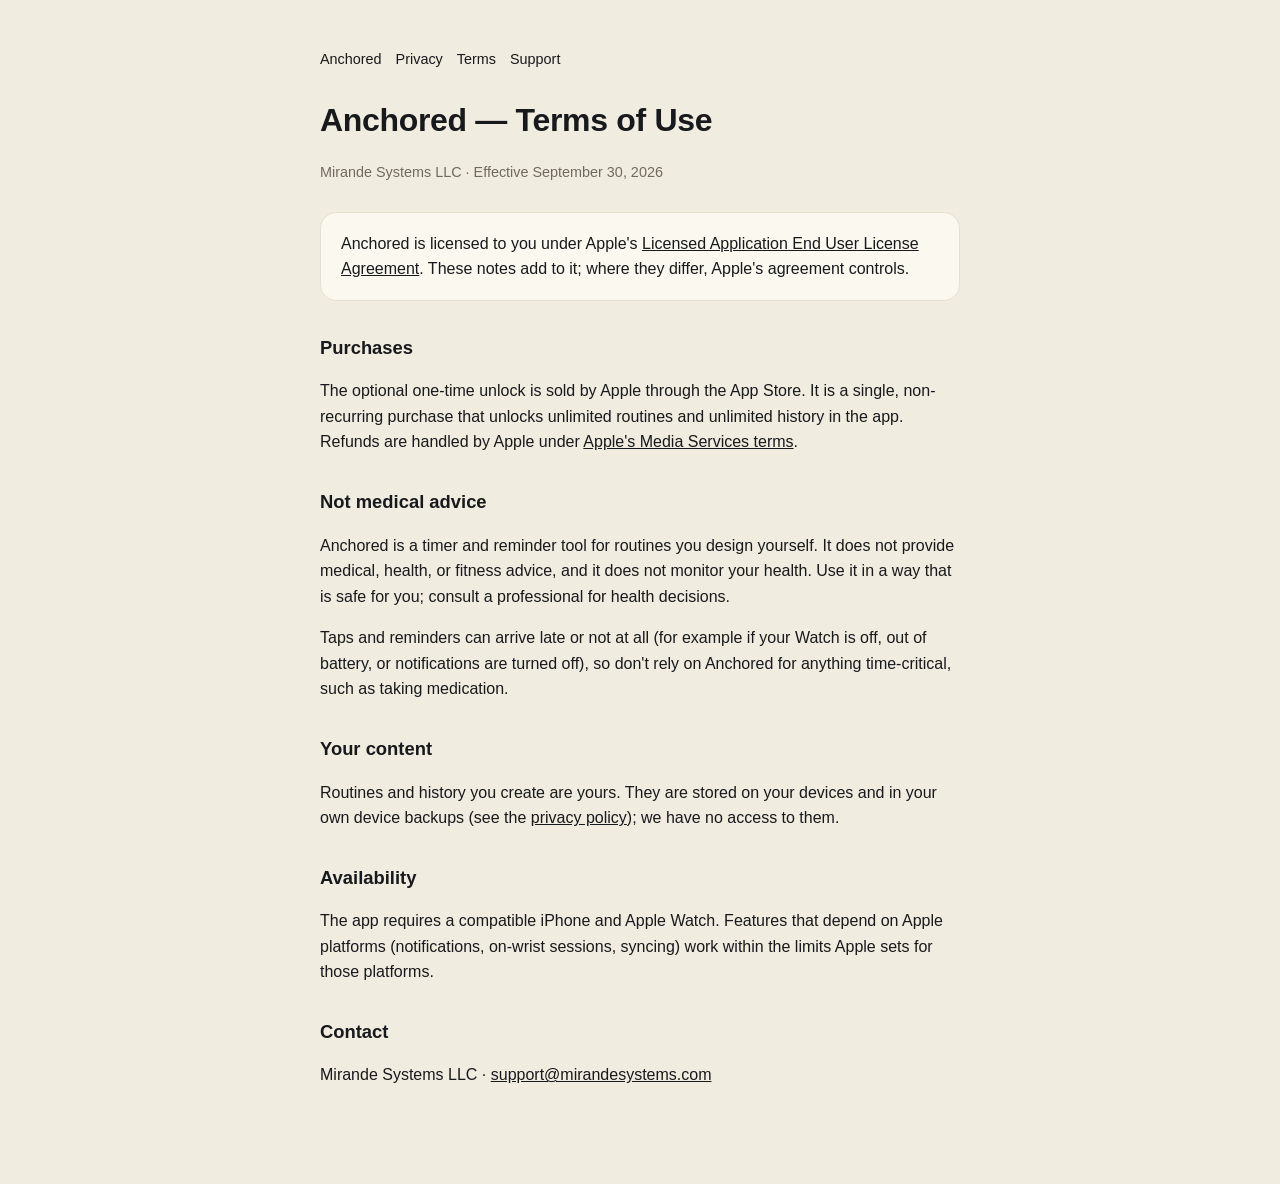
<file: anchored/terms/index.html>
<!DOCTYPE html>
<html lang="en">
<head>
<meta charset="utf-8">
<meta name="viewport" content="width=device-width, initial-scale=1">
<title>Anchored — Terms of Use</title>
<meta name="description" content="Terms of use for Anchored, the Apple Watch routine coach by Mirande Systems LLC.">
<link rel="icon" href="/anchored/assets/favicon.svg" type="image/svg+xml">
<style>
  :root { --paper:#F1ECE0; --surface:#FBF8F0; --ink:#18191C; --spark:#FF6A3D; --muted:#6F6A60; --hairline:#E7DFCD; }
  * { box-sizing: border-box; }
  body { margin:0; background:var(--paper); color:var(--ink); font-family: -apple-system, "Helvetica Neue", Helvetica, Arial, sans-serif; line-height:1.6; }
  main { max-width: 680px; margin: 0 auto; padding: 48px 20px 80px; }
  h1 { font-size: 2rem; margin: 0 0 4px; letter-spacing: -0.01em; }
  h2 { font-size: 1.15rem; margin: 32px 0 8px; }
  .meta { color: var(--muted); font-size: 0.9rem; margin-bottom: 28px; }
  .card { background: var(--surface); border: 1px solid var(--hairline); border-radius: 16px; padding: 18px 20px; margin: 20px 0; }
  a { color: var(--ink); }
  nav { font-size: 0.9rem; color: var(--muted); margin-bottom: 24px; }
  nav a { color: var(--ink); text-decoration: none; margin-right: 14px; }
</style>
</head>
<body>
<main>
  <nav><a href="/anchored/">Anchored</a><a href="/anchored/privacy">Privacy</a><a href="/anchored/terms">Terms</a><a href="/anchored/support">Support</a></nav>
  <h1>Anchored — Terms of Use</h1>
  <p class="meta">Mirande Systems LLC · Effective September 30, 2026</p>

  <div class="card">
    Anchored is licensed to you under Apple's
    <a href="https://www.apple.com/legal/internet-services/itunes/dev/stdeula/">Licensed Application End User License Agreement</a>.
    These notes add to it; where they differ, Apple's agreement controls.
  </div>

  <h2>Purchases</h2>
  <p>The optional one-time unlock is sold by Apple through the App Store. It is a single, non-recurring purchase that unlocks unlimited routines and unlimited history in the app.
  Refunds are handled by Apple under <a href="https://www.apple.com/legal/internet-services/itunes/">Apple's Media Services terms</a>.</p>

  <h2>Not medical advice</h2>
  <p>Anchored is a timer and reminder tool for routines you design yourself. It does not provide medical, health, or fitness advice, and it does not monitor your health.
  Use it in a way that is safe for you; consult a professional for health decisions.</p>
  <p>Taps and reminders can arrive late or not at all (for example if your Watch is off, out of battery, or notifications are turned off), so don't rely on Anchored for anything time-critical, such as taking medication.</p>

  <h2>Your content</h2>
  <p>Routines and history you create are yours. They are stored on your devices and in your own device backups (see the <a href="/anchored/privacy">privacy policy</a>); we have no access to them.</p>

  <h2>Availability</h2>
  <p>The app requires a compatible iPhone and Apple Watch. Features that depend on Apple platforms (notifications, on-wrist sessions, syncing) work within the limits Apple sets for those platforms.</p>

  <h2>Contact</h2>
  <p>Mirande Systems LLC · <a href="mailto:support@mirandesystems.com">support@mirandesystems.com</a></p>
</main>
</body>
</html>
</file>
<file: assets/site/site.css>
/* Mirande Systems · site
   Black, white and bold. Colour only ever comes from the products. */

:root {
  --black: #000;
  --ink: #0a0a0a;
  --ink-2: #111;
  --ink-3: #161616;
  --g-1: #8a8a8a;
  --g-2: #b5b5b5;
  --g-3: #e9e9e9;
  --g-4: #f4f4f4;
  --white: #fff;
  --tint: #ffffff;              /* the italic serif words: pure white, the face change does the work */
  --display: "Inter Tight", ui-sans-serif, system-ui, -apple-system, "Helvetica Neue", Arial, sans-serif;
  --serif: "Instrument Serif", "Times New Roman", Georgia, serif;
  --mono: "JetBrains Mono", ui-monospace, "SF Mono", Menlo, monospace;
  --gutter: clamp(16px, 3.34vw, 72px);
  --r-card: clamp(26px, 3.34vw, 56px);
  --ease: cubic-bezier(.22, 1, .36, 1);
  --hero-w: 600;
}

*, *::before, *::after { box-sizing: border-box; }
html { -webkit-text-size-adjust: 100%; background: var(--black); }
body {
  margin: 0;
  background: var(--black);
  color: var(--white);
  font-family: var(--display);
  font-size: 17px;
  line-height: 1.5;
  -webkit-font-smoothing: antialiased;
  -moz-osx-font-smoothing: grayscale;
  text-rendering: optimizeLegibility;
  overflow-x: clip;
}
img, svg, canvas { display: block; }
a { color: inherit; text-decoration: none; }
button { font: inherit; color: inherit; background: none; border: 0; padding: 0; cursor: pointer; }
h1, h2, h3, p, figure, ul { margin: 0; padding: 0; }
ul { list-style: none; }
em { font-style: normal; }
.mono { font-family: var(--mono); }
.sr-only {
  position: absolute !important; width: 1px; height: 1px; padding: 0; margin: -1px;
  overflow: hidden; clip: rect(0 0 0 0); white-space: nowrap; border: 0;
}
:focus-visible { outline: 2px solid currentColor; outline-offset: 3px; border-radius: 6px; }
::selection { background: #fff; color: #000; }
[data-theme="light"] ::selection { background: #000; color: #fff; }

/* serif accent words, Bending Spoons style */
.hero__title em, .products__title em, .build__title em, .founder__title em, .contact__title em {
  font-family: var(--serif);
  font-style: italic;
  font-weight: 400;
  letter-spacing: -0.015em;
  font-size: 1.1em;
  line-height: 0.8;
  color: var(--tint);
}

/* ---------- pills ---------- */
.pill {
  display: inline-flex; align-items: center; gap: 10px;
  height: 52px; padding: 0 24px;
  border-radius: 999px;
  font-size: 16px; font-weight: 600; letter-spacing: -0.01em;
  transition: transform .5s var(--ease), background-color .3s, color .3s, border-color .3s;
  white-space: nowrap;
}
.pill svg { width: 16px; height: 16px; transition: transform .5s var(--ease); }
.pill:hover svg { transform: translate(2px, -2px); }
.pill[href="#products"]:hover svg { transform: translateY(3px); }
.pill:active { transform: scale(.97); }
.pill--solid { background: #fff; color: #000; }
.pill--solid:hover { background: #e9e9e9; }
.pill--glass {
  background: rgba(28,28,28,.92);
  border: 1px solid rgba(255,255,255,.18);
  color: #fff;
}
.pill--glass:hover { background: rgba(48,48,48,.95); border-color: rgba(255,255,255,.3); }
.pill--lg { height: 60px; padding: 0 30px; font-size: 18px; }

/* ---------- preloader ---------- */
.pre { position: fixed; inset: 0; z-index: 200; background: #000; pointer-events: none; }
.pre canvas { width: 100%; height: 100%; }
.no-pre .pre { display: none; }

/* ---------- nav ---------- */
.nav {
  position: fixed; top: 16px; left: 0; right: 0; z-index: 90;
  display: flex; justify-content: center;
  pointer-events: none;
  transition: transform .7s var(--ease);
}
.nav.is-hidden { transform: translateY(calc(-100% - 80px)); }
.nav__pill {
  pointer-events: auto;
  display: flex; align-items: center; gap: 4px;
  height: 62px; padding: 7px 7px 7px 20px;
  border-radius: 999px;
  background: rgba(20,20,20,.9);
  border: 1px solid rgba(255,255,255,.12);
  box-shadow: 0 14px 40px -12px rgba(0,0,0,.5), inset 0 1px 0 rgba(255,255,255,.07);
  /* no backdrop blur: it sits over constantly moving content and would re-blur every frame */
  color: #fff;
  transition: background-color .45s, border-color .45s, color .45s, box-shadow .45s;
}
.nav__brand { display: flex; align-items: center; gap: 10px; font-weight: 700; font-size: 16px; letter-spacing: -0.025em; padding-right: 18px; white-space: nowrap; }
.nav__m { width: 24px; height: 24px; }
.nav__links { display: flex; }
.nav__links a { padding: 10px 15px; font-size: 15px; font-weight: 500; color: rgba(255,255,255,.7); transition: color .25s; border-radius: 999px; }
.nav__links a:hover { color: #fff; }
.nav__cta {
  margin-left: 10px; height: 46px; display: inline-flex; align-items: center; padding: 0 20px;
  border-radius: 999px; background: #fff; color: #000; font-size: 15px; font-weight: 600; white-space: nowrap;
  transition: background-color .45s, color .45s, transform .4s var(--ease);
}
.nav__cta:active { transform: scale(.96); }
.nav.is-light .nav__pill { background: rgba(255,255,255,.93); border-color: rgba(0,0,0,.08); color: #000; box-shadow: 0 14px 40px -16px rgba(0,0,0,.25), inset 0 1px 0 rgba(255,255,255,.7); }
.nav.is-light .nav__links a { color: rgba(0,0,0,.62); }
.nav.is-light .nav__links a:hover { color: #000; }
.nav.is-light .nav__cta { background: #000; color: #fff; }

/* ---------- hero ---------- */
.hero {
  position: relative;
  height: 100vh; height: 100svh; min-height: 640px; max-height: 1700px;
  display: flex; flex-direction: column;
  overflow: hidden;
  background: #000;
}
.hero__copy {
  position: relative; z-index: 2;
  padding: clamp(104px, 13.2vh, 190px) var(--gutter) 0;
  text-align: center;
  display: flex; flex-direction: column; align-items: center;
  pointer-events: none;
}
.hero__copy > * { pointer-events: auto; }
.hero__title {
  font-weight: var(--hero-w);
  font-size: clamp(42px, 6.7vw, 150px);
  line-height: .98;
  letter-spacing: -0.055em;
  max-width: 14ch;
}
.hero__title .line { display: block; white-space: nowrap; }
.hero__title em { letter-spacing: -0.02em; padding: 0 .02em; }
.hero__sub {
  margin-top: clamp(18px, 2.6vh, 34px);
  max-width: 56em;
  font-size: clamp(16px, 1.3vw, 23px);
  line-height: 1.45; letter-spacing: -0.01em;
  color: rgba(255,255,255,.62);
}
.hero__ctas { margin-top: clamp(22px, 3.2vh, 44px); display: flex; gap: 12px; flex-wrap: wrap; justify-content: center; }

.reel {
  position: absolute; inset: 0; z-index: 1;
  touch-action: pan-y;
  cursor: grab;
  -webkit-user-select: none; user-select: none;
}
.reel.is-drag { cursor: grabbing; }
.reel__ring { position: absolute; left: 50%; top: var(--cy, 69%); width: 0; height: 0; transform-style: preserve-3d; will-change: transform; }
.tile {
  position: absolute;
  width: var(--w, 210px); height: var(--h, 276px);
  left: calc(var(--w, 210px) * -.5); top: calc(var(--h, 276px) * -.5);
  border-radius: calc(var(--w, 210px) * .085);
  overflow: hidden;
  backface-visibility: hidden; -webkit-backface-visibility: hidden;
  background: #111;
  display: flex; flex-direction: column; align-items: center; justify-content: center;
  color: #fff;
}
.tile::after { content: ""; position: absolute; inset: 0; background: #000; opacity: var(--shade, 0); pointer-events: none; }
.tile img { -webkit-user-drag: none; user-select: none; }
.tile--shot img { position: absolute; inset: 0; width: 100%; height: 100%; object-fit: cover; object-position: 50% 0; }
.tile--anvil-shot img { width: 260%; height: auto; inset: 0 auto auto 0; object-fit: initial; }
.tile--pipe img { left: -40%; }
.tile--quote img { left: -26%; }
.tile--anvil-shot { background: #f6f6f4; }
.tile--brand { background: #0d0f12; }
.tile__bg { position: absolute; inset: 0 auto auto 0; width: 300%; max-width: none; filter: grayscale(1) brightness(.9); transform: translate(-6%, 4%); }
.tile--brand::before { content: ""; position: absolute; inset: 0; background: radial-gradient(120% 80% at 50% 50%, rgba(10,12,15,.9), rgba(10,12,15,.62)); z-index: 1; }
.tile__lock { position: relative; z-index: 2; display: flex; align-items: center; gap: 6%; width: 100%; justify-content: center; }
.tile__lock .anvil-mark { width: 28%; aspect-ratio: 418/202; background: #fff; }
.tile__lock b { margin: 0; font-weight: 800; letter-spacing: -0.05em; }
.tile--anchored-ink { background: #18191c; color: #f1ece0; }
.tile--anchored-ink .tile__icon { box-shadow: 0 0 0 1px rgba(241,236,224,.12), 0 14px 30px -12px rgba(0,0,0,.8); }
.tile__icon { width: 40%; aspect-ratio: 1; border-radius: 23%; }
.tile b { margin-top: 12%; font-size: calc(var(--w, 210px) * .135); font-weight: 750; letter-spacing: -0.045em; line-height: 1; }
.tile--anchored { background: #f1ece0; color: #18191c; }
.tile--anchored .tile__icon { box-shadow: 0 10px 24px -10px rgba(24,25,28,.35); }
.tile--freetime { background: #58cc02; color: #fff; }
.tile--freetime .tile__icon { width: 52%; margin: -6% 0 -6%; }
.tile--anvil { background: linear-gradient(160deg, #f2f4f6 0%, #d4d9df 55%, #b7bec7 100%); color: #0d0f12; }
.tile--anvil .anvil-mark { width: 54%; aspect-ratio: 418 / 202; background: #0d0f12; }
.tile--anvil b { font-weight: 800; letter-spacing: -0.05em; }
.tile--watch { background: #18191c; }
.tile--watch img { width: 64%; border-radius: 26%; box-shadow: 0 0 0 calc(var(--w, 210px) * .035) #050505, 0 0 0 calc(var(--w, 210px) * .042) #2b2c30; }
.tile--type { align-items: flex-start; justify-content: space-between; padding: calc(var(--w, 210px) * .11) calc(var(--w, 210px) * .1); text-align: left; }
.tile--type small { font-family: var(--mono); font-size: calc(var(--w, 210px) * .058); text-transform: uppercase; letter-spacing: .1em; opacity: .85; }
.tile--done { background: #ff6a3d; }
.tile--done strong { font-size: calc(var(--w, 210px) * .36); font-weight: 800; letter-spacing: -0.06em; line-height: .85; }
.tile--ask { background: #1cb0f6; }
.tile--ask q { quotes: "\201C" "\201D"; font-family: var(--serif); font-style: italic; font-size: calc(var(--w, 210px) * .14); line-height: 1.02; letter-spacing: -0.01em; }

.anvil-mark {
  display: block;
  -webkit-mask: url("img/anvil-logo.svg") center / contain no-repeat;
  mask: url("img/anvil-logo.svg") center / contain no-repeat;
  background: currentColor;
}

/* orbit variant (only when ?hero=orbit) */
.orbit { display: none; }
.hero-orbit .reel { display: none; }
.hero-orbit .orbit { display: block; position: absolute; inset: 0; z-index: 1; pointer-events: none; }
.hero-orbit .hero__copy { position: absolute; inset: 0; justify-content: center; padding-top: 0; z-index: 3; }
.hero-orbit .hero__title { font-size: clamp(36px, 5vw, 112px); }
.hero-orbit .hero__sub { max-width: 30em; }
.orbit__ticker {
  position: absolute; left: 50%; top: calc(50% - clamp(190px, 25vh, 300px)); transform: translateX(-50%);
  display: flex; gap: 14px; align-items: baseline;
  font-family: var(--mono); font-size: 12px; letter-spacing: .16em; text-transform: uppercase; color: rgba(255,255,255,.6);
}
.orbit__year { color: #fff; }
.orbit__count::before { content: "·"; margin-right: 14px; color: rgba(255,255,255,.4); }
.orbit__ring { position: absolute; inset: 0; }
.bubble {
  position: absolute; left: 0; top: 0;
  width: var(--s); height: var(--s); margin: calc(var(--s) * -.5) 0 0 calc(var(--s) * -.5);
  border-radius: 50%; overflow: hidden;
  display: flex; align-items: center; justify-content: center;
  box-shadow: 0 20px 50px -20px rgba(0,0,0,.8);
  will-change: transform;
}
.bubble img { width: 100%; height: 100%; object-fit: cover; object-position: 50% 0; }
.bubble b { font-weight: 750; letter-spacing: -0.04em; font-size: calc(var(--s) * .17); }
.bubble .anvil-mark { width: 52%; aspect-ratio: 418/202; }
.bubble svg { width: 76%; height: 76%; }
/* value bubbles: one icon and a few plain words */
.bubble--v { box-shadow: 0 20px 50px -20px rgba(0,0,0,.8), inset 0 0 0 1px rgba(255,255,255,.06); }
.vb { display: flex; flex-direction: column; align-items: center; justify-content: center; gap: calc(var(--s) * .06); width: 74%; text-align: center; }
.vb svg { width: calc(var(--s) * .27); height: calc(var(--s) * .27); flex: none; }
.vb b { font-weight: 700; font-size: calc(var(--s) * .128); line-height: 1.08; letter-spacing: -0.025em; }
.vb--big { gap: 0; }
.vb--big small { font-weight: 600; font-size: calc(var(--s) * .13); letter-spacing: -0.02em; opacity: .92; }
.vb--big strong { font-weight: 800; font-size: calc(var(--s) * .34); line-height: 1; letter-spacing: -0.05em; }
.hero-orbit .hero { cursor: grab; touch-action: pan-y; }
.hero-orbit .hero.is-spinning { cursor: grabbing; user-select: none; -webkit-user-select: none; }
.hero-orbit .hero a, .hero-orbit .hero button { cursor: pointer; }

/* ---------- stats ---------- */
.stats { position: relative; background: #000; padding: clamp(56px, 7vw, 130px) var(--gutter) clamp(24px, 3vw, 60px); }
.stats__panel {
  position: relative;
  max-width: 1240px; margin: 0 auto;
  display: grid; grid-template-columns: repeat(3, 1fr);
  border-radius: 28px;
  background: linear-gradient(180deg, rgba(255,255,255,.075), rgba(255,255,255,.03));
  border: 1px solid rgba(255,255,255,.12);
  box-shadow: inset 0 1px 0 rgba(255,255,255,.1), 0 40px 80px -40px rgba(0,0,0,.9);
  -webkit-backdrop-filter: blur(24px); backdrop-filter: blur(24px);
  overflow: hidden;
}
.stats__panel::before {
  content: ""; position: absolute; left: -10%; top: -60%; width: 40%; height: 160%;
  background: radial-gradient(closest-side, rgba(255,255,255,.06), transparent);
  pointer-events: none;
  transform: translateX(var(--sheen, 0px));
}
.stat { position: relative; padding: clamp(28px, 3.2vw, 56px) 20px clamp(26px, 3vw, 50px); text-align: center; }
.stat + .stat::before { content: ""; position: absolute; left: 0; top: 22%; bottom: 22%; width: 1px; background: rgba(255,255,255,.12); }
.stat__big { display: flex; align-items: baseline; justify-content: center; gap: .18em; font-size: clamp(70px, 8.4vw, 168px); line-height: 1; }
.stat__num {
  font-family: var(--serif); font-weight: 400;
  font-size: 1em; line-height: .92; letter-spacing: -0.02em;
  display: inline-flex; justify-content: center;
  height: .92em; overflow: hidden;
}
.stat__word { font-size: .36em; font-weight: 600; letter-spacing: -0.045em; line-height: 1; }
.stat__label { margin-top: 14px; font-size: clamp(15px, 1.15vw, 20px); color: rgba(255,255,255,.66); letter-spacing: -0.01em; }
.odo__d { display: inline-block; height: .92em; overflow: hidden; position: relative; }
.odo__strip { display: flex; flex-direction: column; will-change: transform, filter; }
.odo__strip span { display: block; height: .92em; line-height: .92; }

/* ---------- statement ---------- */
.statement { background: #000; padding: clamp(72px, 8vw, 160px) var(--gutter) clamp(110px, 14vw, 240px); }
.statement__eyebrow, .founder__eyebrow, .contact__eyebrow {
  font-size: 12px; letter-spacing: .16em; text-transform: uppercase; color: var(--g-1);
}
.statement__eyebrow { max-width: 1240px; margin: 0 auto 36px; }
.statement__text {
  max-width: 1240px; margin: 0 auto;
  font-size: clamp(30px, 4.05vw, 76px); line-height: 1.08; letter-spacing: -0.04em; font-weight: 500;
}
.statement__text .w { display: inline-block; will-change: filter, opacity; }

/* ---------- products ---------- */
.products { background: #fff; color: #000; padding: clamp(96px, 11vw, 200px) var(--gutter) clamp(80px, 9vw, 160px); }
.products__title {
  text-align: center; font-weight: 700;
  font-size: clamp(42px, 6.2vw, 120px); line-height: .98; letter-spacing: -0.05em;
}
.products__title em { color: #000; }

.apps {
  margin: clamp(56px, 7vw, 120px) auto clamp(80px, 9vw, 160px);
  max-width: 1080px;
  display: grid; grid-template-columns: repeat(3, 1fr); gap: clamp(12px, 3vw, 60px);
}
.app { display: flex; flex-direction: column; align-items: center; text-align: center; perspective: 700px; }
.app__tile {
  position: relative; width: clamp(92px, 15.6vw, 270px); aspect-ratio: 1;
  transform-style: preserve-3d;
  transition: transform .6s var(--ease);
  will-change: transform;
}
.app__face {
  position: absolute; inset: 0; border-radius: 26%;
  display: flex; align-items: center; justify-content: center; overflow: hidden;
  transition: transform .35s var(--ease), box-shadow .35s var(--ease);
  box-shadow: 0 var(--lip, 14px) 0 0 var(--lipc), 0 calc(var(--lip, 14px) + 22px) 40px -12px rgba(0,0,0,.22);
}
.app__face::before { content: ""; position: absolute; inset: 0; background: linear-gradient(160deg, rgba(255,255,255,.35), rgba(255,255,255,0) 45%, rgba(0,0,0,.06)); pointer-events: none; z-index: 2; border-radius: inherit; }
.app__face::after { content: ""; position: absolute; inset: 0; border-radius: inherit; background: radial-gradient(circle at var(--gx, 30%) var(--gy, 20%), rgba(255,255,255,.35), transparent 55%); opacity: 0; transition: opacity .4s; z-index: 3; pointer-events: none; }
.app:hover .app__face::after { opacity: 1; }
.app:active .app__face, .app.is-press .app__face { transform: translateY(calc(var(--lip, 14px) * .7)); box-shadow: 0 calc(var(--lip, 14px) * .3) 0 0 var(--lipc), 0 16px 30px -12px rgba(0,0,0,.2); }
.app__tile { --lip: clamp(6px, .95vw, 16px); }
.app__tile--anchored .app__face { background: #f1ece0; --lipc: #d6cbb5; }
.app__tile--anchored img { width: 100%; height: 100%; }
.app__tile--anvil .app__face { background: linear-gradient(165deg, #f4f6f8, #d9dde2); --lipc: #aab1ba; }
.app__tile--anvil .anvil-mark { width: 62%; aspect-ratio: 418/202; background: #0d0f12; }
.app__tile--freetime .app__face { background: #58cc02; --lipc: #46a302; }
.app__tile--freetime svg { width: 78%; height: 78%; }
.app__name { margin-top: clamp(26px, 3vw, 46px); font-size: clamp(17px, 1.5vw, 26px); font-weight: 600; letter-spacing: -0.02em; color: #000; }

.cards { max-width: 1344px; margin: 0 auto; display: grid; grid-template-columns: 1fr 1fr; gap: clamp(16px, 2.5vw, 44px); }
.pcard {
  position: relative; overflow: hidden;
  border-radius: var(--r-card);
  padding: clamp(26px, 2.8vw, 48px) clamp(24px, 2.8vw, 48px) 0;
  display: flex; flex-direction: column;
  isolation: isolate;
  scroll-margin-top: 90px;
}
.pcard__head { display: flex; align-items: center; justify-content: space-between; gap: 16px; }
.pcard__brand { display: flex; align-items: center; gap: 14px; font-size: clamp(30px, 2.75vw, 50px); font-weight: 750; letter-spacing: -0.05em; line-height: 1; }
.pcard__icon { width: clamp(40px, 3.4vw, 60px); height: clamp(40px, 3.4vw, 60px); border-radius: 24%; flex: none; }
.pcard__more {
  display: inline-flex; align-items: center; gap: 8px; height: 42px; padding: 0 18px; border-radius: 999px;
  font-size: 15px; font-weight: 600; white-space: nowrap;
  background: rgba(255,255,255,.55); transition: background-color .3s, transform .4s var(--ease);
}
.pcard__more svg { width: 14px; height: 14px; transition: transform .4s var(--ease); }
.pcard__more:hover svg { transform: translate(2px, -2px); }
.pcard__meta { margin-top: clamp(22px, 2.2vw, 34px); display: flex; align-items: center; flex-wrap: wrap; gap: 8px 10px; font-size: clamp(15px, 1.1vw, 18px); font-weight: 500; letter-spacing: -0.01em; }
.pcard__meta svg { width: 18px; height: 18px; flex: none; }
.pcard__facts { margin-top: 10px; display: grid; gap: 6px; padding-left: 4px; }
.pcard__facts li { position: relative; padding-left: 24px; font-size: clamp(15px, 1.1vw, 18px); line-height: 1.4; letter-spacing: -0.01em; color: var(--muted); max-width: 34em; }
.pcard__facts li::before { content: ""; position: absolute; left: 1px; top: .5em; width: 7px; height: 7px; border-radius: 50%; border: 1.5px solid currentColor; opacity: .8; }
.pcard__facts li::after { content: ""; position: absolute; left: 4.5px; top: calc(.5em + 10px); height: calc(100% - 4px); width: 1.5px; background: currentColor; opacity: .25; }
.pcard__facts li:last-child::after { display: none; }
.pcard__media { position: relative; flex: 1; display: flex; align-items: flex-end; margin: clamp(22px, 2.4vw, 40px) calc(clamp(24px, 2.8vw, 48px) * -1) 0; }
.pcard__visual { margin: 0; width: 100%; overflow: hidden; will-change: transform; }
.pcard__visual img { display: block; width: 100%; height: auto; transition: transform 1.2s var(--ease); transform-origin: 50% 70%; }
.pcard:hover .pcard__visual img { transform: scale(1.025); }
.pcard__tag {
  display: inline-flex; align-items: center; margin-left: 4px;
  background: #000; color: #fff;
  font-size: clamp(12px, .9vw, 14px); font-weight: 600; letter-spacing: -0.005em;
  padding: .32em .8em; border-radius: 999px; white-space: nowrap;
}
.device { position: absolute; will-change: transform; transition: filter .5s; }
.phone {
  width: clamp(150px, 15.4vw, 280px);
  padding: clamp(5px, .5vw, 9px);
  background: #0b0b0c;
  border-radius: clamp(28px, 2.85vw, 50px);
  box-shadow: inset 0 0 0 1.5px #3a3a3c, 0 50px 90px -30px rgba(0,0,0,.45), 0 20px 40px -20px rgba(0,0,0,.3);
}
.phone img { width: 100%; border-radius: clamp(23px, 2.4vw, 42px); aspect-ratio: 800/1738; }
.watch {
  width: clamp(104px, 10vw, 180px);
  padding: clamp(7px, .62vw, 11px);
  background: #0b0b0c;
  border-radius: 30%;
  box-shadow: inset 0 0 0 1.5px #3a3a3c, 0 40px 70px -26px rgba(0,0,0,.5);
}
.watch::after { content: ""; position: absolute; right: -5px; top: 30%; width: 6px; height: 18%; background: #222; border-radius: 3px; }
.watch img { width: 100%; border-radius: 26%; aspect-ratio: 416/496; }
.pcard--anchored .phone--front { left: 41%; top: 6%; }
.pcard--anchored .phone--back { left: 9%; top: 22%; }
.pcard--anchored .watch { left: 72%; top: 36%; }
.pcard--freetime .phone--front { left: 46%; top: 6%; }
.pcard--freetime .phone--back { left: 14%; top: 20%; }
.pcard:hover .phone--front { filter: drop-shadow(0 0 0 transparent); }

.pcard--anchored { background: #f1ece0; color: #18191c; --muted: rgba(24,25,28,.66); }
.pcard--anchored .pcard__meta svg, .pcard--anchored .pcard__facts li::before { color: #ff6a3d; }
.pcard--freetime { background: #58cc02; color: #0b1a03; --muted: rgba(11,26,3,.78); }
.pcard--freetime .pcard__more { background: rgba(255,255,255,.3); }
.pcard--freetime .pcard__icon { background: #46a302; padding: 4%; }
.pcard--anvil { background: #0a0a0a; color: #fff; --muted: rgba(255,255,255,.62); }
.pcard--anvil .pcard__more { background: rgba(255,255,255,.1); color: #fff; }
.pcard--anvil .pcard__more:hover { background: rgba(255,255,255,.18); }
.pcard--anvil .pcard__tag { background: #fff; color: #000; }
.pcard--anvil .pcard__icon { width: clamp(52px, 4.6vw, 84px); height: auto; aspect-ratio: 418/202; border-radius: 0; background: #fff; }
.pcard__more:hover { background: rgba(255,255,255,.8); }
.pcard--wide {
  grid-column: 1 / -1;
  display: grid; grid-template-columns: minmax(0, 5fr) minmax(0, 7fr);
  min-height: 0;
  padding-right: 0; padding-bottom: 0; align-items: stretch;
}
.pcard--wide .pcard__col { padding-bottom: clamp(26px, 2.8vw, 48px); display: flex; flex-direction: column; }
.spec { margin-top: auto; padding-top: 40px; font-size: clamp(10.5px, .8vw, 13px); letter-spacing: .1em; text-transform: uppercase; max-width: 34em; }
.spec div { display: grid; grid-template-columns: 9em 1fr; gap: 12px; border-top: 1px solid rgba(255,255,255,.14); padding: 11px 0 10px; }
.spec div:last-child { border-bottom: 1px solid rgba(255,255,255,.14); }
.spec dt { color: rgba(255,255,255,.45); }
.spec dd { margin: 0; color: #fff; }
.pcard--wide .pcard__head { padding-right: 8px; }
.pcard--wide .pcard__media { margin: 0; align-items: center; }
.pcard--wide::before {
  content: ""; position: absolute; right: -10%; top: -30%; width: 70%; height: 120%;
  background: radial-gradient(closest-side, rgba(255,255,255,.09), transparent);
  pointer-events: none; z-index: -1;
}
.browser { border-radius: 12px; overflow: hidden; background: #fff; box-shadow: 0 50px 100px -30px rgba(0,0,0,.8), 0 0 0 1px rgba(255,255,255,.08); }
.browser__bar { display: flex; gap: 6px; align-items: center; height: 26px; padding: 0 12px; background: #f1f1ef; border-bottom: 1px solid #e3e3e0; }
.browser__bar i { width: 8px; height: 8px; border-radius: 50%; background: #cfcfcb; }
.browser img { width: 100%; aspect-ratio: 16/10; }
.browser--main { width: 112%; left: 0; top: 28%; z-index: 3; }
.browser--l { width: 100%; left: 12%; top: 13%; z-index: 2; filter: brightness(.82); }
.browser--r { width: 92%; left: 26%; top: 0%; z-index: 1; filter: brightness(.64); }


/* ---------- 3D M ---------- */
.mshow { position: relative; background: #fff; color: #000; height: 330vh; }
.mshow__sticky { position: sticky; top: 0; height: 100vh; height: 100svh; overflow: hidden; background: #fff; }
.mshow__canvas { position: absolute; inset: 0; width: 100%; height: 100%; }
.mshow__copy {
  position: absolute; left: var(--gutter); top: 50%; transform: translateY(-50%);
  max-width: min(760px, 52vw);
  color: #fff; mix-blend-mode: difference;
  z-index: 2; pointer-events: none;
  padding-left: clamp(0px, 4vw, 96px);
}
.mshow__title { font-weight: 800; font-size: clamp(38px, 4.9vw, 100px); line-height: .96; letter-spacing: -0.05em; }
.mshow__title span { display: block; white-space: nowrap; }
.mshow__body { margin-top: clamp(20px, 2vw, 34px); font-size: clamp(18px, 1.75vw, 32px); line-height: 1.22; letter-spacing: -0.025em; font-weight: 450; max-width: 18em; }
.mshow__label {
  position: absolute; right: var(--gutter); bottom: clamp(64px, 9vh, 96px);
  display: flex; flex-direction: column; align-items: flex-end; gap: 5px;
  font-size: 11px; letter-spacing: .12em; color: #000; z-index: 2;
}
.mshow__label .g { color: #9a9a9a; }

/* ---------- inside (masonry) ---------- */
.inside { position: relative; background: #000; padding-top: clamp(100px, 12vw, 200px); overflow: hidden; }
.inside__title {
  text-align: center; font-weight: 300;
  font-size: clamp(44px, 7.4vw, 140px); line-height: .95; letter-spacing: -0.045em;
  color: transparent; -webkit-text-stroke: 1px rgba(255,255,255,.85);
  margin-bottom: clamp(56px, 6vw, 110px);
  padding: 0 var(--gutter);
}
.wall {
  position: relative;
  display: grid; grid-template-columns: repeat(4, 1fr); gap: 8px;
  padding: 0 8px;
  height: clamp(900px, 150vh, 1900px);
  overflow: hidden;
  -webkit-mask: linear-gradient(180deg, transparent 0, #000 9%, #000 88%, transparent 100%);
  mask: linear-gradient(180deg, transparent 0, #000 9%, #000 88%, transparent 100%);
}
.wall__col { display: flex; flex-direction: column; gap: 8px; will-change: transform; }
.wt { position: relative; overflow: hidden; border-radius: 6px; background: #151515; flex: none; }
.wt--tall { aspect-ratio: 3 / 4.1; }
.wt--sq { aspect-ratio: 1; }
.wt--land { aspect-ratio: 4 / 3; }
.wt img { width: 100%; height: 100%; object-fit: cover; transition: scale 1.1s var(--ease), transform 1.1s var(--ease); }
.wt--crop img { position: absolute; left: 0; top: 0; width: calc(var(--z, 1) * 100%); height: auto; max-width: none; transform: translate(calc(var(--cx, 0) * -1%), calc(var(--cy, 0) * -1%)); transform-origin: 0 0; }
.wt:hover img { scale: 1.05; }
.wt figcaption {
  position: absolute; left: 14px; top: 14px; z-index: 2;
  font-size: 14px; font-weight: 600; letter-spacing: -0.01em; color: #fff;
  padding: 6px 11px; border-radius: 999px;
  background: rgba(0,0,0,.55); -webkit-backdrop-filter: blur(10px); backdrop-filter: blur(10px);
  transition: transform .5s var(--ease), background-color .3s;
}
.wt:hover figcaption { background: rgba(0,0,0,.8); transform: translateY(2px); }
.wt--cream { background: #f1ece0; }
.wt--icon img { width: 46%; height: auto; aspect-ratio: 1; margin: 27%; border-radius: 23%; box-shadow: 0 30px 50px -20px rgba(24,25,28,.4); }
.wt--icon:hover img { transform: scale(1.05) rotate(-3deg); }
.wt--green { background: #58cc02; display: flex; align-items: center; justify-content: center; }
.wt__ft { width: 64%; height: 64%; transition: transform 1.1s var(--ease); }
.wt--green:hover .wt__ft { transform: rotate(-20deg) scale(1.04); }
.wt--inkw { background: #18191c; display: flex; align-items: center; justify-content: center; }
.wt--inkw img { width: 50%; height: auto; border-radius: 26%; box-shadow: 0 0 0 10px #050505, 0 0 0 12px #2b2c30; }
.wt--orange { background: #ff6a3d; display: flex; flex-direction: column; align-items: flex-start; justify-content: flex-end; padding: 9%; }
.wt__big { font-size: clamp(64px, 8.6vw, 170px); font-weight: 800; letter-spacing: -0.065em; line-height: .8; order: 2; }
.wt__small { font-size: 12px; letter-spacing: .14em; text-transform: uppercase; order: 1; margin-bottom: 12px; }
.wt--blue { background: #1cb0f6; display: flex; align-items: flex-end; padding: 9%; }
.wt__q { quotes: "\201C" "\201D"; font-family: var(--serif); font-style: italic; font-size: clamp(30px, 3.2vw, 62px); line-height: 1; letter-spacing: -0.01em; }
.wt--silver { background: linear-gradient(160deg, #f2f4f6, #c9cfd6); display: flex; align-items: center; justify-content: center; }
.wt--silver .anvil-mark { width: 50%; aspect-ratio: 418/202; background: #0d0f12; transition: transform 1.1s var(--ease); }
.wt--silver:hover .anvil-mark { transform: scale(1.06); }

/* ---------- how we build ---------- */
.build { background: var(--ink-3); padding: clamp(100px, 11vw, 200px) var(--gutter) clamp(100px, 11vw, 200px); }
.build__title { text-align: center; font-weight: 700; font-size: clamp(42px, 6.2vw, 120px); line-height: .98; letter-spacing: -0.05em; margin-bottom: clamp(48px, 5vw, 96px); }
.build__grid { max-width: 1344px; margin: 0 auto; display: grid; grid-template-columns: 1fr 1fr; gap: clamp(16px, 2.8vw, 44px); }
.bcard {
  position: relative; overflow: hidden;
  background: #000; border-radius: var(--r-card);
  min-height: clamp(460px, 42vw, 740px);
  padding: clamp(40px, 4vw, 66px) 32px 0;
  text-align: center;
  box-shadow: 0 50px 90px -40px rgba(0,0,0,.8);
}
.bcard__title { font-family: var(--serif); font-weight: 400; font-size: clamp(40px, 3.9vw, 72px); line-height: 1; letter-spacing: -0.01em; }
.bcard__line { margin: 14px auto 0; font-size: clamp(15px, 1.15vw, 20px); color: rgba(255,255,255,.55); max-width: 30em; position: relative; z-index: 2; }
.bcard__art { position: absolute; left: 0; right: 0; bottom: 0; width: 100%; height: 76%; }

/* ---------- founder letter ---------- */
.founder {
  background: var(--ink); padding: clamp(100px, 11vw, 200px) var(--gutter);
  display: grid; grid-template-columns: minmax(0, 5fr) minmax(0, 7fr); gap: clamp(32px, 5vw, 100px);
  max-width: 1440px; margin: 0 auto; box-sizing: content-box;
}
.founder { max-width: none; }
.founder__side { position: sticky; top: 140px; align-self: start; padding-left: clamp(0px, 4vw, 96px); }
.founder__eyebrow { margin-bottom: 22px; }
.founder__title { font-weight: 800; font-size: clamp(40px, 4.6vw, 88px); line-height: .98; letter-spacing: -0.05em; }
.founder__arrow { width: min(300px, 70%); margin-top: 26px; color: rgba(255,255,255,.7); }
.founder__arrow path { stroke-dasharray: 400; stroke-dashoffset: var(--draw, 0); }
.letter {
  position: relative;
  background: #151515;
  border: 1px solid rgba(255,255,255,.07);
  border-radius: 8px;
  padding: clamp(40px, 4.4vw, 80px) clamp(28px, 4.4vw, 80px);
  max-width: 760px;
  font-size: clamp(17px, 1.3vw, 21px); line-height: 1.62; letter-spacing: -0.005em;
  color: rgba(255,255,255,.8);
  box-shadow: 0 60px 120px -40px rgba(0,0,0,.9), 0 1px 0 rgba(255,255,255,.04) inset;
  transform: perspective(1600px) rotateX(1.2deg) rotateY(-2.2deg) rotate(-.4deg);
  transform-origin: 50% 0;
}
.letter p + p { margin-top: 1.05em; }
.letter__hi { color: #fff; }
.letter__draft {
  position: absolute; top: 18px; right: 18px;
  font-size: 12px; color: rgba(255,255,255,.6);
  border: 1px dashed rgba(255,255,255,.3); border-radius: 999px; padding: 5px 11px;
}
.letter__strike { position: relative; text-decoration: none; color: rgba(255,255,255,.5); }
.letter__strike::after {
  content: ""; position: absolute; left: -3px; right: -3px; top: 54%; height: 2px; border-radius: 2px;
  background: #fff; transform-origin: 0 50%; transform: scaleX(var(--strike, 1)) rotate(-1.5deg);
}
.letter__edit { font-family: var(--serif); font-style: italic; font-size: 1.2em; line-height: 1; color: #fff; letter-spacing: 0; }
.letter__edit .c { opacity: var(--o, 1); }
.letter__hl mark {
  background: linear-gradient(#fff, #fff) no-repeat 0 0 / var(--hl, 100%) 100%;
  color: var(--hlc, #000);
  -webkit-box-decoration-break: clone; box-decoration-break: clone;
  padding: .06em .2em; margin: 0 -.2em;
  font-weight: 650; letter-spacing: -0.015em;
}
.letter__sign { margin-top: 2.2em; }
.letter__sig { width: 220px; color: #fff; margin: 4px 0 0 -6px; }
.letter__sig path { stroke-dasharray: 1400; stroke-dashoffset: var(--sig, 0); }
.letter__name { margin-top: 2px !important; color: #fff; font-weight: 600; }

/* ---------- contact ---------- */
.contact {
  position: relative; background: #000; overflow: hidden;
  min-height: 100vh; min-height: 100svh;
  display: flex; align-items: center; justify-content: center;
  padding: 140px var(--gutter);
}
.stars { position: absolute; inset: 0; width: 100%; height: 100%; }
.contact__inner { position: relative; z-index: 2; text-align: center; display: flex; flex-direction: column; align-items: center; pointer-events: none; }
.contact__inner a { pointer-events: auto; }
.contact__eyebrow { margin-bottom: 28px; }
.contact__title { font-weight: 800; font-size: clamp(76px, 15vw, 300px); line-height: .86; letter-spacing: -0.065em; }
.contact__title em { letter-spacing: -0.02em; padding-right: .04em; }
.contact__sub { margin-top: clamp(22px, 2.6vw, 40px); max-width: 30em; font-size: clamp(17px, 1.4vw, 24px); line-height: 1.45; color: rgba(255,255,255,.62); }
.contact__ctas { margin-top: clamp(30px, 3.4vw, 52px); display: flex; gap: 12px; flex-wrap: wrap; justify-content: center; }

/* ---------- footer (Apollo-style: the plain mark, big, with simple link columns) ---------- */
.foot { position: relative; background: #f2f1ef; color: #111; padding: clamp(80px, 9vw, 170px) var(--gutter) clamp(48px, 5vw, 90px); }
.foot__inner { max-width: 1680px; margin: 0 auto; display: grid; grid-template-columns: minmax(0, 1fr) minmax(0, 1.85fr); gap: clamp(40px, 5vw, 110px); align-items: start; }
.foot__brand { display: flex; flex-direction: column; gap: clamp(40px, 4.4vw, 76px); }
.foot__logo { display: block; width: clamp(170px, 21vw, 400px); color: #141414; transition: transform .9s var(--ease); }
.foot__logo svg { display: block; width: 100%; height: auto; aspect-ratio: 1; fill: currentColor; }
.foot__logo:hover { transform: rotate(-4deg) scale(1.02); }
.foot__legal { display: flex; flex-direction: column; gap: 14px; font-size: clamp(15px, 1.05vw, 18px); }
.foot__copy { margin: 0; font-weight: 600; color: #111; }
.foot__legal a { color: #77746f; transition: color .2s; width: fit-content; }
.foot__legal a:hover { color: #111; }
.foot__cols { display: grid; grid-template-columns: repeat(3, minmax(0, 1fr)) minmax(0, 1.5fr); gap: clamp(24px, 2.4vw, 48px); padding-top: clamp(8px, 1vw, 18px); }
.foot__col { display: flex; flex-direction: column; gap: clamp(14px, 1.2vw, 20px); font-size: clamp(15px, 1.05vw, 18px); line-height: 1.3; }
.foot__h { margin: 0 0 4px; font-weight: 600; color: #111; }
.foot__col a { color: #222; width: fit-content; max-width: 100%; transition: color .2s; }
.foot__col a:hover { color: #000; text-decoration: underline; text-underline-offset: 4px; text-decoration-thickness: 1px; }
.foot__note { margin: 0; color: #77746f; }
.foot__credit {
  max-width: 1680px; margin: clamp(64px, 6vw, 110px) auto 0; padding-top: clamp(22px, 2vw, 32px);
  border-top: 1px solid rgba(0,0,0,.1);
  display: flex; align-items: center; gap: 14px; width: 100%;
  font-size: clamp(15px, 1.05vw, 18px); color: #77746f; transition: color .2s;
}
.foot__credit svg { width: clamp(40px, 3vw, 52px); height: auto; color: #111; flex: none; transition: transform .5s var(--ease); }
.foot__credit:hover { color: #111; }
.foot__credit:hover svg { transform: translateY(-2px); }

/* ---------- intro states (only while JS is about to animate) ---------- */
.js-intro .hero__title .line, .js-intro .hero__sub, .js-intro .hero__ctas, .js-intro .reel { visibility: hidden; }

/* ---------- responsive ---------- */
@media (min-width: 2000px) {
  .nav__pill { height: 74px; padding-left: 26px; }
  .nav__brand { font-size: 19px; } .nav__m { width: 28px; height: 28px; }
  .nav__links a { font-size: 17px; padding: 12px 18px; }
  .nav__cta { height: 58px; font-size: 17px; padding: 0 26px; }
  .pill { height: 62px; font-size: 19px; padding: 0 30px; }
  .pill--lg { height: 72px; font-size: 21px; }
  .pcard__more { height: 52px; font-size: 18px; padding: 0 22px; }
  .wt figcaption { font-size: 17px; }
}

@media (max-width: 1100px) {
  .foot__inner { grid-template-columns: 1fr; }
  .foot__brand { flex-direction: row; align-items: flex-end; justify-content: space-between; }
  .foot__cols { grid-template-columns: repeat(2, minmax(0, 1fr)); row-gap: 44px; }
  .pcard--wide { grid-template-columns: 1fr; padding-right: clamp(24px, 2.8vw, 48px); }
  .pcard--wide .pcard__col { padding-bottom: 0; }
  .pcard--wide .pcard__media { margin: 28px calc(clamp(24px, 2.8vw, 48px) * -1) 0; }
  .founder { grid-template-columns: 1fr; }
  .founder__side { position: static; padding-left: 0; }
  .letter { justify-self: start; }
}

@media (max-width: 820px) {
  .nav__links { display: none; }
  .nav__brand { padding-right: 10px; }
  .cards { grid-template-columns: 1fr; }
  .pcard--wide { grid-column: auto; }
  .build__grid { grid-template-columns: 1fr; }
  .wall { grid-template-columns: repeat(2, 1fr); height: clamp(900px, 175vh, 1600px); }
  .wall__col:nth-child(n+3) { display: none; }
  .mshow__copy { left: 0; right: 0; top: auto; bottom: clamp(56px, 10vh, 120px); transform: none; max-width: none; padding: 0 var(--gutter); }
  .mshow__label { display: none; }
}

@media (max-width: 560px) {
  .foot__col a { overflow-wrap: anywhere; }
  .foot__col:last-child { grid-column: 1 / -1; }
  .foot__brand { flex-direction: column; align-items: flex-start; }
  .foot__logo { width: 150px; }
  .foot__cols { gap: 36px 20px; }
  .nav { top: 10px; }
  .nav__pill { height: 54px; padding: 5px 5px 5px 14px; }
  .nav__brand { font-size: 15px; gap: 8px; }
  .nav__m { width: 20px; height: 20px; }
  .nav__cta { height: 44px; padding: 0 16px; font-size: 14px; margin-left: 4px; }
  .hero__title { font-size: clamp(38px, 11.4vw, 60px); letter-spacing: -0.05em; }
  .hero__title .line { white-space: normal; }
  .hero__ctas .pill { height: 48px; padding: 0 20px; font-size: 15px; }
  .stats__panel { grid-template-columns: 1fr; border-radius: 22px; }
  .stat + .stat::before { left: 18%; right: 18%; top: 0; bottom: auto; width: auto; height: 1px; }
  .stat { padding: 30px 16px 28px; }
  .apps { gap: 10px; }
  .pcard { min-height: 600px; }
  .pcard__head { flex-wrap: wrap; }
  .pcard__more { height: 38px; font-size: 14px; padding: 0 14px; }
  .pcard__media { min-height: 330px; }
  .phone { width: 46%; }
  .watch { width: 30%; }
  .pcard--anchored .phone--front { left: 40%; top: 8%; }
  .pcard--anchored .phone--back { left: 6%; top: 22%; }
  .pcard--anchored .watch { left: 68%; top: 40%; }
  .pcard--freetime .phone--front { left: 44%; }
  .pcard--freetime .phone--back { left: 8%; }

  .wt figcaption { font-size: 12px; left: 8px; top: 8px; padding: 4px 8px; }
  .wall { gap: 6px; padding: 0 6px; }
  .wall__col { gap: 6px; }
  .bcard { min-height: 440px; }
  .letter { transform: none; padding: 34px 22px 30px; }
  .letter__draft { top: 10px; right: 10px; }
  .letter__hi { margin-top: 16px; }
}

/* ---------- reduced motion ---------- */
@media (prefers-reduced-motion: reduce) {
  *, *::before, *::after { transition-duration: .01ms !important; animation-duration: .01ms !important; }
  .nav { transition: none; }
  .mshow { height: auto; }
  .mshow__sticky { position: relative; height: 100vh; }
}

/* ---------- product pages (/anvil/, /freetime/) ---------- */
.pp-hero { position: relative; background: #000; color: #fff; padding: clamp(150px, 16vw, 230px) var(--gutter) clamp(70px, 8vw, 130px); text-align: center; display: flex; flex-direction: column; align-items: center; overflow: hidden; }
.pp-hero::before { content: ""; position: absolute; left: 50%; top: 40%; width: min(1100px, 120vw); aspect-ratio: 1; transform: translate(-50%, -50%); border-radius: 50%; background: radial-gradient(closest-side, var(--pp-glow, rgba(255,255,255,.08)), transparent); pointer-events: none; }
.pp--freetime { --pp-glow: rgba(88, 204, 2, .22); }
.pp--anvil { --pp-glow: rgba(255, 255, 255, .1); }
.pp-hero > * { position: relative; }
.pp-hero__brand { display: flex; align-items: center; gap: 14px; margin-bottom: clamp(26px, 3vw, 44px); }
.pp-icon { width: clamp(64px, 6vw, 96px); aspect-ratio: 1; border-radius: 24%; display: grid; place-items: center; box-shadow: 0 24px 50px -20px rgba(0,0,0,.8); }
.pp-icon--freetime { background: #58cc02; }
.pp-icon--freetime svg { width: 80%; height: 80%; }
.pp-icon--anvil { background: linear-gradient(160deg, #f2f4f6, #c9cfd6); }
.pp-icon--anvil .anvil-mark { width: 64%; aspect-ratio: 418/202; background: #0d0f12; }
.pp-hero .pcard__tag { background: #fff; color: #000; margin: 0; }
.pp-hero__title { margin: 0; font-weight: 800; font-size: clamp(64px, 11vw, 200px); line-height: .9; letter-spacing: -0.06em; }
.pp-hero__tagline { margin: clamp(18px, 2vw, 30px) 0 0; font-size: clamp(22px, 2.4vw, 40px); font-weight: 600; letter-spacing: -0.03em; line-height: 1.15; max-width: 20em; }
.pp-hero__sub { margin: 18px 0 0; max-width: 36em; font-size: clamp(16px, 1.3vw, 21px); line-height: 1.5; color: rgba(255,255,255,.66); }
.pp-hero__ctas { margin-top: clamp(28px, 3vw, 44px); display: flex; gap: 12px; flex-wrap: wrap; justify-content: center; }
.pp-hero__meta { margin: clamp(26px, 2.6vw, 40px) 0 0; font-size: 15px; color: rgba(255,255,255,.5); }
.pp-visual { background: #fff; padding: clamp(40px, 6vw, 110px) var(--gutter) 0; }
.pp-visual__card { margin: 0 auto; max-width: 1240px; border-radius: var(--r-card); overflow: hidden; box-shadow: 0 50px 120px -60px rgba(0,0,0,.45); }
.pp-visual__card img { display: block; width: 100%; height: auto; }
.pp--anvil .pp-visual { background: #fff; }
.pp-facts { background: #fff; color: #000; padding: clamp(80px, 9vw, 150px) var(--gutter); }
.pp-facts__title { max-width: 1240px; margin: 0 auto clamp(40px, 5vw, 80px); font-weight: 800; font-size: clamp(34px, 4.4vw, 72px); line-height: .98; letter-spacing: -0.05em; }
.pp-facts__grid { max-width: 1240px; margin: 0 auto; display: grid; grid-template-columns: repeat(3, minmax(0, 1fr)); gap: clamp(18px, 2.4vw, 40px); }
.pp-fact { border-top: 2px solid #000; padding-top: 22px; }
.pp-fact h3 { margin: 0; font-size: clamp(21px, 1.8vw, 30px); font-weight: 700; letter-spacing: -0.03em; line-height: 1.1; }
.pp-fact p { margin: 12px 0 0; font-size: clamp(16px, 1.2vw, 19px); line-height: 1.5; color: #555; }
.pp-cta { background: #000; color: #fff; text-align: center; padding: clamp(100px, 12vw, 200px) var(--gutter); display: flex; flex-direction: column; align-items: center; }
.pp-cta h2 { margin: 0; font-weight: 800; font-size: clamp(44px, 7vw, 120px); line-height: .92; letter-spacing: -0.055em; }
.pp-cta p { margin: 20px 0 0; max-width: 30em; font-size: clamp(16px, 1.3vw, 21px); line-height: 1.5; color: rgba(255,255,255,.62); }
@media (max-width: 820px) { .pp-facts__grid { grid-template-columns: 1fr; } }
</file>
<file: anchored/style.css>
/* Anchored — landing page. Self-hosted fonts, no third-party anything. */

@font-face {
  font-family: "Bricolage Grotesque";
  src: url("assets/fonts/BricolageGrotesque.ttf") format("truetype");
  font-weight: 200 800;
  font-display: swap;
}
@font-face {
  font-family: "Hanken Grotesk";
  src: url("assets/fonts/HankenGrotesk.ttf") format("truetype");
  font-weight: 100 900;
  font-display: swap;
}

:root {
  --paper: #F1ECE0;
  --surface: #FBF8F0;
  --ink: #18191C;
  --spark: #FF6A3D;
  --spark-shadow: #D24A1F;
  --spark-ink: #2A0E04;
  --paper-shelf: #E2D9C6;
  --text-2: #56524A;
  --text-3: #6F6A60;
  --hairline: #E7DFCD;
  --watch: #0C0D10;
  --watch-surface: #1A1C21;
  --faint: #A8A296;
  --marine: #2F6CA8;
  --teal: #2E8B86;
  --olive: #6E8B3D;
  --amber: #DD9B2A;

  --display: "Bricolage Grotesque", ui-sans-serif, system-ui, sans-serif;
  --ui: "Hanken Grotesk", ui-sans-serif, system-ui, sans-serif;

  --r-tile: 14px;
  --r-button: 16px;
  --r-card: 18px;
  --r-panel: 24px;

  --spring: cubic-bezier(.34, 1.56, .64, 1);
  --settle: cubic-bezier(.3, 1.3, .45, 1);
}

* { box-sizing: border-box; }
html { scroll-behavior: smooth; }
body {
  margin: 0;
  background: var(--paper);
  color: var(--ink);
  font-family: var(--ui);
  font-size: 17px;
  line-height: 1.6;
  -webkit-font-smoothing: antialiased;
}
img { display: block; max-width: 100%; }
a { color: inherit; }
.wrap { max-width: 1080px; margin: 0 auto; padding: 0 20px; }

/* ── Mark (the anchor, recolored with a mask) ─────────────────────────── */
.mark {
  display: inline-block;
  width: 32px; height: 32px;
  background: currentColor;
  -webkit-mask: url("assets/anchor.svg") center / contain no-repeat;
          mask: url("assets/anchor.svg") center / contain no-repeat;
}
.glyph {
  display: inline-block;
  width: 22px; height: 22px;
  background: currentColor;
  -webkit-mask: var(--src) center / contain no-repeat;
          mask: var(--src) center / contain no-repeat;
}

/* ── Nav ──────────────────────────────────────────────────────────────── */
.nav { display: flex; align-items: center; gap: 12px; padding: 22px 0; }
.nav .brand { display: flex; align-items: center; gap: 10px; text-decoration: none; }
.nav .brand span { font-family: var(--display); font-weight: 700; font-size: 22px; letter-spacing: -.3px; }
.nav .links { margin-left: auto; display: flex; gap: 22px; font-size: 15px; }
.nav .links a { text-decoration: none; color: var(--text-2); }
.nav .links a:hover { color: var(--ink); }

/* ── Ledge buttons (same idea as the app's DepthButton) ───────────────── */
.ledge {
  display: inline-flex; align-items: center; gap: 10px;
  padding: 14px 26px;
  border: 0; border-radius: var(--r-button);
  font: 700 16px/1 var(--ui);
  color: var(--spark-ink); background: var(--spark);
  box-shadow: 0 4px 0 var(--spark-shadow);
  text-decoration: none; cursor: pointer;
  transition: transform .08s ease-out, box-shadow .08s ease-out;
}
.ledge:active { transform: translateY(3px); box-shadow: 0 1px 0 var(--spark-shadow); }
.ledge.quiet { color: var(--ink); background: var(--surface); box-shadow: 0 4px 0 var(--paper-shelf); }
.ledge.quiet:active { box-shadow: 0 1px 0 var(--paper-shelf); }
.ledge[aria-disabled="true"] { cursor: default; }

/* ── Hero ─────────────────────────────────────────────────────────────── */
.hero { display: grid; grid-template-columns: 1.1fr .9fr; gap: 48px; align-items: center; padding: 40px 0 72px; }
.pill {
  display: inline-flex; align-items: center; gap: 8px;
  padding: 6px 14px; border-radius: 99px;
  background: var(--surface); border: 1.5px solid var(--hairline);
  font-size: 14px; font-weight: 600; color: var(--text-2);
}
.pill .dot { width: 8px; height: 8px; border-radius: 50%; background: var(--olive); }
h1, h2, h3 { font-family: var(--display); margin: 0; }
h1 { font-size: clamp(44px, 6.4vw, 76px); line-height: 1.02; letter-spacing: -1.6px; margin: 18px 0 18px; }
h1 em { font-style: normal; color: var(--spark-shadow); } /* 3.76:1 on paper, passes for large text */
.lede { font-size: 20px; color: var(--text-2); max-width: 30ch; margin: 0 0 28px; }
.cta-row { display: flex; flex-wrap: wrap; gap: 14px; align-items: center; }
.small { font-size: 14px; color: var(--text-3); }
.trust { display: flex; flex-wrap: wrap; gap: 18px; margin-top: 26px; font-size: 14px; color: var(--text-2); }
.trust b { color: var(--ink); }

/* ── The live Watch demo ──────────────────────────────────────────────── */
.watch-stage { display: grid; place-items: center; }
.watch {
  position: relative;
  width: 280px; aspect-ratio: 41 / 50;
  border-radius: 64px;
  background: var(--watch);
  box-shadow: 0 0 0 10px #22242a, 0 0 0 11px #3a3c43, 0 30px 60px rgba(24,25,28,.28);
  padding: 26px 22px 22px;
  color: var(--surface);
}
.watch .crown {
  position: absolute; right: -19px; top: 30%;
  width: 10px; height: 46px; border-radius: 6px; background: #3a3c43;
}
.w-top { display: flex; justify-content: space-between; font-size: 12px; color: var(--faint); font-weight: 600; }
.w-bar { display: flex; gap: 4px; margin-top: 8px; height: 5px; }
.w-bar i { flex: 1; border-radius: 3px; background: rgba(251,248,240,.15); overflow: hidden; position: relative; }
.w-bar i.done { background: var(--c, var(--marine)); }
.w-bar i.now::after {
  content: ""; position: absolute; inset: 0; background: var(--c, var(--marine));
  transform-origin: left; transform: scaleX(var(--p, 0));
}
.w-anim { position: relative; height: 104px; display: grid; place-items: center; margin-top: 10px; }
.w-core {
  width: 58px; height: 58px; border-radius: 50%;
  background: var(--c, var(--marine));
  display: grid; place-items: center; color: var(--surface);
}
.w-ring {
  position: absolute; width: 58px; height: 58px; border-radius: 50%;
  border: 2px solid var(--c, var(--marine));
}
/* The pulse runs only with the script, so the Pause button can stop it. */
.js .w-core { animation: core 1.5s ease-in-out infinite alternate; }
.js .w-ring { animation: ring 1.5s ease-out infinite; }
.js .w-ring.two { animation-delay: .75s; }
.watch.paused .w-core, .watch.paused .w-ring { animation-play-state: paused; }
.w-name { text-align: center; font: 700 19px/1.2 var(--display); margin-top: 4px; min-height: 23px; }
.w-time { text-align: center; font: 700 44px/1 var(--display); font-variant-numeric: tabular-nums; margin-top: 4px; }
.w-next { text-align: center; font-size: 12px; font-weight: 600; color: var(--faint); margin-top: 8px; min-height: 18px; }
.w-done {
  position: absolute; inset: 0; display: grid; place-items: center; align-content: center; gap: 10px;
  border-radius: 64px; /* same as .watch, which no longer clips */
  background: var(--watch); opacity: 0; pointer-events: none; transition: opacity .3s ease;
}
.w-done.show { opacity: 1; }
.w-done .disc {
  width: 64px; height: 64px; border-radius: 50%; background: var(--c, var(--olive));
  display: grid; place-items: center; color: var(--surface);
  transform: translateY(-18px) scale(.8); opacity: 0;
}
.w-done.show .disc { animation: drop .6s var(--spring) forwards; }
.w-done .ripple {
  position: absolute; width: 64px; height: 64px; border-radius: 50%;
  border: 2px solid var(--c, var(--olive)); opacity: 0; top: calc(50% - 50px);
}
.w-done.show .ripple { animation: ripple 1s ease-out .25s forwards; }
.w-done strong { font: 700 22px/1 var(--display); opacity: 0; transform: translateY(8px); }
.w-done.show strong { animation: rise .5s var(--settle) .35s forwards; }
.w-done span { font-size: 12px; color: var(--faint); opacity: 0; }
.w-done.show span { animation: rise .5s var(--settle) .5s forwards; }
.tap {
  position: absolute; inset: -14px; border-radius: 76px; pointer-events: none;
  box-shadow: 0 0 0 0 rgba(255,106,61,.55);
}
.tap.go { animation: tap .7s ease-out; }
.demo-caption { display: none; margin-top: 26px; text-align: center; font-size: 14px; color: var(--text-3); }
.js .demo-caption { display: block; } /* it describes the moving demo, so only with the script */
.demo-toggle {
  display: none; /* shown only when the script runs */
  align-items: center; justify-content: center;
  min-height: 44px; padding: 0 18px;
  border: 1.5px solid var(--hairline); border-radius: 99px;
  background: var(--surface); color: var(--text-2);
  font: 600 14px/1 var(--ui); cursor: pointer;
}
.js .demo-toggle { display: inline-flex; }
.demo-toggle:hover { color: var(--ink); }
.demo-toggle:focus-visible { outline: 2px solid var(--ink); outline-offset: 3px; }

@keyframes core { from { transform: scale(.72); opacity: .6; } to { transform: scale(1); opacity: 1; } }
@keyframes ring { from { transform: scale(.6); opacity: .6; } to { transform: scale(1.9); opacity: 0; } }
@keyframes drop { to { transform: translateY(0) scale(1); opacity: 1; } }
@keyframes ripple { from { transform: scale(.8); opacity: .5; } to { transform: scale(1.9); opacity: 0; } }
@keyframes rise { to { opacity: 1; transform: none; } }
@keyframes tap { from { box-shadow: 0 0 0 0 rgba(255,106,61,.55); } to { box-shadow: 0 0 0 26px rgba(255,106,61,0); } }

/* ── Sections ─────────────────────────────────────────────────────────── */
section { padding: 72px 0; }
.eyebrow { font-size: 13px; font-weight: 700; letter-spacing: .9px; text-transform: uppercase; color: var(--text-3); }
h2 { font-size: clamp(34px, 4.4vw, 52px); line-height: 1.05; letter-spacing: -1px; margin: 10px 0 14px; }
.section-lede { color: var(--text-2); font-size: 19px; max-width: 46ch; margin: 0 0 36px; }

.steps { display: grid; grid-template-columns: repeat(3, 1fr); gap: 18px; counter-reset: s; }
.card {
  background: var(--surface); border: 1.5px solid var(--hairline);
  border-radius: var(--r-card); padding: 24px;
}
.steps .card::before {
  counter-increment: s; content: counter(s);
  display: grid; place-items: center; width: 34px; height: 34px; border-radius: 50%;
  background: var(--ink); color: var(--surface); font: 700 16px/1 var(--display); margin-bottom: 16px;
}
.card h3 { font-size: 22px; letter-spacing: -.3px; margin-bottom: 6px; }
.card p { margin: 0; color: var(--text-2); }

.features { display: grid; grid-template-columns: repeat(3, 1fr); gap: 18px; }
/* A lone card on the last row spans it, so the grid never ends on one small card. */
.features > .card:last-child:nth-child(3n+1) { grid-column: 1 / -1; }
.feature .tile {
  width: 44px; height: 44px; border-radius: var(--r-tile);
  display: grid; place-items: center; margin-bottom: 14px;
  background: color-mix(in srgb, var(--c) 16%, transparent); color: var(--c);
}

.band { background: var(--surface); border-block: 1.5px solid var(--hairline); }
.privacy { display: grid; grid-template-columns: 1fr 1fr; gap: 18px; }
.privacy ul { list-style: none; margin: 0; padding: 0; display: grid; gap: 10px; }
.privacy li { display: flex; gap: 10px; align-items: baseline; }
.privacy li::before { content: ""; flex: none; width: 8px; height: 8px; border-radius: 50%; background: var(--olive); transform: translateY(-2px); }
.privacy .empty { display: grid; place-items: center; text-align: center; min-height: 220px; background: var(--paper); }
.privacy .empty strong { font: 700 44px/1 var(--display); letter-spacing: -1px; }

.pricing { display: grid; grid-template-columns: 1fr 1fr; gap: 18px; }
.price-card h3 { font-size: 26px; }
.price-card .big { font: 700 40px/1 var(--display); margin: 10px 0 16px; letter-spacing: -1px; }
.price-card ul { margin: 0; padding-left: 20px; color: var(--text-2); }
.price-card.pro { border-color: var(--ink); }

.faq details { border-bottom: 1.5px solid var(--hairline); padding: 18px 0; }
.faq summary { cursor: pointer; font: 700 20px/1.3 var(--display); list-style: none; display: flex; justify-content: space-between; gap: 16px; }
.faq summary::-webkit-details-marker { display: none; }
.faq summary::after { content: "+"; font-weight: 400; color: var(--text-3); transition: transform .3s var(--spring); }
.faq details[open] summary::after { transform: rotate(45deg); }
.faq p { color: var(--text-2); margin: 10px 0 0; max-width: 62ch; }

.final { text-align: center; }
.final .mark { width: 56px; height: 56px; color: var(--spark); }
.final h2 { margin-top: 18px; }

footer { padding: 40px 0 56px; border-top: 1.5px solid var(--hairline); font-size: 14px; color: var(--text-3); }
footer .row { display: flex; flex-wrap: wrap; gap: 18px; align-items: center; }
footer .row a { text-decoration: none; color: var(--text-2); }
footer .row .grow { flex: 1; }
footer .row .grow a { text-decoration: underline; text-underline-offset: 2px; }

/* ── Reveal on scroll (only when motion is welcome, and only with the script) */
.js .reveal { opacity: 0; transform: translateY(18px); transition: opacity .6s ease, transform .7s var(--settle); }
.js .reveal.in { opacity: 1; transform: none; }

/* ── Small screens ────────────────────────────────────────────────────── */
@media (max-width: 860px) {
  .hero { grid-template-columns: 1fr; padding-top: 12px; }
  .watch-stage { order: -1; }
  .steps, .features, .privacy, .pricing { grid-template-columns: 1fr; }
  .nav .links { display: none; }
  footer .row .grow { flex-basis: 100%; } /* the company name keeps one line; the links share the next */
}
@media (max-width: 380px) {
  .watch { width: 240px; }
}

/* ── Reduce Motion: every animation has a calm, still version ─────────── */
@media (prefers-reduced-motion: reduce) {
  html { scroll-behavior: auto; }
  .js .w-core, .js .w-ring { animation: none; }
  .w-ring { opacity: 0; }
  .w-done .disc, .w-done strong, .w-done span { animation: none !important; opacity: 1; transform: none; }
  .w-done .ripple { display: none; }
  .tap.go { animation: none; }
  .js .reveal { opacity: 1; transform: none; transition: none; }
  .ledge { transition: none; }
  .faq summary::after { transition: none; }
}
</file>
